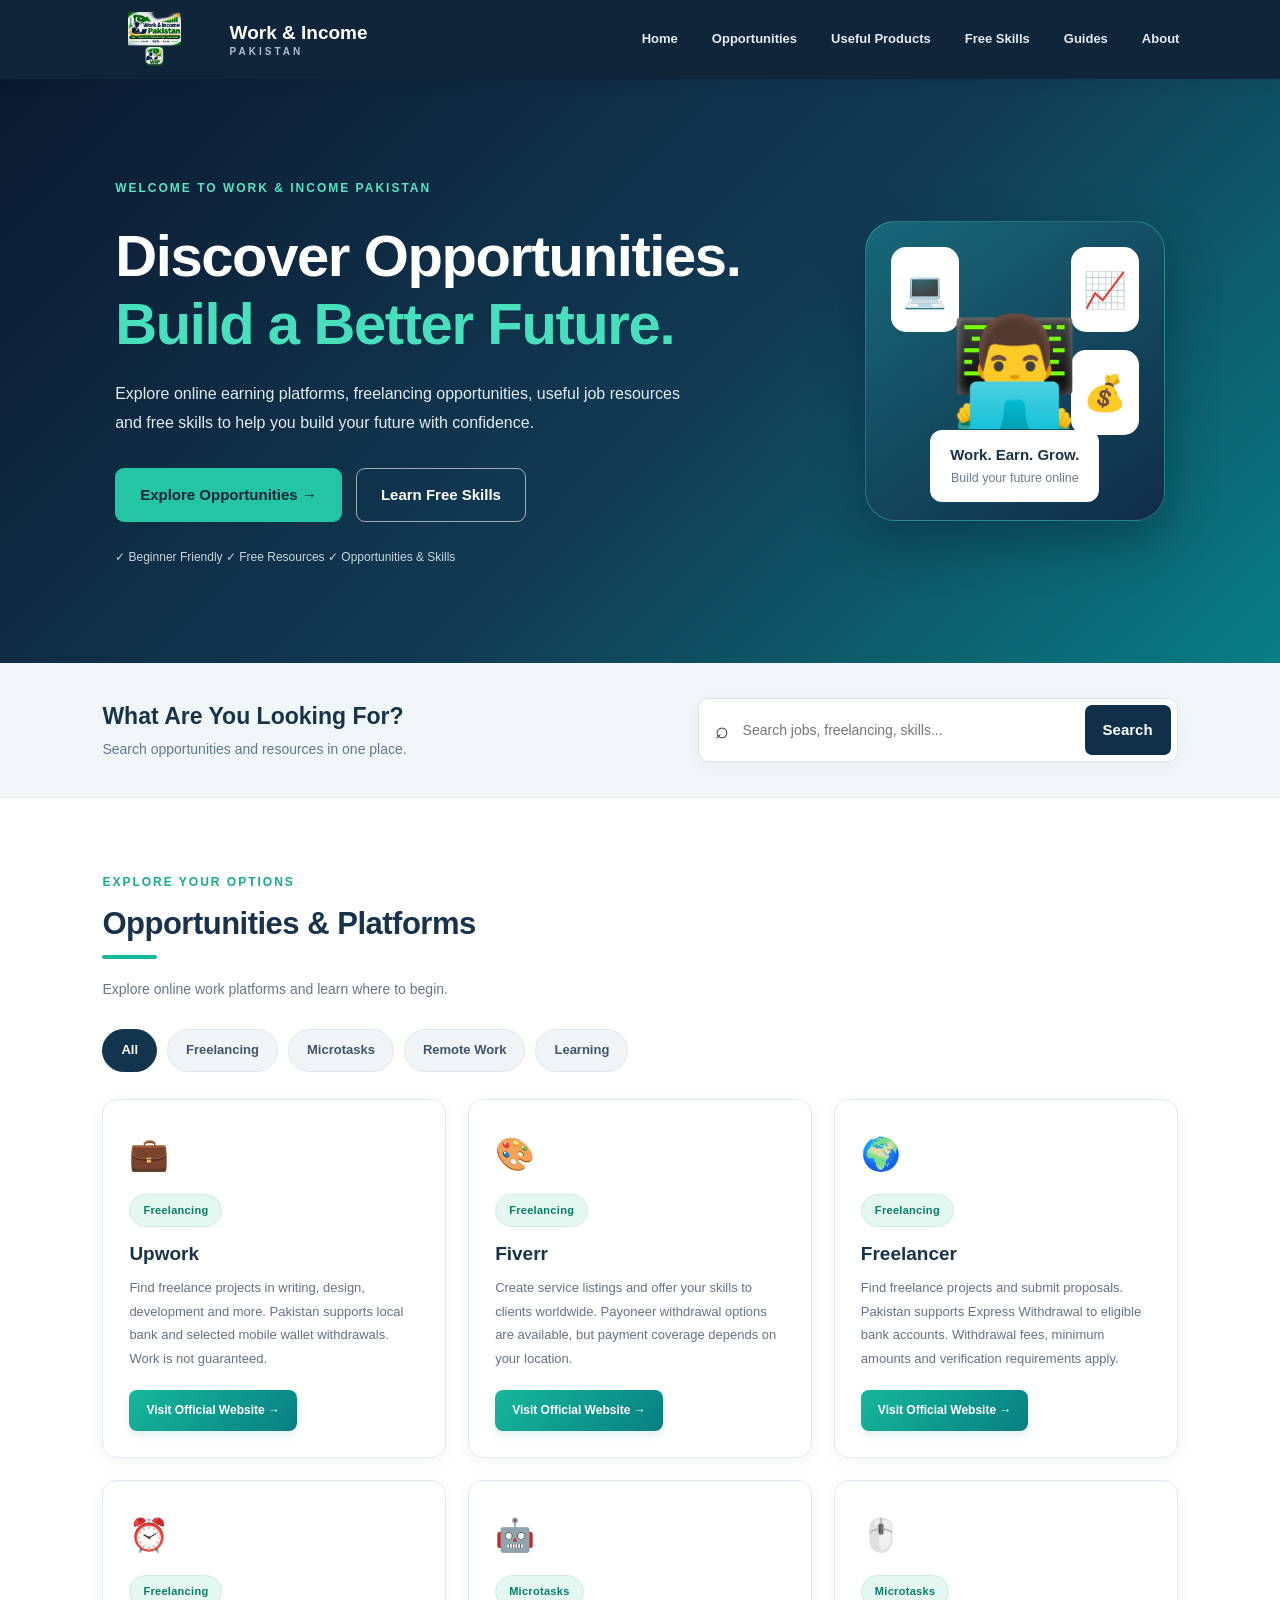
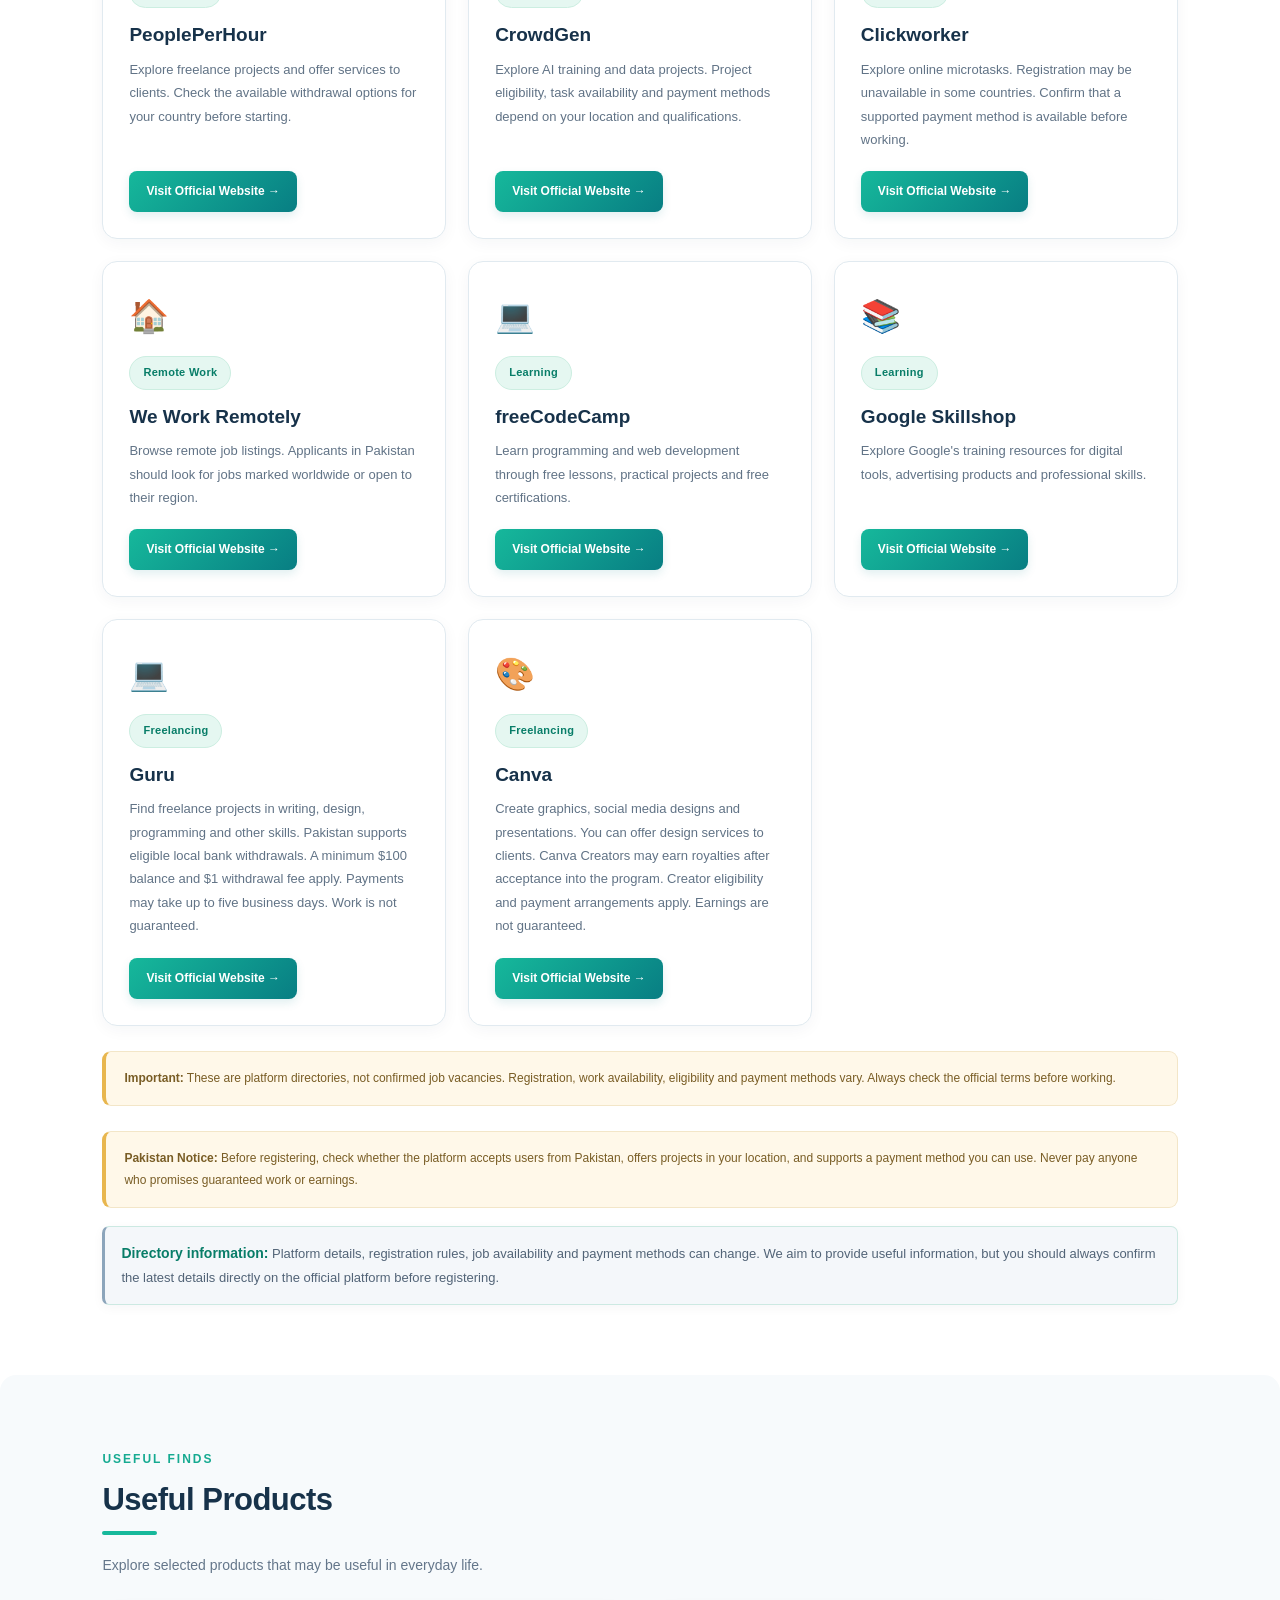
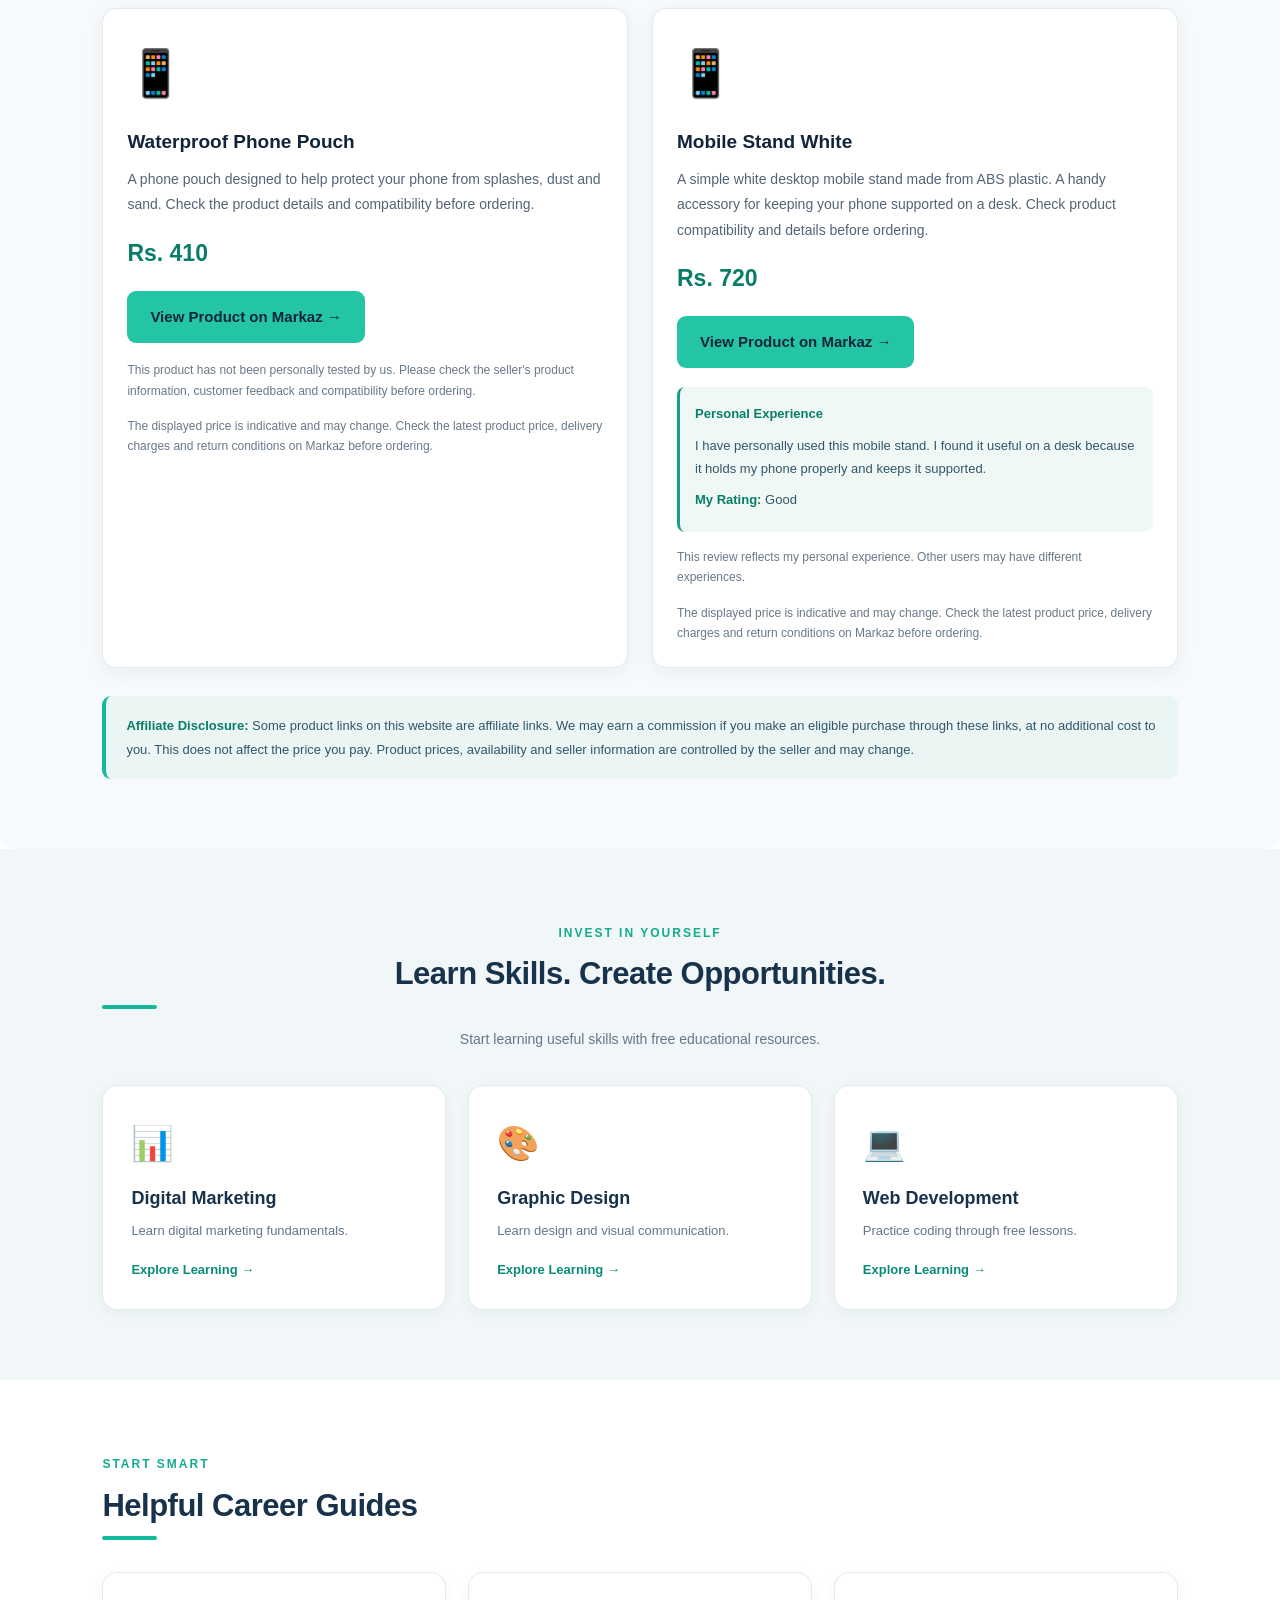
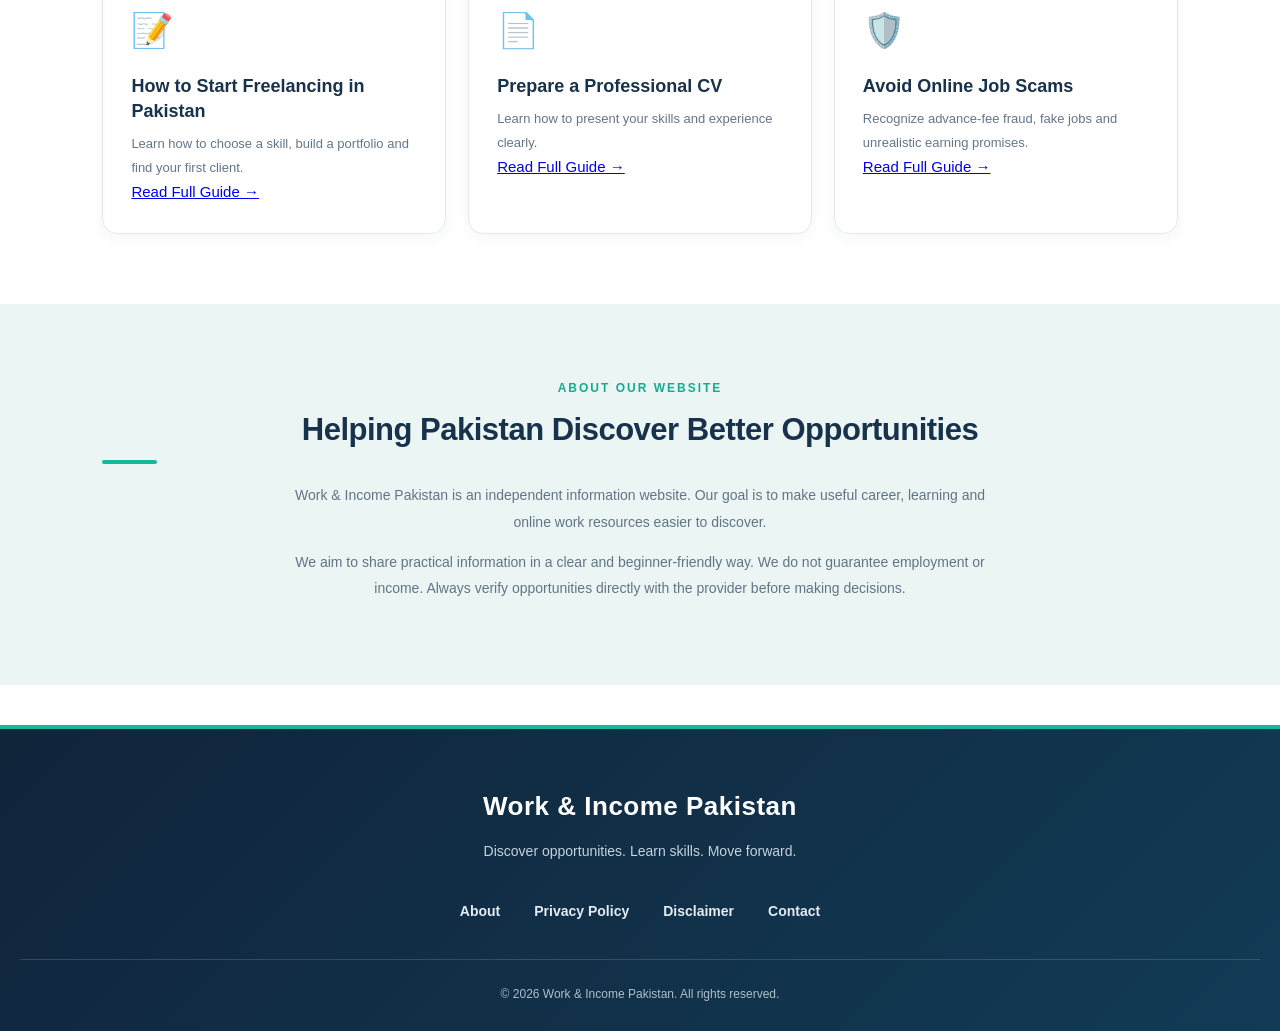
<file: index.html>
<!DOCTYPE html>
<html lang="en">

<head>

  <!-- GOOGLE ANALYTICS -->
  <script async src="https://www.googletagmanager.com/gtag/js?id=G-6JBSCC6KHM"></script>
  <script>
    window.dataLayer = window.dataLayer || [];
    function gtag() {
      dataLayer.push(arguments);
    }
    gtag('js', new Date());
    gtag('config', 'G-6JBSCC6KHM');
  </script>

  <!-- GOOGLE SITE VERIFICATION -->
  <meta name="google-site-verification" content="PrSMRGmrHucgTmlH75nwC4zHEcb9s4qR4PNXS0OtFWM">

  <!-- GOOGLE ADSENSE ACCOUNT -->
  <meta name="google-adsense-account" content="ca-pub-8017852211146660">

  <!-- BASIC META -->
  <meta charset="UTF-8">
  <meta name="viewport" content="width=device-width, initial-scale=1.0">
  <meta name="theme-color" content="#10243a">
  <meta name="robots" content="index, follow">

  <!-- SEO -->
  <title>Online Earning & Freelancing in Pakistan | Work & Income</title>

  <meta
    name="description"
    content="Explore online earning platforms, freelancing resources, free learning opportunities, career guides and online safety advice for people in Pakistan."
  >

  <meta
    name="keywords"
    content="online earning Pakistan, freelancing Pakistan, online jobs Pakistan, work from home Pakistan, remote jobs Pakistan, free skills, career guides, CV writing, online job scams"
  >

  <link
    rel="canonical"
    href="https://tahirkhan00089.github.io/work-income-pakistan/"
  >

  <!-- OPEN GRAPH -->
  <meta property="og:type" content="website">
  <meta property="og:title" content="Online Earning & Freelancing in Pakistan | Work & Income">
  <meta
    property="og:description"
    content="Discover online work resources, freelancing platforms, free skills and practical career guides for Pakistan."
  >
  <meta
    property="og:url"
    content="https://tahirkhan00089.github.io/work-income-pakistan/"
  >
  <meta property="og:site_name" content="Work & Income Pakistan">
  <meta property="og:locale" content="en_PK">

  <!-- TWITTER / X -->
  <meta name="twitter:card" content="summary">
  <meta name="twitter:title" content="Work & Income Pakistan">
  <meta
    name="twitter:description"
    content="Explore online earning resources, freelancing skills and practical career guides in Pakistan."
  >

  <!-- WEBSITE ICON -->
  <link rel="icon" href="work-income-logo.png" type="image/png">

  <!-- STRUCTURED DATA -->
  <script type="application/ld+json">
  {
    "@context": "https://schema.org",
    "@type": "WebSite",
    "name": "Work & Income Pakistan",
    "url": "https://tahirkhan00089.github.io/work-income-pakistan/",
    "description": "An independent information website sharing online earning resources, freelancing information, free learning resources and career guides in Pakistan.",
    "inLanguage": "en"
  }
  </script>

  <!-- MAIN STYLESHEET -->
  <link rel="stylesheet" href="styles.css">

  <!-- PROFESSIONAL PRODUCT SECTION STYLES -->
  <style>

    .products-section {
      background: #f7fafc;
      border-radius: 16px;
    }

    .product-grid {
      display: grid;
      grid-template-columns: repeat(auto-fit, minmax(min(100%, 260px), 1fr));
      gap: 24px;
      margin-top: 30px;
      align-items: stretch;
    }

    .product-card {
      display: flex;
      flex-direction: column;
      background: #ffffff;
      border: 1px solid #e3eaf0;
      border-radius: 14px;
      padding: 24px;
      box-shadow: 0 5px 20px rgba(16, 36, 58, 0.06);
      transition: transform 0.2s ease, box-shadow 0.2s ease;
    }

    .product-card:hover {
      transform: translateY(-4px);
      box-shadow: 0 10px 26px rgba(16, 36, 58, 0.10);
    }

    .product-icon {
      font-size: 46px;
      margin-bottom: 15px;
    }

    .product-card h3 {
      color: #10243a;
      font-size: 19px;
      line-height: 1.4;
      margin-bottom: 12px;
    }

    .product-description {
      color: #526477;
      font-size: 14px;
      line-height: 1.8;
      margin-bottom: 15px;
    }

    .product-price {
      color: #087d68;
      font-size: 23px;
      font-weight: 700;
      margin-bottom: 18px;
    }

    .product-card .primary-btn {
      display: inline-block;
      width: fit-content;
      max-width: 100%;
      text-align: center;
      text-decoration: none;
      margin-bottom: 2px;
    }

    .product-note {
      color: #68798a;
      font-size: 12px;
      line-height: 1.7;
      margin-top: 15px;
    }

    .product-review {
      background: #f0f8f6;
      border-left: 3px solid #16a085;
      padding: 15px;
      border-radius: 8px;
      color: #31566a;
      font-size: 13px;
      line-height: 1.8;
      margin-top: 17px;
    }

    .product-review strong {
      color: #087d68;
    }

    .product-review p {
      margin-top: 8px;
      margin-bottom: 5px;
    }

    .affiliate-disclosure {
      margin-top: 28px;
      padding: 18px 20px;
      background: #eaf5f4;
      border-left: 4px solid #16b89b;
      border-radius: 9px;
      color: #31566a;
      font-size: 13px;
      line-height: 1.8;
    }

    .affiliate-disclosure strong {
      color: #087d68;
    }

    .verification-note {
      background: #f4f7fa;
      border-left: 3px solid #8ca5bb;
      padding: 14px 16px;
      border-radius: 7px;
      color: #526477;
      font-size: 13px;
      line-height: 1.8;
      margin-top: 18px;
    }

    .skip-link {
      position: absolute;
      left: -9999px;
      top: 10px;
      z-index: 9999;
      background: #ffffff;
      color: #10243a;
      padding: 12px 16px;
      border-radius: 6px;
    }

    .skip-link:focus {
      left: 10px;
    }

    a:focus-visible,
    button:focus-visible,
    input:focus-visible {
      outline: 3px solid #16a085;
      outline-offset: 3px;
    }

    @media (max-width: 600px) {

      .product-grid {
        grid-template-columns: 1fr;
      }

      .product-card {
        padding: 20px;
      }

      .affiliate-disclosure {
        padding: 15px;
      }

    }

    @media (prefers-reduced-motion: reduce) {

      .product-card {
        transition: none;
      }

      .product-card:hover {
        transform: none;
      }

    }

  </style>

  <!-- JAVASCRIPT -->
  <script src="script.js" defer></script>

</head>

<body>

<a class="skip-link" href="#main-content">Skip to main content</a>

<!-- HEADER -->
<header class="header">

  <a
    class="brand"
    href="#home"
    aria-label="Work and Income Pakistan Home"
  >

    <img
      src="work-income-logo.png"
      alt="Work & Income Pakistan Logo"
      class="brand-logo"
    >

    <span>
      Work <b>& Income</b>
      <small>PAKISTAN</small>
    </span>

  </a>

  <button
    class="menu-toggle"
    id="menuToggle"
    type="button"
    aria-label="Toggle navigation menu"
    aria-expanded="false"
    aria-controls="nav"
  >
    ☰
  </button>

  <nav id="nav" aria-label="Main navigation">

    <a href="#home">Home</a>
    <a href="#opportunities">Opportunities</a>
    <a href="#useful-products">Useful Products</a>
    <a href="#skills">Free Skills</a>
    <a href="#guides">Guides</a>
    <a href="#about">About</a>

  </nav>

</header>

<main id="main-content">

  <!-- HERO SECTION -->
  <section class="hero" id="home">

    <div class="hero-content">

      <span class="eyebrow">
        WELCOME TO WORK & INCOME PAKISTAN
      </span>

      <h1>
        Discover Opportunities.<br>
        <span>Build a Better Future.</span>
      </h1>

      <p>
        Explore online earning platforms, freelancing
        opportunities, useful job resources and free skills
        to help you build your future with confidence.
      </p>

      <div class="hero-buttons">

        <a href="#opportunities" class="primary-btn">
          Explore Opportunities →
        </a>

        <a href="#skills" class="secondary-btn">
          Learn Free Skills
        </a>

      </div>

      <div class="trust-note">

        <span>✓ Beginner Friendly</span>
        <span>✓ Free Resources</span>
        <span>✓ Opportunities & Skills</span>

      </div>

    </div>

    <div class="hero-art">

      <div class="work-illustration">

        <div class="work-icon">💻</div>
        <div class="growth-chart">📈</div>
        <div class="money-icon">💰</div>
        <div class="work-person">👨‍💻</div>

        <div class="work-caption">
          <strong>Work. Earn. Grow.</strong>
          <small>Build your future online</small>
        </div>

      </div>

    </div>

  </section>

  <!-- SEARCH SECTION -->
  <section class="search-section">

    <div>

      <h2>What Are You Looking For?</h2>

      <p>
        Search opportunities and resources in one place.
      </p>

    </div>

    <div class="search-box">

      <span aria-hidden="true">⌕</span>

      <input
        id="searchInput"
        type="search"
        placeholder="Search jobs, freelancing, skills..."
        aria-label="Search jobs, freelancing and skills"
      >

      <button id="searchBtn" type="button">
        Search
      </button>

    </div>

  </section>

  <!-- OPPORTUNITIES SECTION -->
  <section class="section" id="opportunities">

    <div class="section-heading">

      <div>

        <span class="eyebrow">EXPLORE YOUR OPTIONS</span>

        <h2>Opportunities & Platforms</h2>

        <p>
          Explore online work platforms and learn where to begin.
        </p>

      </div>

    </div>

    <div class="filters" id="filters">

      <button class="filter active" type="button" data-category="All">
        All
      </button>

      <button class="filter" type="button" data-category="Freelancing">
        Freelancing
      </button>

      <button class="filter" type="button" data-category="Microtasks">
        Microtasks
      </button>

      <button class="filter" type="button" data-category="Remote Work">
        Remote Work
      </button>

      <button class="filter" type="button" data-category="Learning">
        Learning
      </button>

    </div>

    <div
      id="opportunityList"
      class="cards"
      aria-live="polite"
    ></div>

    <p id="emptyMessage" class="empty hidden">
      No matching resources found. Try another search.
    </p>

    <p class="disclaimer">

      <strong>Important:</strong>
      These are platform directories, not confirmed job vacancies.
      Registration, work availability, eligibility and payment
      methods vary. Always check the official terms before working.

    </p>

    <p class="disclaimer">

      <strong>Pakistan Notice:</strong>
      Before registering, check whether the platform accepts
      users from Pakistan, offers projects in your location,
      and supports a payment method you can use. Never pay
      anyone who promises guaranteed work or earnings.

    </p>

    <p class="verification-note">

      <strong>Directory information:</strong>
      Platform details, registration rules, job availability
      and payment methods can change. We aim to provide useful
      information, but you should always confirm the latest
      details directly on the official platform before registering.

    </p>

  </section>

  <!-- USEFUL PRODUCTS / AFFILIATE SECTION -->
  <section
    class="section products-section"
    id="useful-products"
  >

    <div class="section-heading">

      <div>

        <span class="eyebrow">USEFUL FINDS</span>

        <h2>Useful Products</h2>

        <p>
          Explore selected products that may be useful
          in everyday life.
        </p>

      </div>

    </div>

    <div class="product-grid">

      <!-- PRODUCT 1: WATERPROOF PHONE POUCH -->
      <article class="product-card">

        <div class="product-icon" aria-hidden="true">
          📱
        </div>

        <h3>Waterproof Phone Pouch</h3>

        <p class="product-description">
          A phone pouch designed to help protect your phone
          from splashes, dust and sand. Check the product
          details and compatibility before ordering.
        </p>

        <p class="product-price">
          Rs. 410
        </p>

        <a
          href="https://www.markaz.app/shop/product/p/728993?afd=11319"
          class="primary-btn"
          target="_blank"
          rel="sponsored nofollow noopener noreferrer"
          aria-label="View Waterproof Phone Pouch on Markaz"
        >
          View Product on Markaz →
        </a>

        <p class="product-note">
          This product has not been personally tested by us.
          Please check the seller's product information,
          customer feedback and compatibility before ordering.
        </p>

        <p class="product-note">
          The displayed price is indicative and may change.
          Check the latest product price, delivery charges
          and return conditions on Markaz before ordering.
        </p>

      </article>

      <!-- PRODUCT 2: MOBILE STAND WHITE -->
      <article class="product-card">

        <div class="product-icon" aria-hidden="true">
          📱
        </div>

        <h3>Mobile Stand White</h3>

        <p class="product-description">
          A simple white desktop mobile stand made from ABS
          plastic. A handy accessory for keeping your phone
          supported on a desk. Check product compatibility
          and details before ordering.
        </p>

        <p class="product-price">
          Rs. 720
        </p>

        <a
          href="https://www.markaz.app/shop/product/p/757722?afd=11319"
          class="primary-btn"
          target="_blank"
          rel="sponsored nofollow noopener noreferrer"
          aria-label="View Mobile Stand White on Markaz"
        >
          View Product on Markaz →
        </a>

        <!-- PERSONAL EXPERIENCE -->
        <div class="product-review">

          <strong>Personal Experience</strong>

          <p>
            I have personally used this mobile stand.
            I found it useful on a desk because it holds
            my phone properly and keeps it supported.
          </p>

          <p>
            <strong>My Rating:</strong> Good
          </p>

        </div>

        <p class="product-note">
          This review reflects my personal experience.
          Other users may have different experiences.
        </p>

        <p class="product-note">
          The displayed price is indicative and may change.
          Check the latest product price, delivery charges
          and return conditions on Markaz before ordering.
        </p>

      </article>

    </div>

    <!-- AFFILIATE DISCLOSURE -->
    <p class="affiliate-disclosure">

      <strong>Affiliate Disclosure:</strong>
      Some product links on this website are affiliate links.
      We may earn a commission if you make an eligible purchase
      through these links, at no additional cost to you.
      This does not affect the price you pay.
      Product prices, availability and seller information
      are controlled by the seller and may change.

    </p>

  </section>

  <!-- FREE SKILLS SECTION -->
  <section class="feature-section" id="skills">

    <span class="eyebrow">INVEST IN YOURSELF</span>

    <h2>Learn Skills. Create Opportunities.</h2>

    <p>
      Start learning useful skills with free educational resources.
    </p>

    <div class="feature-grid">

      <a
        class="feature-card"
        href="https://skillshop.withgoogle.com/"
        target="_blank"
        rel="noopener noreferrer"
      >

        <span aria-hidden="true">📊</span>

        <h3>Digital Marketing</h3>

        <p>
          Learn digital marketing fundamentals.
        </p>

        <b>Explore Learning →</b>

      </a>

      <a
        class="feature-card"
        href="https://www.canva.com/designschool/"
        target="_blank"
        rel="noopener noreferrer"
      >

        <span aria-hidden="true">🎨</span>

        <h3>Graphic Design</h3>

        <p>
          Learn design and visual communication.
        </p>

        <b>Explore Learning →</b>

      </a>

      <a
        class="feature-card"
        href="https://www.freecodecamp.org/"
        target="_blank"
        rel="noopener noreferrer"
      >

        <span aria-hidden="true">💻</span>

        <h3>Web Development</h3>

        <p>
          Practice coding through free lessons.
        </p>

        <b>Explore Learning →</b>

      </a>

    </div>

  </section>

  <!-- CAREER GUIDES SECTION -->
  <section class="section guides" id="guides">

    <span class="eyebrow">START SMART</span>

    <h2>Helpful Career Guides</h2>

    <div class="guide-grid">

      <article>

        <span aria-hidden="true">📝</span>

        <h3>How to Start Freelancing in Pakistan</h3>

        <p>
          Learn how to choose a skill, build a portfolio
          and find your first client.
        </p>

        <a href="freelancing-guide.html">
          Read Full Guide →
        </a>

      </article>

      <article>

        <span aria-hidden="true">📄</span>

        <h3>Prepare a Professional CV</h3>

        <p>
          Learn how to present your skills and experience clearly.
        </p>

        <a href="cv-guide.html">
          Read Full Guide →
        </a>

      </article>

      <article>

        <span aria-hidden="true">🛡️</span>

        <h3>Avoid Online Job Scams</h3>

        <p>
          Recognize advance-fee fraud, fake jobs
          and unrealistic earning promises.
        </p>

        <a href="scam-guide.html">
          Read Full Guide →
        </a>

      </article>

    </div>

  </section>

  <!-- ABOUT SECTION -->
  <section class="about-section" id="about">

    <span class="eyebrow">ABOUT OUR WEBSITE</span>

    <h2>Helping Pakistan Discover Better Opportunities</h2>

    <p>
      Work & Income Pakistan is an independent information website.
      Our goal is to make useful career, learning and online work
      resources easier to discover.
    </p>

    <p>
      We aim to share practical information in a clear and
      beginner-friendly way. We do not guarantee employment
      or income. Always verify opportunities directly with
      the provider before making decisions.
    </p>

  </section>

</main>

<!-- FOOTER -->
<footer class="site-footer">

  <div class="footer-brand">
    Work & Income Pakistan
  </div>

  <p class="footer-tagline">
    Discover opportunities. Learn skills. Move forward.
  </p>

  <div class="footer-links">

    <a href="about.html">About</a>

    <a href="privacy.html">Privacy Policy</a>

    <a href="disclaimer.html">Disclaimer</a>

    <a href="contact.html">Contact</a>

  </div>

  <div class="footer-bottom">

    <small>
      © <span id="year"></span> Work & Income Pakistan.
      All rights reserved.
    </small>

  </div>

</footer>

</body>
</html>
</file>
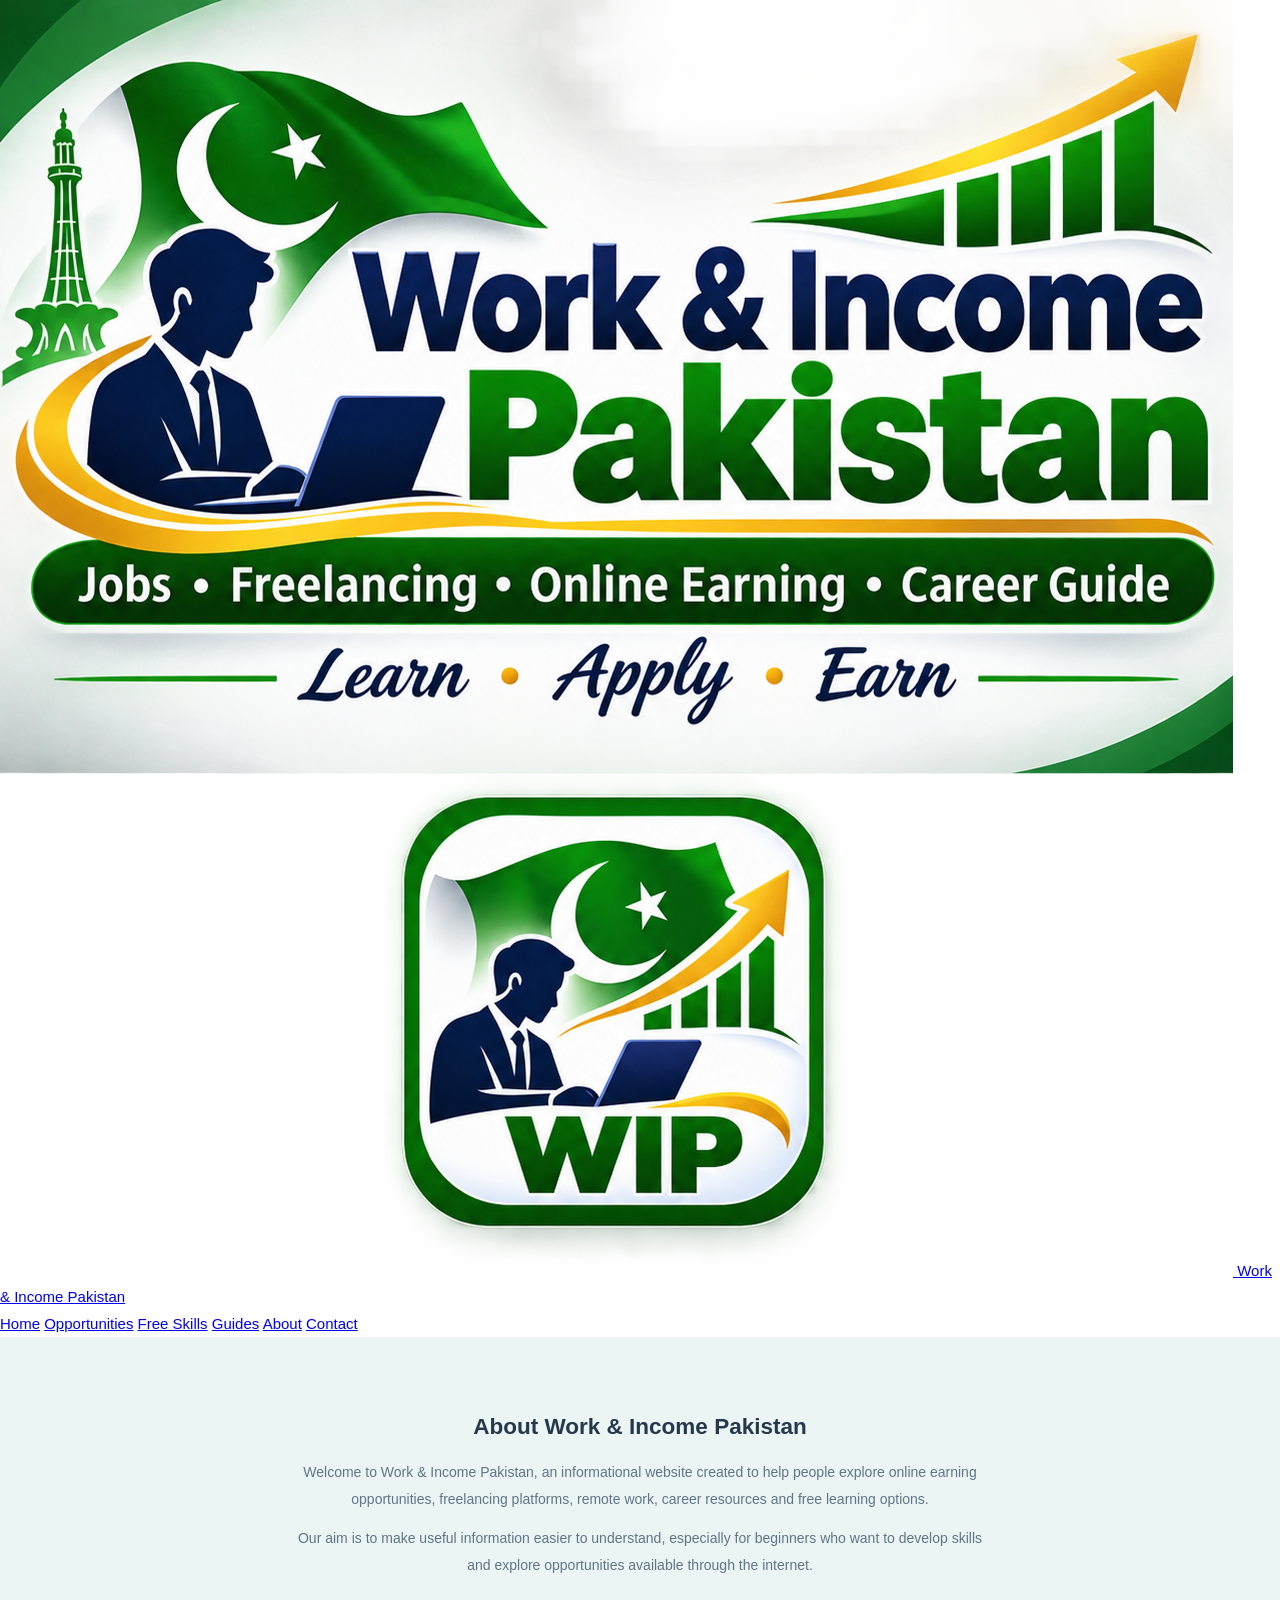
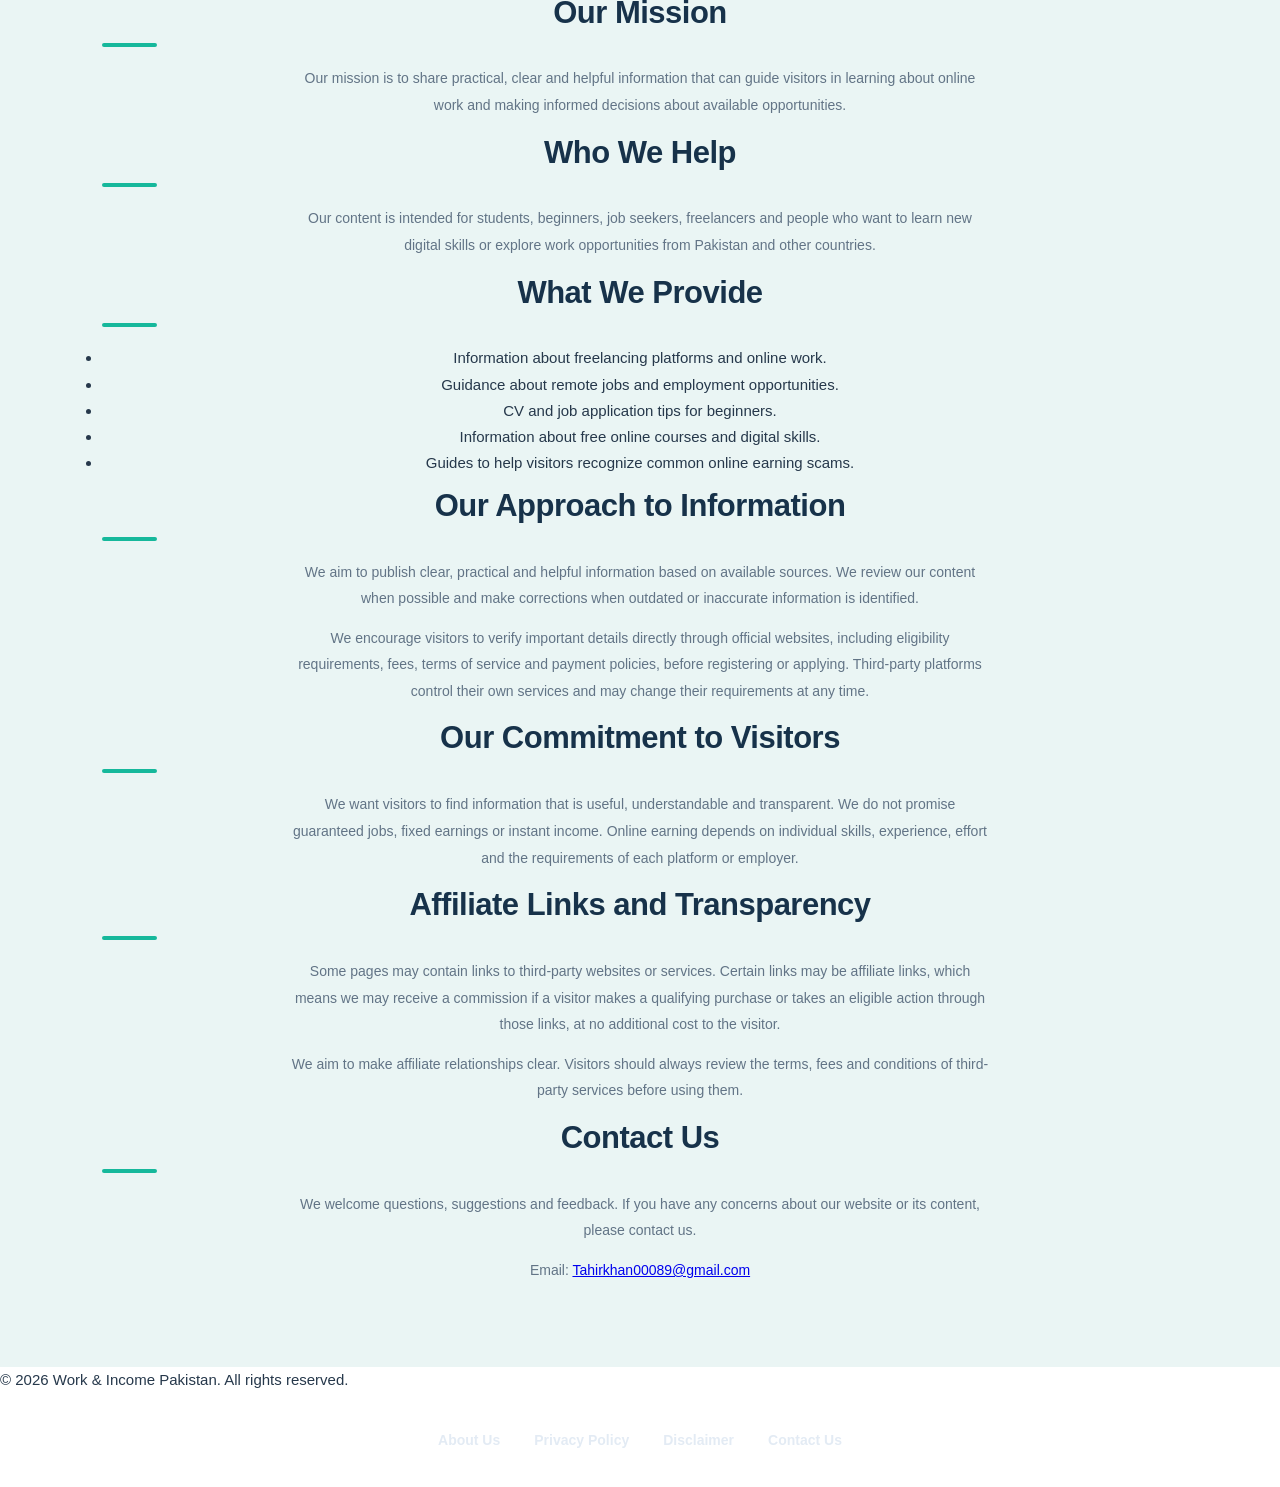
<file: about.html>
<!DOCTYPE html>
<html lang="en">
<head>
    <meta charset="UTF-8">
    <meta name="viewport" content="width=device-width, initial-scale=1.0">

    <title>About Us | Work & Income Pakistan</title>

    <meta name="description" content="Learn about Work & Income Pakistan, our mission, and our commitment to sharing useful information about online earning, freelancing, remote jobs and free learning resources.">

    <meta name="robots" content="index, follow">
    <meta name="theme-color" content="#0b1f3a">

    <link rel="canonical" href="https://tahirkhan00089.github.io/work-income-pakistan/about.html">

    <meta property="og:title" content="About Us | Work & Income Pakistan">
    <meta property="og:description" content="Learn about our mission to help people discover online earning opportunities, freelancing platforms, remote jobs and free learning resources.">
    <meta property="og:type" content="website">
    <meta property="og:url" content="https://tahirkhan00089.github.io/work-income-pakistan/about.html">

    <meta name="twitter:card" content="summary">
    <meta name="twitter:title" content="About Us | Work & Income Pakistan">
    <meta name="twitter:description" content="Learn about Work & Income Pakistan and the information we provide.">

    <link rel="icon" type="image/png" href="work-income-logo.png">
    <link rel="stylesheet" href="styles.css">

    <!-- Google Analytics -->
    <script async src="https://www.googletagmanager.com/gtag/js?id=G-6JBSCC6KHM"></script>
    <script>
        window.dataLayer = window.dataLayer || [];
        function gtag(){dataLayer.push(arguments);}
        gtag('js', new Date());
        gtag('config', 'G-6JBSCC6KHM');
    </script>
</head>

<body>

    <!-- Website Header -->
    <header>
        <div class="container">
            <div class="logo">
                <a href="index.html">
                    <img src="work-income-logo.png" alt="Work & Income Pakistan Logo">
                    <span>Work & Income Pakistan</span>
                </a>
            </div>

            <nav>
                <a href="index.html">Home</a>
                <a href="index.html#opportunities">Opportunities</a>
                <a href="index.html#skills">Free Skills</a>
                <a href="index.html#guides">Guides</a>
                <a href="about.html" aria-current="page">About</a>
                <a href="contact.html">Contact</a>
            </nav>
        </div>
    </header>

    <!-- Main Content -->
    <main class="container">
        <section class="about-section">

            <h1>About Work & Income Pakistan</h1>

            <p>
                Welcome to Work & Income Pakistan, an informational
                website created to help people explore online earning
                opportunities, freelancing platforms, remote work,
                career resources and free learning options.
            </p>

            <p>
                Our aim is to make useful information easier to
                understand, especially for beginners who want to
                develop skills and explore opportunities available
                through the internet.
            </p>

            <h2>Our Mission</h2>

            <p>
                Our mission is to share practical, clear and helpful
                information that can guide visitors in learning about
                online work and making informed decisions about
                available opportunities.
            </p>

            <h2>Who We Help</h2>

            <p>
                Our content is intended for students, beginners,
                job seekers, freelancers and people who want to learn
                new digital skills or explore work opportunities
                from Pakistan and other countries.
            </p>

            <h2>What We Provide</h2>

            <ul>
                <li>Information about freelancing platforms and online work.</li>
                <li>Guidance about remote jobs and employment opportunities.</li>
                <li>CV and job application tips for beginners.</li>
                <li>Information about free online courses and digital skills.</li>
                <li>Guides to help visitors recognize common online earning scams.</li>
            </ul>

            <h2>Our Approach to Information</h2>

            <p>
                We aim to publish clear, practical and helpful
                information based on available sources. We review
                our content when possible and make corrections
                when outdated or inaccurate information is identified.
            </p>

            <p>
                We encourage visitors to verify important details
                directly through official websites, including
                eligibility requirements, fees, terms of service
                and payment policies, before registering or applying.
                Third-party platforms control their own services
                and may change their requirements at any time.
            </p>

            <h2>Our Commitment to Visitors</h2>

            <p>
                We want visitors to find information that is useful,
                understandable and transparent. We do not promise
                guaranteed jobs, fixed earnings or instant income.
                Online earning depends on individual skills,
                experience, effort and the requirements of each
                platform or employer.
            </p>

            <h2>Affiliate Links and Transparency</h2>

            <p>
                Some pages may contain links to third-party websites
                or services. Certain links may be affiliate links,
                which means we may receive a commission if a visitor
                makes a qualifying purchase or takes an eligible
                action through those links, at no additional cost
                to the visitor.
            </p>

            <p>
                We aim to make affiliate relationships clear.
                Visitors should always review the terms, fees and
                conditions of third-party services before using them.
            </p>

            <h2>Contact Us</h2>

            <p>
                We welcome questions, suggestions and feedback.
                If you have any concerns about our website or its
                content, please contact us.
            </p>

            <p>
                Email:
                <a href="mailto:Tahirkhan00089@gmail.com">
                    Tahirkhan00089@gmail.com
                </a>
            </p>

        </section>
    </main>

    <!-- Website Footer -->
    <footer>
        <div class="container">
            <p>
                &copy; <span id="year">2026</span>
                Work & Income Pakistan. All rights reserved.
            </p>

            <div class="footer-links">
                <a href="about.html">About Us</a>
                <a href="privacy.html">Privacy Policy</a>
                <a href="disclaimer.html">Disclaimer</a>
                <a href="contact.html">Contact Us</a>
            </div>
        </div>
    </footer>

    <script>
        document.getElementById("year").textContent =
            new Date().getFullYear();
    </script>

</body>
</html>
</file>
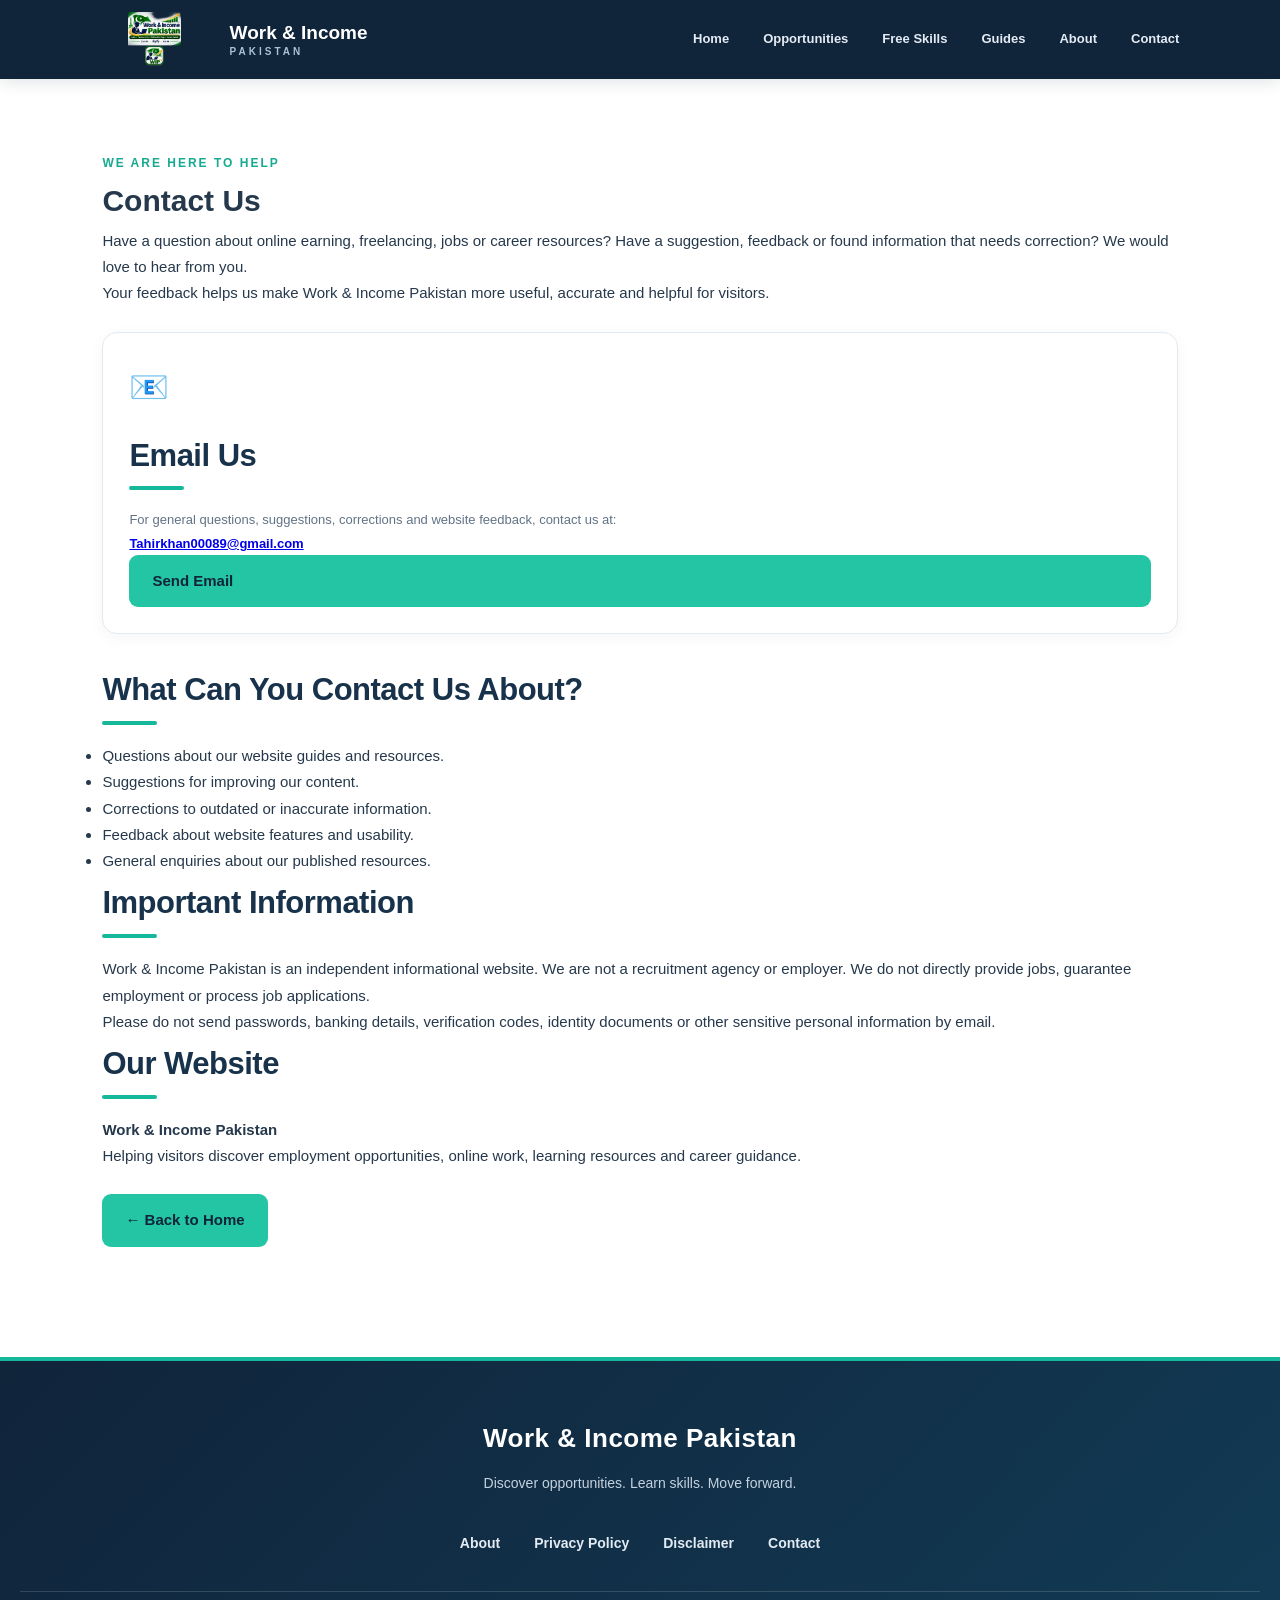
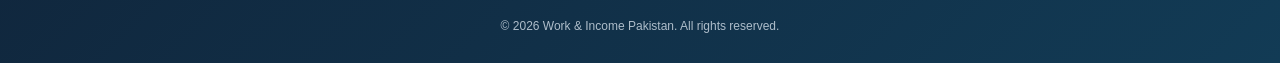
<file: contact.html>
<!DOCTYPE html>
<html lang="en">
<head>

  <!-- Google Analytics -->
  <script async src="https://www.googletagmanager.com/gtag/js?id=G-6JBSCC6KHM"></script>
  <script>
    window.dataLayer = window.dataLayer || [];
    function gtag(){dataLayer.push(arguments);}
    gtag('js', new Date());
    gtag('config', 'G-6JBSCC6KHM');
  </script>

  <meta charset="UTF-8">
  <meta name="viewport" content="width=device-width, initial-scale=1.0">

  <meta name="description" content="Contact Work & Income Pakistan for questions, suggestions, corrections and feedback about online earning, freelancing, jobs and career resources.">

  <meta name="robots" content="index, follow">
  <meta name="theme-color" content="#0b1f3a">

  <title>Contact Us | Work & Income Pakistan</title>

  <link rel="canonical" href="https://tahirkhan00089.github.io/work-income-pakistan/contact.html">

  <meta property="og:type" content="website">
  <meta property="og:title" content="Contact Us | Work & Income Pakistan">
  <meta property="og:description" content="Get in touch with Work & Income Pakistan for questions, suggestions and website enquiries.">
  <meta property="og:url" content="https://tahirkhan00089.github.io/work-income-pakistan/contact.html">
  <meta property="og:site_name" content="Work & Income Pakistan">

  <meta name="twitter:card" content="summary">
  <meta name="twitter:title" content="Contact Us | Work & Income Pakistan">
  <meta name="twitter:description" content="Contact Work & Income Pakistan for questions and feedback.">

  <link rel="icon" type="image/png" href="work-income-logo.png">
  <link rel="stylesheet" href="styles.css">

</head>

<body>

<header class="header">

  <a class="brand" href="index.html">
    <img src="work-income-logo.png"
         alt="Work & Income Pakistan Logo"
         class="brand-logo">
    <span>Work <b>& Income</b><small>PAKISTAN</small></span>
  </a>

  <nav>
    <a href="index.html">Home</a>
    <a href="index.html#opportunities">Opportunities</a>
    <a href="index.html#skills">Free Skills</a>
    <a href="index.html#guides">Guides</a>
    <a href="about.html">About</a>
    <a href="contact.html" aria-current="page">Contact</a>
  </nav>

</header>

<main class="section">

  <span class="eyebrow">WE ARE HERE TO HELP</span>

  <h1>Contact Us</h1>

  <p>
    Have a question about online earning, freelancing, jobs or
    career resources? Have a suggestion, feedback or found
    information that needs correction? We would love to hear
    from you.
  </p>

  <p>
    Your feedback helps us make Work & Income Pakistan
    more useful, accurate and helpful for visitors.
  </p>

  <div class="opportunity-card" style="margin-top:25px;">

    <div class="card-icon">📧</div>

    <h2>Email Us</h2>

    <p>
      For general questions, suggestions, corrections
      and website feedback, contact us at:
    </p>

    <p>
      <strong>
        <a href="mailto:Tahirkhan00089@gmail.com">
          Tahirkhan00089@gmail.com
        </a>
      </strong>
    </p>

    <a class="primary-btn"
       href="mailto:Tahirkhan00089@gmail.com">
      Send Email
    </a>

  </div>

  <h2 style="margin-top:35px;">What Can You Contact Us About?</h2>

  <ul>
    <li>Questions about our website guides and resources.</li>
    <li>Suggestions for improving our content.</li>
    <li>Corrections to outdated or inaccurate information.</li>
    <li>Feedback about website features and usability.</li>
    <li>General enquiries about our published resources.</li>
  </ul>

  <h2>Important Information</h2>

  <p>
    Work & Income Pakistan is an independent informational
    website. We are not a recruitment agency or employer.
    We do not directly provide jobs, guarantee employment
    or process job applications.
  </p>

  <p>
    Please do not send passwords, banking details,
    verification codes, identity documents or other
    sensitive personal information by email.
  </p>

  <h2>Our Website</h2>

  <p><strong>Work & Income Pakistan</strong></p>

  <p>
    Helping visitors discover employment opportunities,
    online work, learning resources and career guidance.
  </p>

  <p style="margin-top:25px;">
    <a href="index.html" class="primary-btn">
      ← Back to Home
    </a>
  </p>

</main>

<footer class="site-footer">

  <div class="footer-brand">Work & Income Pakistan</div>

  <p class="footer-tagline">
    Discover opportunities. Learn skills. Move forward.
  </p>

  <div class="footer-links">
    <a href="about.html">About</a>
    <a href="privacy.html">Privacy Policy</a>
    <a href="disclaimer.html">Disclaimer</a>
    <a href="contact.html">Contact</a>
  </div>

  <div class="footer-bottom">
    <small>
      © <span id="year"></span> Work & Income Pakistan.
      All rights reserved.
    </small>
  </div>

</footer>

<script>
  document.getElementById("year").textContent =
    new Date().getFullYear();
</script>

</body>
</html>
</file>
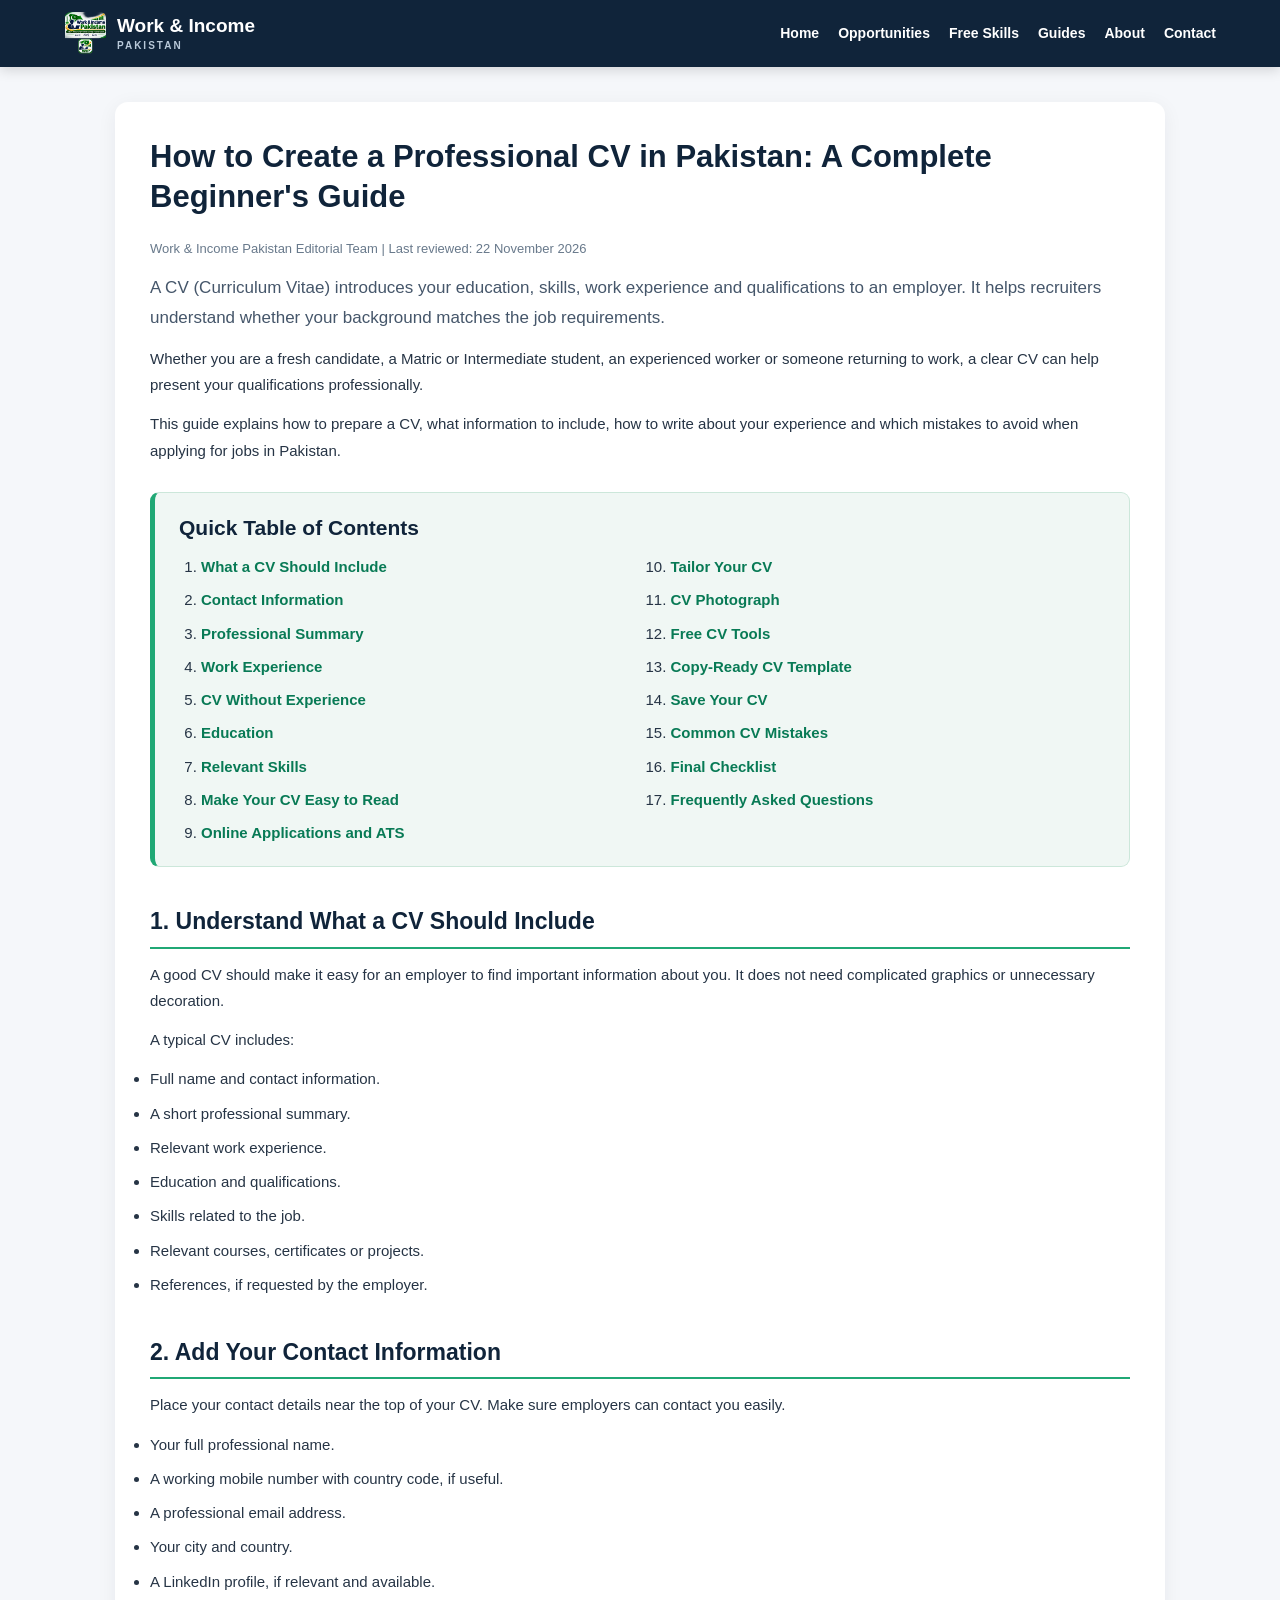
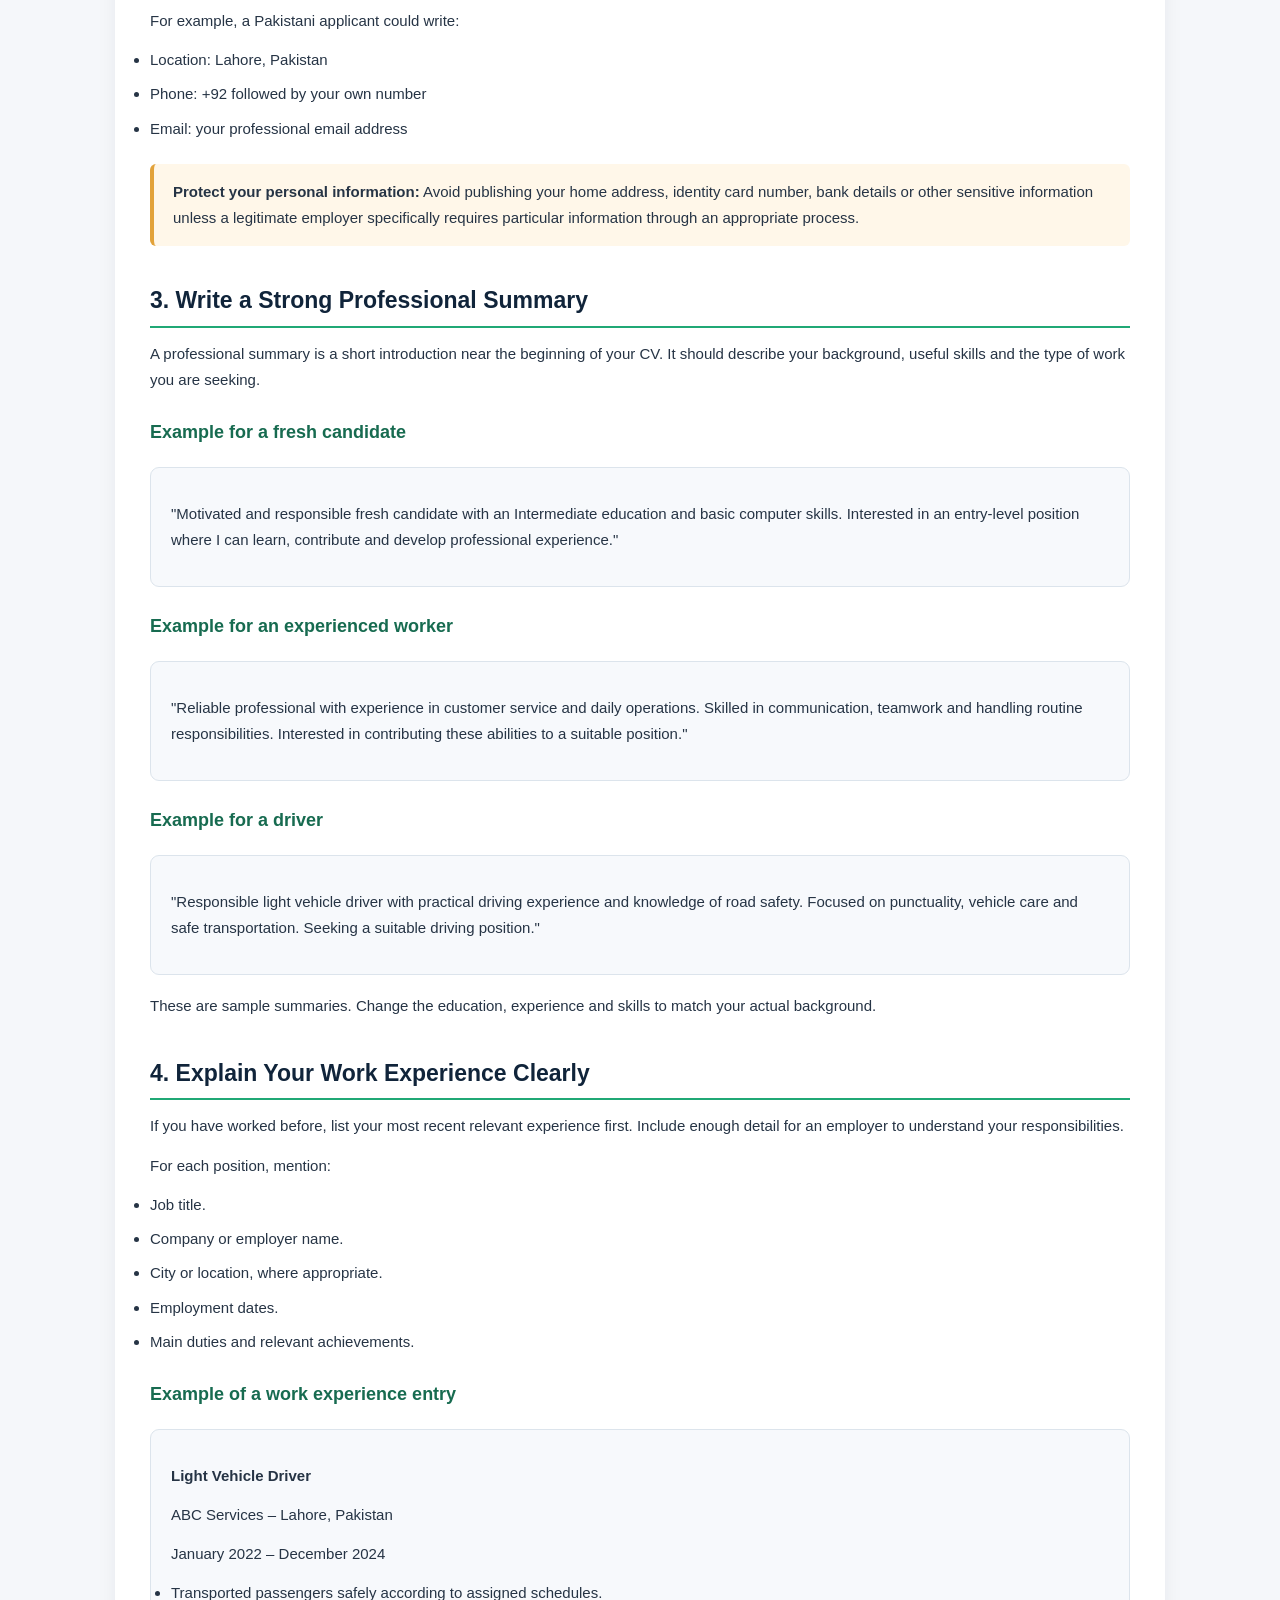
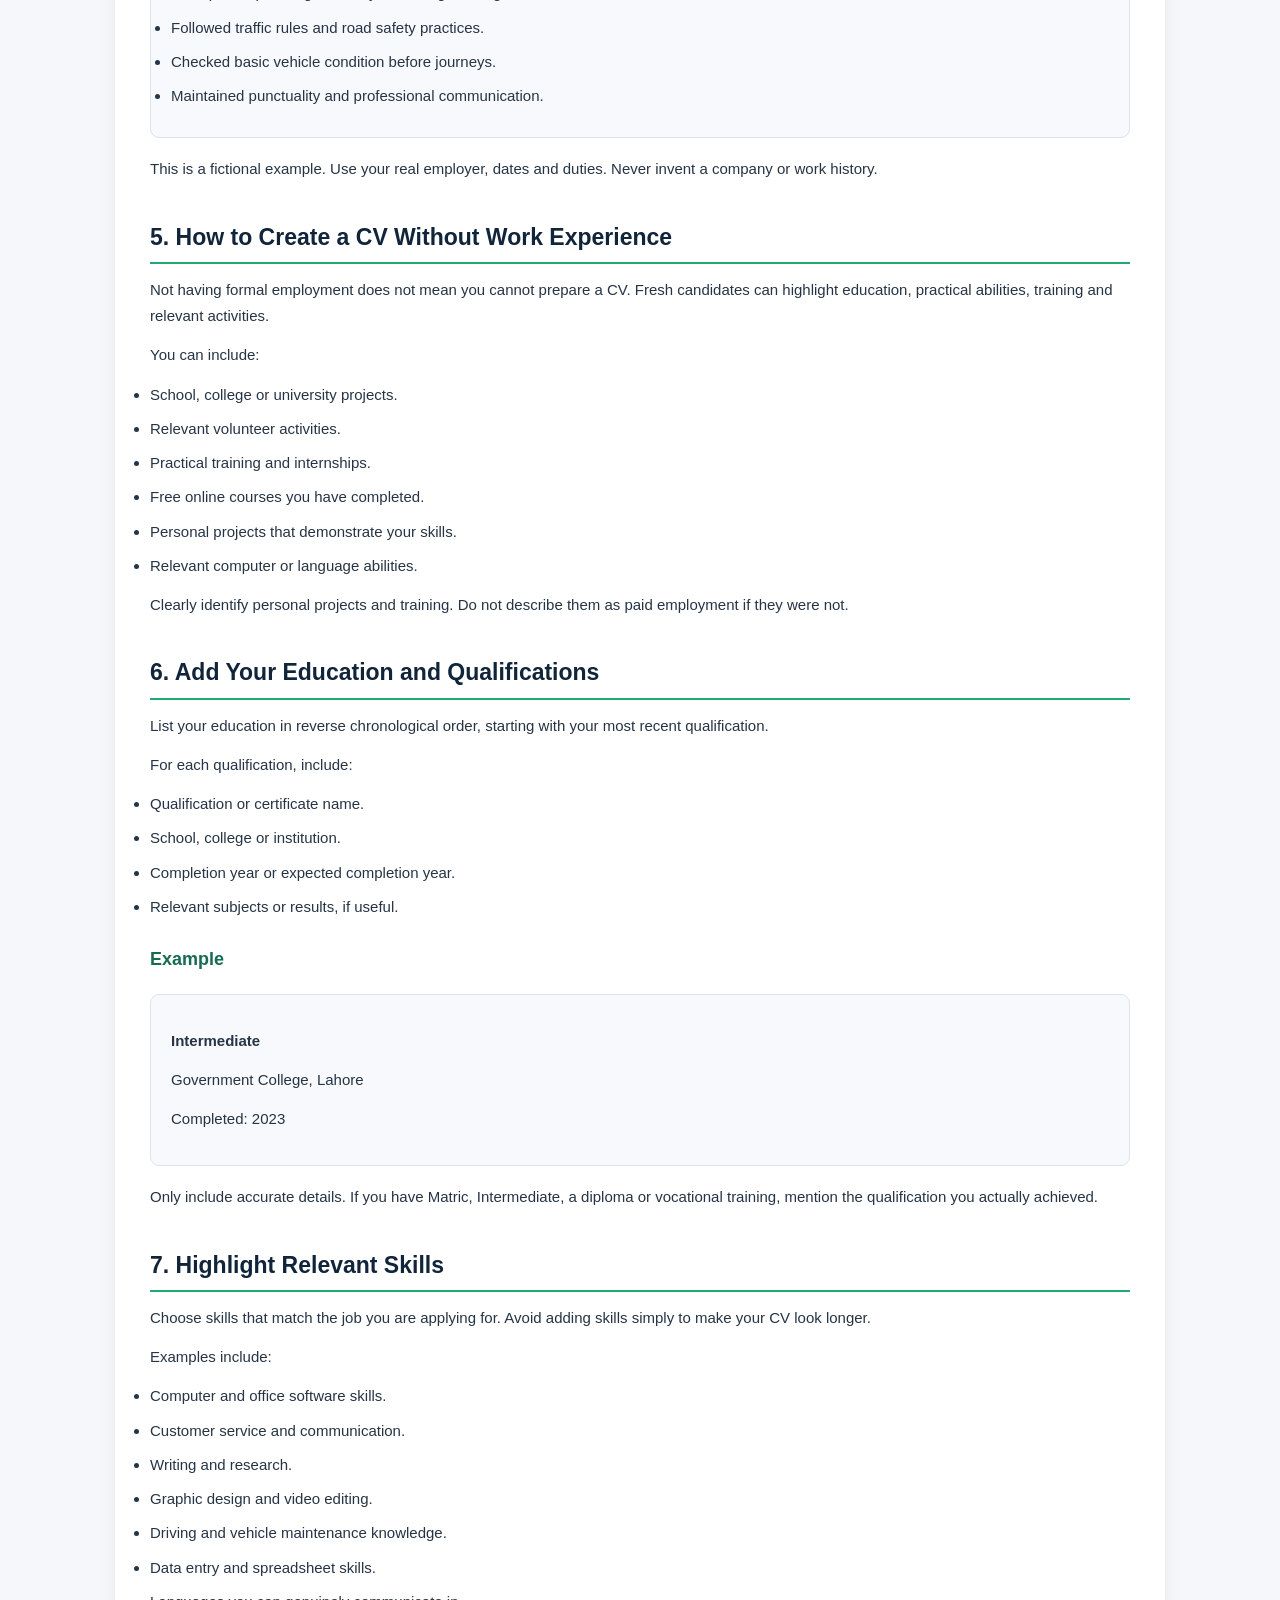
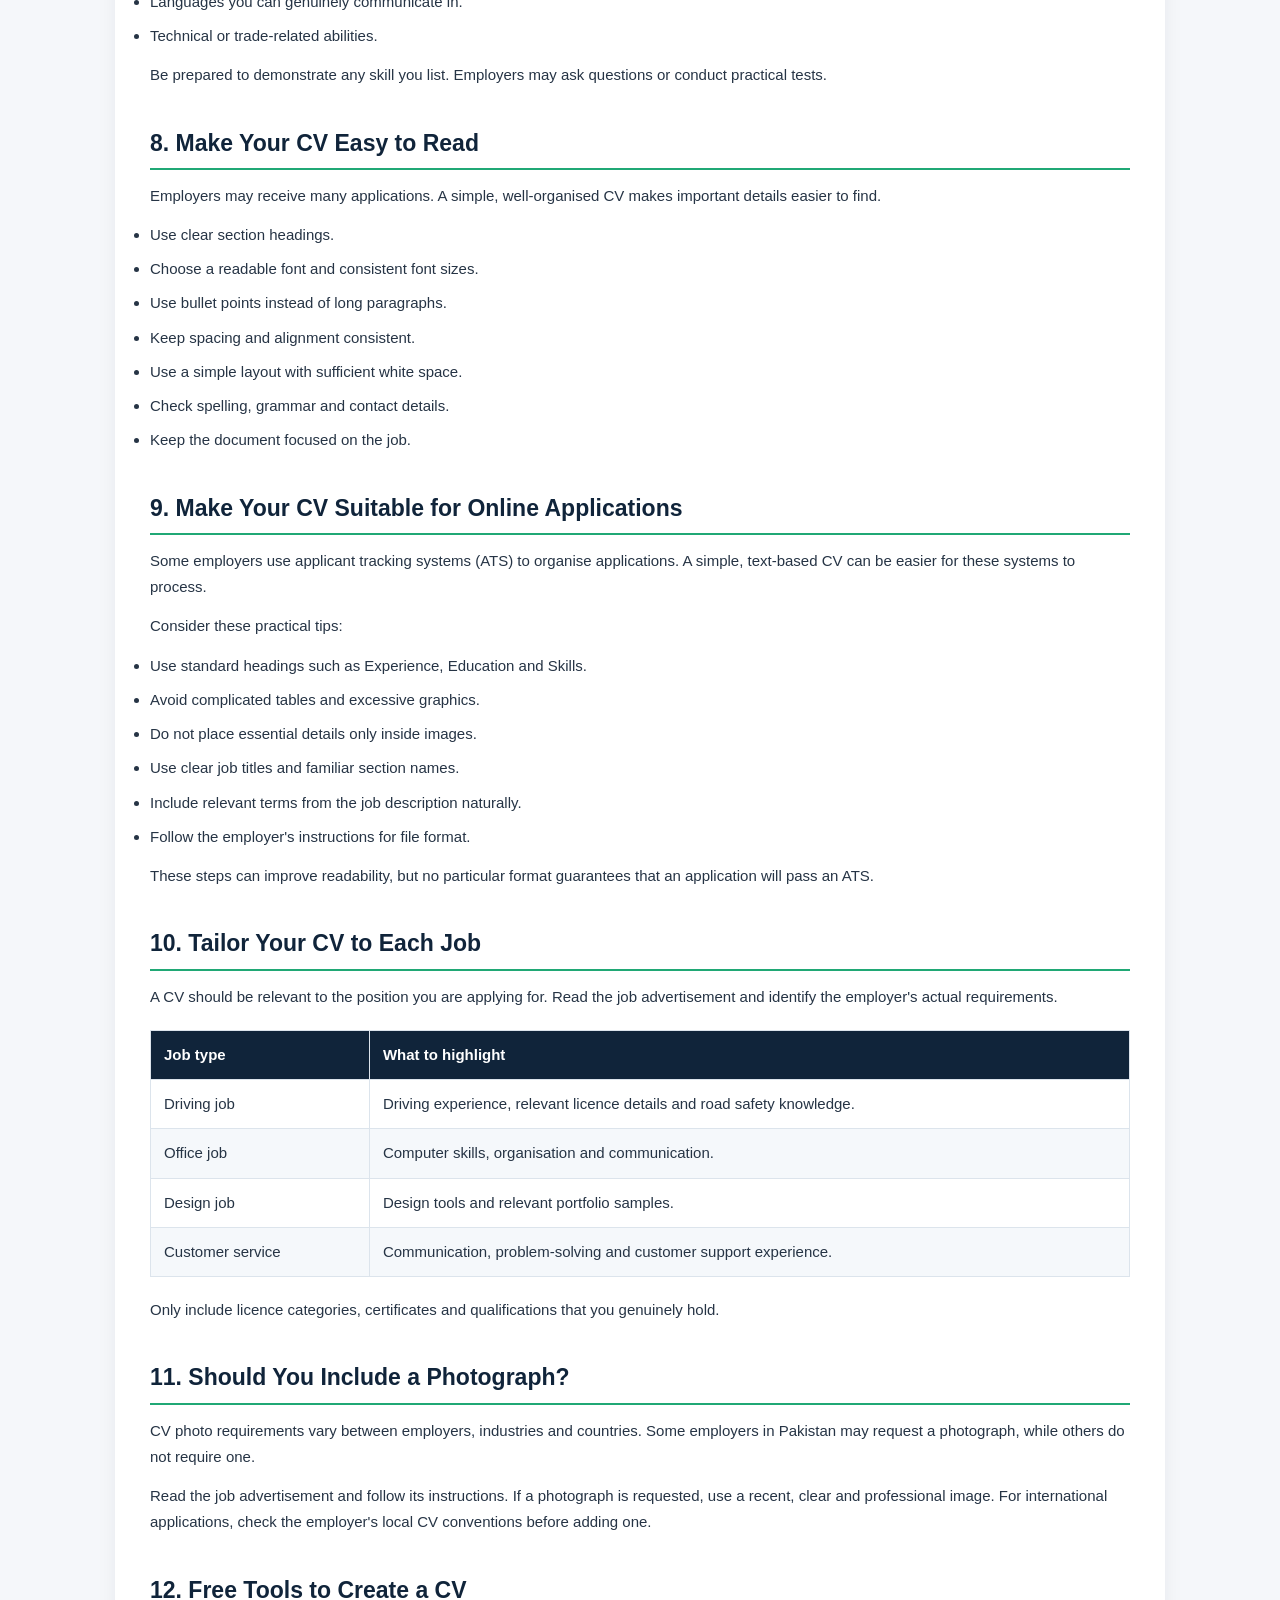
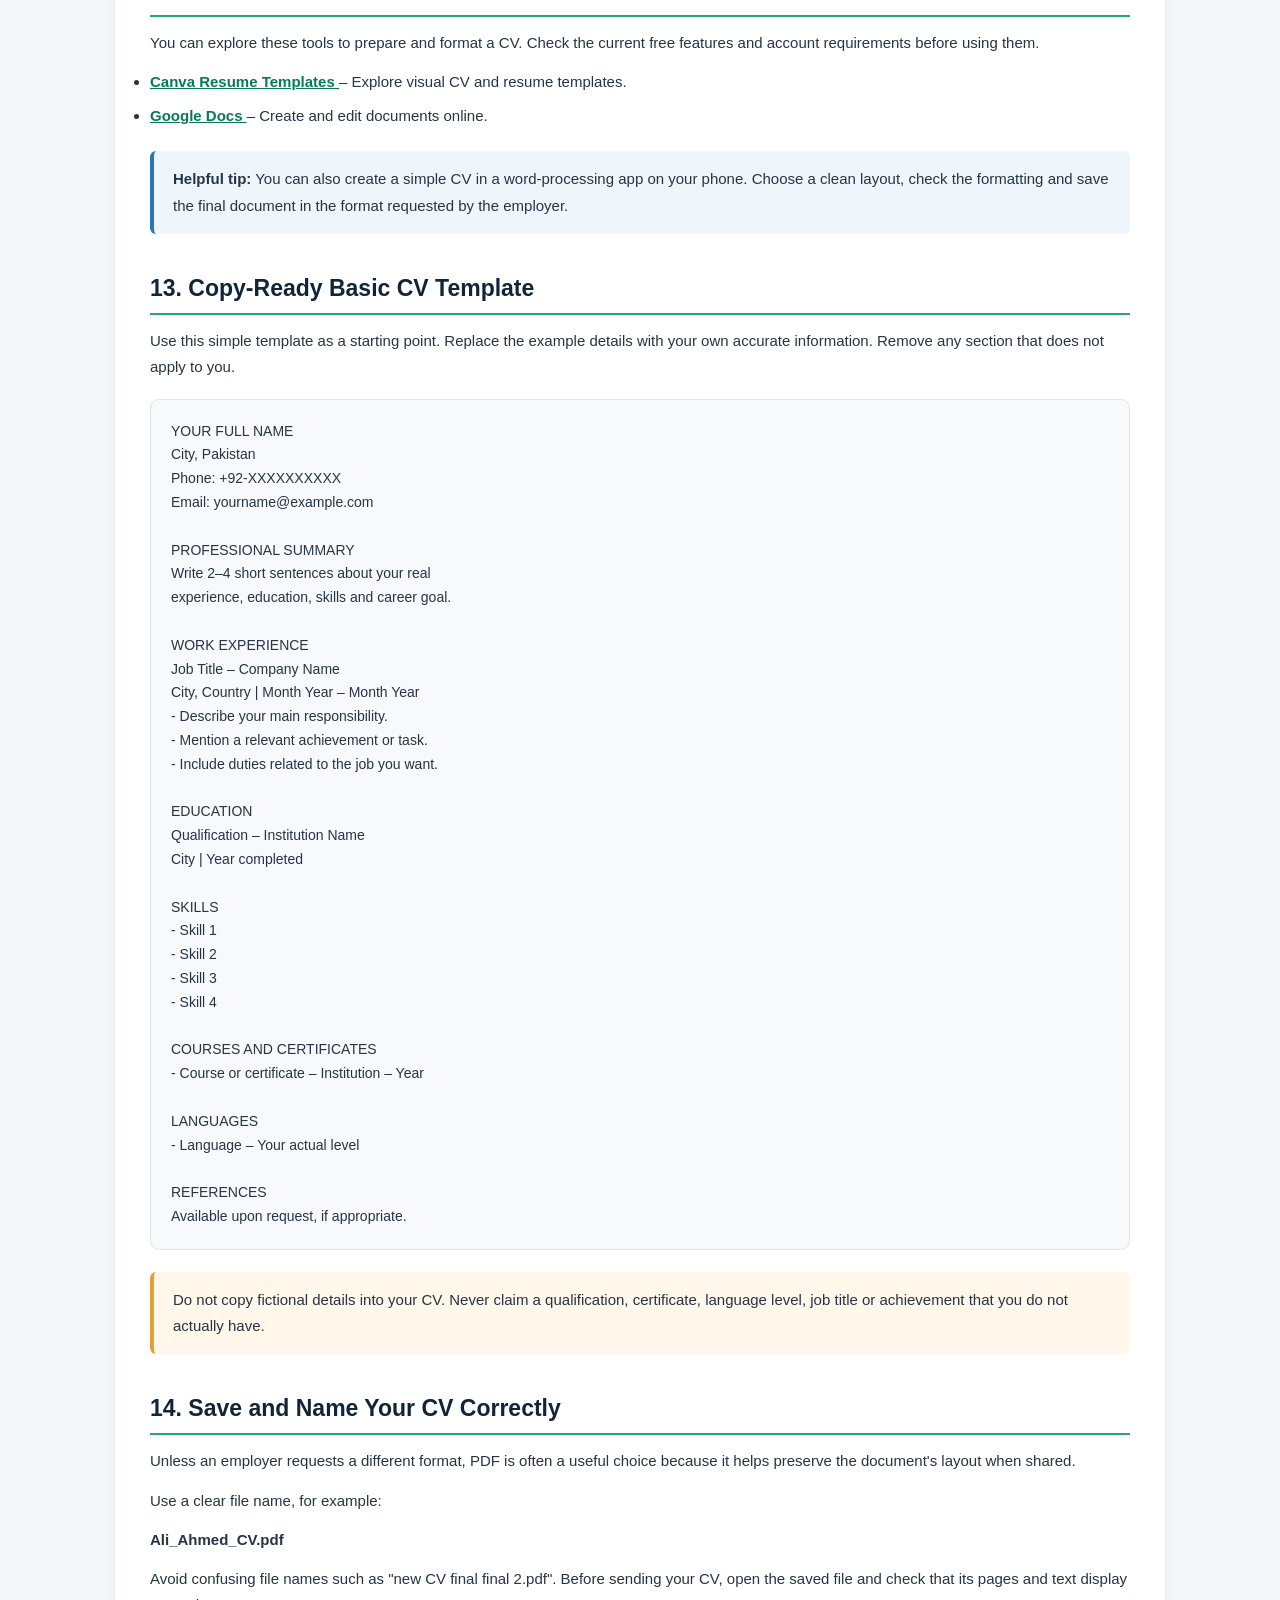
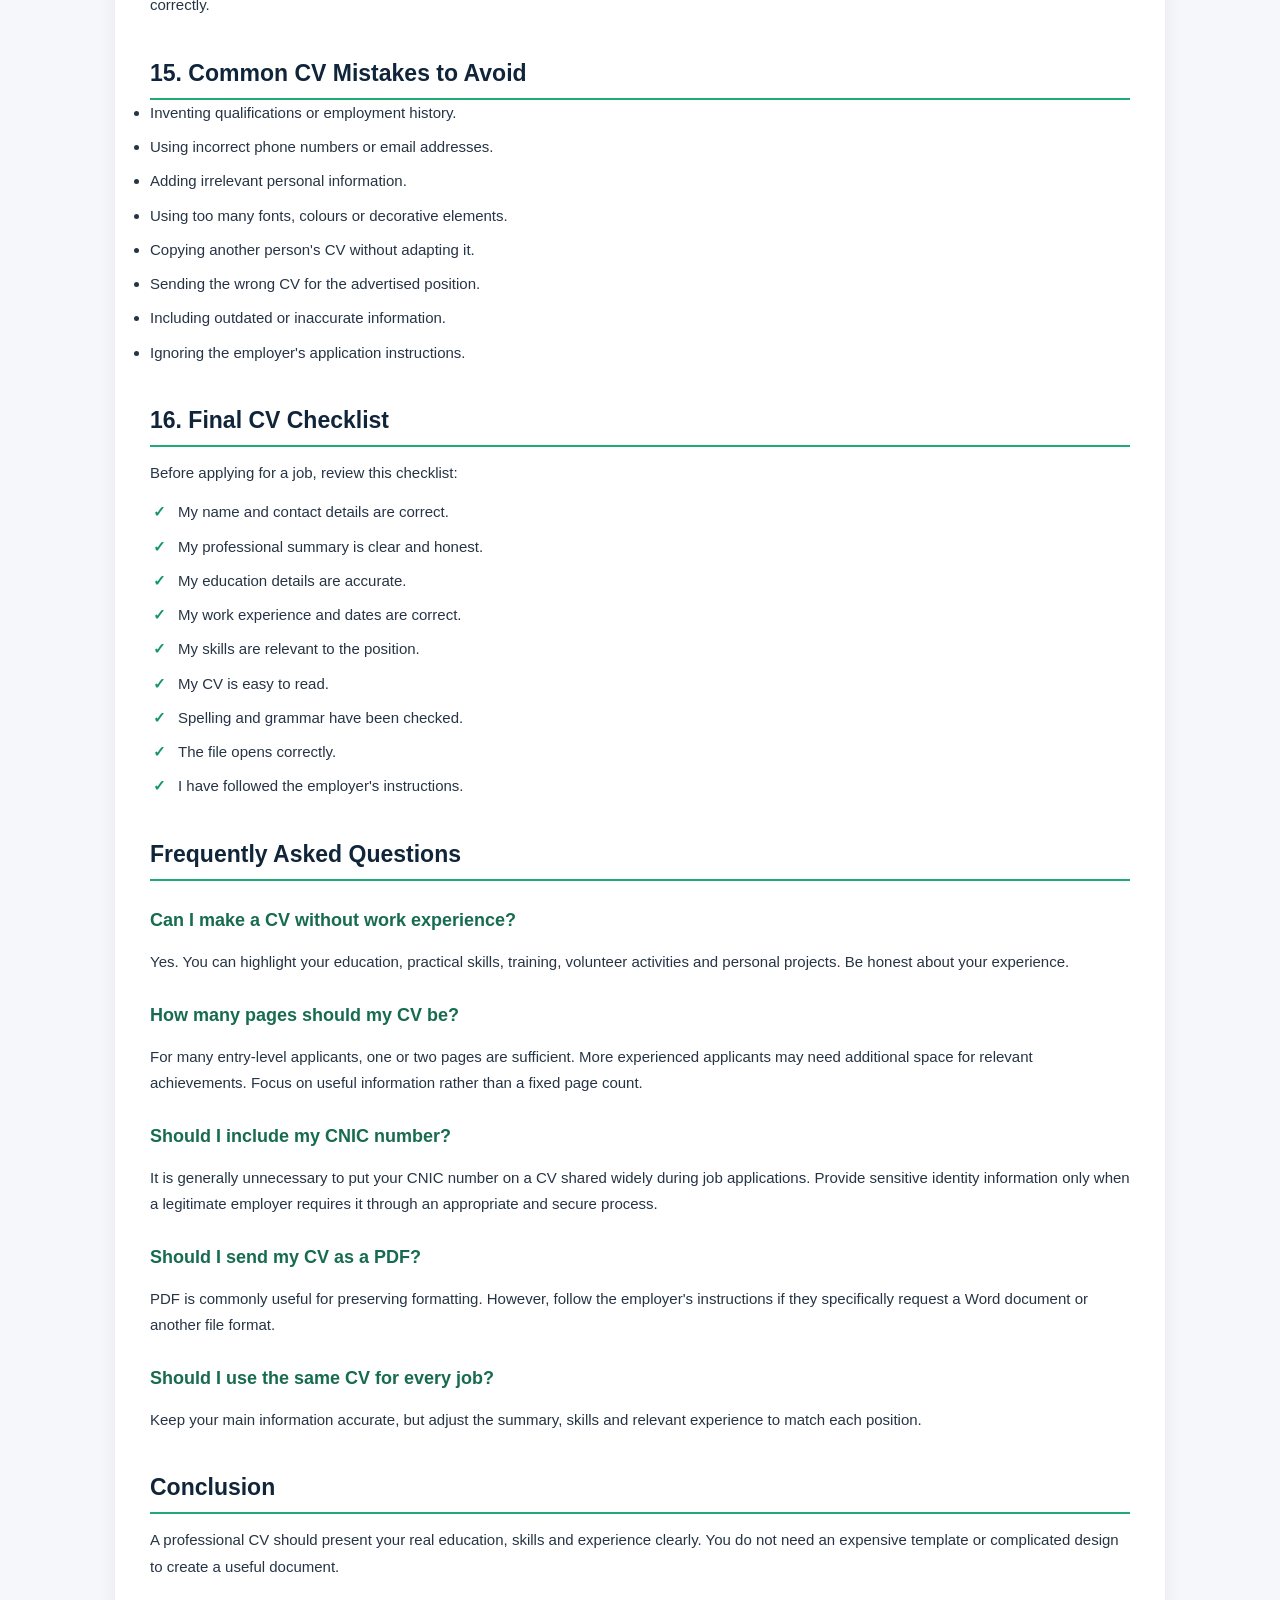
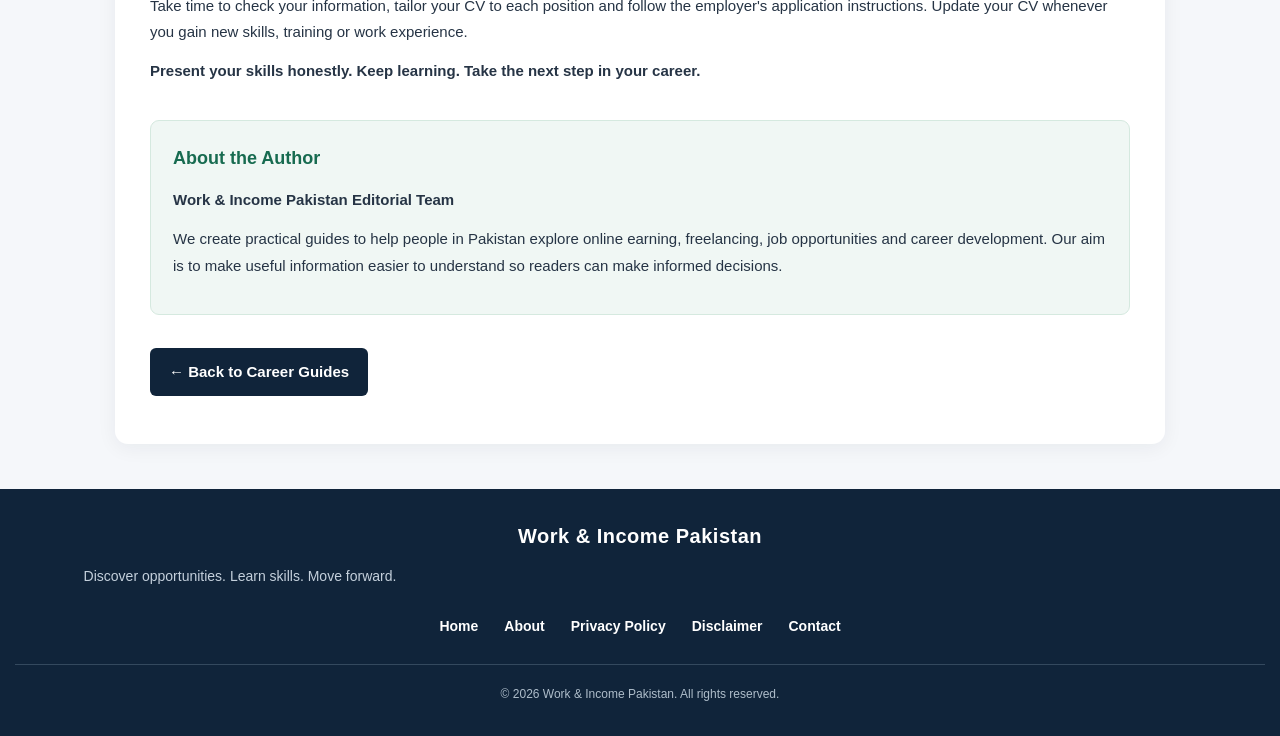
<file: cv-guide.html>
<!DOCTYPE html>
<html lang="en">
<head>
  <!-- Google Analytics -->
  <script async src="https://www.googletagmanager.com/gtag/js?id=G-6JBSCC6KHM"></script>
  <script>
    window.dataLayer = window.dataLayer || [];
    function gtag(){dataLayer.push(arguments);}
    gtag('js', new Date());
    gtag('config', 'G-6JBSCC6KHM');
  </script>

  <meta charset="UTF-8">
  <meta name="viewport" content="width=device-width, initial-scale=1.0">
  <meta name="description" content="Learn how to create a professional CV in Pakistan. Explore CV examples, a copy-ready CV template, fresh graduate tips, skills, free tools and a practical checklist.">
  <meta name="robots" content="index, follow">
  <meta name="theme-color" content="#10243a">

  <title>How to Create a Professional CV in Pakistan | Work & Income</title>

  <link rel="canonical" href="https://tahirkhan00089.github.io/work-income-pakistan/cv-guide.html">

  <!-- Social Sharing -->
  <meta property="og:type" content="article">
  <meta property="og:title" content="How to Prepare a Professional CV in Pakistan">
  <meta property="og:description" content="A practical guide to writing a professional CV, including examples, a copy-ready template and tips for Pakistani job seekers.">
  <meta property="og:url" content="https://tahirkhan00089.github.io/work-income-pakistan/cv-guide.html">
  <meta property="og:site_name" content="Work & Income Pakistan">

  <meta name="twitter:card" content="summary">
  <meta name="twitter:title" content="Professional CV Guide for Pakistan">
  <meta name="twitter:description" content="Learn how to prepare a clear and effective CV for job applications.">

  <link rel="icon" href="work-income-logo.png" type="image/png">
  <link rel="stylesheet" href="styles.css">

  <style>
    * {
      box-sizing: border-box;
    }

    html {
      scroll-behavior: smooth;
      scroll-padding-top: 90px;
    }

    body {
      margin: 0;
      background: #f5f7fa;
      color: #263445;
      font-family: Arial, Helvetica, sans-serif;
      line-height: 1.75;
    }

    .guide-header {
      background: #10243a;
      color: #ffffff;
      padding: 12px 5%;
      display: flex;
      justify-content: space-between;
      align-items: center;
      gap: 20px;
      flex-wrap: wrap;
      position: sticky;
      top: 0;
      z-index: 1000;
      box-shadow: 0 3px 12px rgba(0,0,0,0.15);
    }

    .guide-brand {
      display: flex;
      align-items: center;
      gap: 10px;
      color: #ffffff;
      text-decoration: none;
      font-size: 19px;
      font-weight: bold;
      line-height: 1.2;
    }

    .guide-brand img {
      width: 43px;
      height: 43px;
      object-fit: contain;
      border-radius: 7px;
    }

    .guide-brand small {
      display: block;
      font-size: 10px;
      letter-spacing: 2px;
      color: #b9c9d9;
      margin-top: 3px;
    }

    .guide-nav {
      display: flex;
      align-items: center;
      gap: 19px;
      flex-wrap: wrap;
    }

    .guide-nav a {
      color: #ffffff;
      text-decoration: none;
      font-size: 14px;
      font-weight: 600;
    }

    .guide-nav a:hover {
      color: #57d6a0;
    }

    .guide-container {
      max-width: 1050px;
      width: 92%;
      margin: 35px auto;
    }

    .guide-article {
      background: #ffffff;
      padding: 35px;
      border-radius: 13px;
      box-shadow: 0 4px 20px rgba(16,36,58,0.06);
    }

    .guide-article h1 {
      color: #10243a;
      font-size: 31px;
      line-height: 1.3;
      margin-top: 0;
      margin-bottom: 20px;
    }

    .guide-article h2 {
      color: #10243a;
      font-size: 23px;
      line-height: 1.4;
      margin-top: 38px;
      padding-bottom: 9px;
      border-bottom: 2px solid #20a875;
    }

    .guide-article h3 {
      color: #176b50;
      font-size: 18px;
      margin-top: 24px;
    }

    .guide-article p {
      margin: 13px 0;
    }

    .guide-article li {
      margin-bottom: 8px;
    }

    .guide-article a {
      color: #087a55;
      font-weight: 600;
    }

    .guide-article a:hover {
      color: #10243a;
    }

    .guide-intro {
      font-size: 17px;
      color: #45566a;
    }

    .guide-meta {
      color: #68798b;
      font-size: 13px;
      margin-bottom: 22px;
    }

    .toc-box {
      background: #f0f7f4;
      border: 1px solid #cce7da;
      border-left: 5px solid #20a875;
      border-radius: 9px;
      padding: 20px 24px;
      margin: 28px 0;
    }

    .toc-box h2 {
      border: none;
      margin: 0 0 12px;
      padding: 0;
      font-size: 21px;
    }

    .toc-box ol {
      margin-bottom: 0;
      padding-left: 22px;
      columns: 2;
      column-gap: 35px;
    }

    .toc-box li {
      break-inside: avoid;
      margin-bottom: 7px;
    }

    .toc-box a {
      text-decoration: none;
    }

    .info-box {
      background: #eef5fb;
      border-left: 4px solid #2877b9;
      padding: 15px 19px;
      border-radius: 6px;
      margin: 22px 0;
    }

    .warning-box {
      background: #fff7e9;
      border-left: 4px solid #e2a23a;
      padding: 15px 19px;
      border-radius: 6px;
      margin: 22px 0;
    }

    .template-box {
      background: #f7f9fc;
      border: 1px solid #dce4ec;
      border-radius: 9px;
      padding: 20px;
      margin: 18px 0;
      overflow-wrap: anywhere;
    }

    .template-box pre {
      white-space: pre-wrap;
      overflow-wrap: anywhere;
      font-family: Arial, Helvetica, sans-serif;
      font-size: 14px;
      line-height: 1.7;
      color: #263445;
      margin: 0;
    }

    .guide-table-wrap {
      overflow-x: auto;
      margin: 20px 0;
    }

    .guide-table {
      width: 100%;
      border-collapse: collapse;
      min-width: 480px;
    }

    .guide-table th,
    .guide-table td {
      border: 1px solid #dce4ec;
      padding: 11px 13px;
      text-align: left;
      vertical-align: top;
    }

    .guide-table th {
      background: #10243a;
      color: #ffffff;
    }

    .guide-table tr:nth-child(even) {
      background: #f5f8fb;
    }

    .checklist {
      list-style: none;
      padding-left: 0;
    }

    .checklist li {
      padding-left: 28px;
      position: relative;
    }

    .checklist li::before {
      content: "✓";
      position: absolute;
      left: 3px;
      color: #159765;
      font-weight: bold;
    }

    .author-box {
      background: #f0f7f4;
      border: 1px solid #d5e9df;
      padding: 22px;
      border-radius: 9px;
      margin-top: 35px;
    }

    .author-box h3 {
      margin-top: 0;
    }

    .back-link {
      display: inline-block;
      background: #10243a;
      color: #ffffff !important;
      padding: 11px 19px;
      border-radius: 6px;
      text-decoration: none;
      margin-top: 20px;
    }

    .back-link:hover {
      background: #176b50;
      color: #ffffff !important;
    }

    .guide-footer {
      background: #10243a;
      color: #ffffff;
      text-align: center;
      padding: 30px 15px;
      margin-top: 45px;
    }

    .guide-footer .footer-brand {
      font-size: 20px;
      font-weight: bold;
    }

    .guide-footer .footer-tagline {
      color: #c4d0dc;
      margin: 8px 0 18px;
    }

    .guide-footer .footer-links {
      display: flex;
      justify-content: center;
      gap: 20px;
      flex-wrap: wrap;
      margin: 18px 0;
    }

    .guide-footer .footer-links a {
      color: #ffffff;
      text-decoration: none;
      font-size: 14px;
    }

    .guide-footer .footer-links a:hover {
      color: #57d6a0;
    }

    .footer-bottom {
      border-top: 1px solid #34495e;
      padding-top: 15px;
      margin-top: 18px;
      color: #c4d0dc;
    }

    @media (max-width: 700px) {
      .guide-header {
        padding: 12px 4%;
      }

      .guide-nav {
        width: 100%;
        gap: 12px 16px;
      }

      .guide-nav a {
        font-size: 13px;
      }

      .guide-container {
        width: 94%;
        margin: 18px auto;
      }

      .guide-article {
        padding: 21px 17px;
      }

      .guide-article h1 {
        font-size: 25px;
      }

      .guide-article h2 {
        font-size: 21px;
      }

      .toc-box ol {
        columns: 1;
      }
    }
  </style>
</head>

<body>

<header class="guide-header">
  <a class="guide-brand" href="index.html">
    <img src="work-income-logo.png" alt="Work & Income Pakistan Logo">
    <span>Work <b>& Income</b><small>PAKISTAN</small></span>
  </a>

  <nav class="guide-nav" aria-label="Main navigation">
    <a href="index.html">Home</a>
    <a href="index.html#opportunities">Opportunities</a>
    <a href="index.html#skills">Free Skills</a>
    <a href="index.html#guides">Guides</a>
    <a href="about.html">About</a>
    <a href="contact.html">Contact</a>
  </nav>
</header>

<main class="guide-container">

<article class="guide-article">

  <h1>How to Create a Professional CV in Pakistan: A Complete Beginner's Guide</h1>

  <p class="guide-meta">Work & Income Pakistan Editorial Team | Last reviewed: 22 November 2026</p>

  <p class="guide-intro">
    A CV (Curriculum Vitae) introduces your education,
    skills, work experience and qualifications to an employer.
    It helps recruiters understand whether your background
    matches the job requirements.
  </p>

  <p>
    Whether you are a fresh candidate, a Matric or Intermediate
    student, an experienced worker or someone returning to work,
    a clear CV can help present your qualifications professionally.
  </p>

  <p>
    This guide explains how to prepare a CV, what information
    to include, how to write about your experience and which
    mistakes to avoid when applying for jobs in Pakistan.
  </p>

  <div class="toc-box">
    <h2>Quick Table of Contents</h2>
    <ol>
      <li><a href="#cv-basics">What a CV Should Include</a></li>
      <li><a href="#contact">Contact Information</a></li>
      <li><a href="#summary">Professional Summary</a></li>
      <li><a href="#experience">Work Experience</a></li>
      <li><a href="#no-experience">CV Without Experience</a></li>
      <li><a href="#education">Education</a></li>
      <li><a href="#skills">Relevant Skills</a></li>
      <li><a href="#readability">Make Your CV Easy to Read</a></li>
      <li><a href="#ats">Online Applications and ATS</a></li>
      <li><a href="#tailor">Tailor Your CV</a></li>
      <li><a href="#photograph">CV Photograph</a></li>
      <li><a href="#tools">Free CV Tools</a></li>
      <li><a href="#template">Copy-Ready CV Template</a></li>
      <li><a href="#saving">Save Your CV</a></li>
      <li><a href="#mistakes">Common CV Mistakes</a></li>
      <li><a href="#checklist">Final Checklist</a></li>
      <li><a href="#faq">Frequently Asked Questions</a></li>
    </ol>
  </div>

  <h2 id="cv-basics">1. Understand What a CV Should Include</h2>

  <p>
    A good CV should make it easy for an employer to find
    important information about you. It does not need
    complicated graphics or unnecessary decoration.
  </p>

  <p>A typical CV includes:</p>

  <ul>
    <li>Full name and contact information.</li>
    <li>A short professional summary.</li>
    <li>Relevant work experience.</li>
    <li>Education and qualifications.</li>
    <li>Skills related to the job.</li>
    <li>Relevant courses, certificates or projects.</li>
    <li>References, if requested by the employer.</li>
  </ul>

  <h2 id="contact">2. Add Your Contact Information</h2>

  <p>
    Place your contact details near the top of your CV.
    Make sure employers can contact you easily.
  </p>

  <ul>
    <li>Your full professional name.</li>
    <li>A working mobile number with country code, if useful.</li>
    <li>A professional email address.</li>
    <li>Your city and country.</li>
    <li>A LinkedIn profile, if relevant and available.</li>
  </ul>

  <p>For example, a Pakistani applicant could write:</p>

  <ul>
    <li>Location: Lahore, Pakistan</li>
    <li>Phone: +92 followed by your own number</li>
    <li>Email: your professional email address</li>
  </ul>

  <div class="warning-box">
    <strong>Protect your personal information:</strong>
    Avoid publishing your home address, identity card number,
    bank details or other sensitive information unless a
    legitimate employer specifically requires particular
    information through an appropriate process.
  </div>

  <h2 id="summary">3. Write a Strong Professional Summary</h2>

  <p>
    A professional summary is a short introduction near the
    beginning of your CV. It should describe your background,
    useful skills and the type of work you are seeking.
  </p>

  <h3>Example for a fresh candidate</h3>

  <div class="template-box">
    <p>
      "Motivated and responsible fresh candidate with an
      Intermediate education and basic computer skills.
      Interested in an entry-level position where I can
      learn, contribute and develop professional experience."
    </p>
  </div>

  <h3>Example for an experienced worker</h3>

  <div class="template-box">
    <p>
      "Reliable professional with experience in customer
      service and daily operations. Skilled in communication,
      teamwork and handling routine responsibilities.
      Interested in contributing these abilities to a
      suitable position."
    </p>
  </div>

  <h3>Example for a driver</h3>

  <div class="template-box">
    <p>
      "Responsible light vehicle driver with practical driving
      experience and knowledge of road safety. Focused on
      punctuality, vehicle care and safe transportation.
      Seeking a suitable driving position."
    </p>
  </div>

  <p>
    These are sample summaries. Change the education,
    experience and skills to match your actual background.
  </p>

  <h2 id="experience">4. Explain Your Work Experience Clearly</h2>

  <p>
    If you have worked before, list your most recent relevant
    experience first. Include enough detail for an employer
    to understand your responsibilities.
  </p>

  <p>For each position, mention:</p>

  <ul>
    <li>Job title.</li>
    <li>Company or employer name.</li>
    <li>City or location, where appropriate.</li>
    <li>Employment dates.</li>
    <li>Main duties and relevant achievements.</li>
  </ul>

  <h3>Example of a work experience entry</h3>

  <div class="template-box">
    <p><strong>Light Vehicle Driver</strong></p>
    <p>ABC Services – Lahore, Pakistan</p>
    <p>January 2022 – December 2024</p>
    <ul>
      <li>Transported passengers safely according to assigned schedules.</li>
      <li>Followed traffic rules and road safety practices.</li>
      <li>Checked basic vehicle condition before journeys.</li>
      <li>Maintained punctuality and professional communication.</li>
    </ul>
  </div>

  <p>
    This is a fictional example. Use your real employer,
    dates and duties. Never invent a company or work history.
  </p>

  <h2 id="no-experience">5. How to Create a CV Without Work Experience</h2>

  <p>
    Not having formal employment does not mean you cannot
    prepare a CV. Fresh candidates can highlight education,
    practical abilities, training and relevant activities.
  </p>

  <p>You can include:</p>

  <ul>
    <li>School, college or university projects.</li>
    <li>Relevant volunteer activities.</li>
    <li>Practical training and internships.</li>
    <li>Free online courses you have completed.</li>
    <li>Personal projects that demonstrate your skills.</li>
    <li>Relevant computer or language abilities.</li>
  </ul>

  <p>
    Clearly identify personal projects and training.
    Do not describe them as paid employment if they were not.
  </p>

  <h2 id="education">6. Add Your Education and Qualifications</h2>

  <p>
    List your education in reverse chronological order,
    starting with your most recent qualification.
  </p>

  <p>For each qualification, include:</p>

  <ul>
    <li>Qualification or certificate name.</li>
    <li>School, college or institution.</li>
    <li>Completion year or expected completion year.</li>
    <li>Relevant subjects or results, if useful.</li>
  </ul>

  <h3>Example</h3>

  <div class="template-box">
    <p><strong>Intermediate</strong></p>
    <p>Government College, Lahore</p>
    <p>Completed: 2023</p>
  </div>

  <p>
    Only include accurate details. If you have Matric,
    Intermediate, a diploma or vocational training,
    mention the qualification you actually achieved.
  </p>

  <h2 id="skills">7. Highlight Relevant Skills</h2>

  <p>
    Choose skills that match the job you are applying for.
    Avoid adding skills simply to make your CV look longer.
  </p>

  <p>Examples include:</p>

  <ul>
    <li>Computer and office software skills.</li>
    <li>Customer service and communication.</li>
    <li>Writing and research.</li>
    <li>Graphic design and video editing.</li>
    <li>Driving and vehicle maintenance knowledge.</li>
    <li>Data entry and spreadsheet skills.</li>
    <li>Languages you can genuinely communicate in.</li>
    <li>Technical or trade-related abilities.</li>
  </ul>

  <p>
    Be prepared to demonstrate any skill you list.
    Employers may ask questions or conduct practical tests.
  </p>

  <h2 id="readability">8. Make Your CV Easy to Read</h2>

  <p>
    Employers may receive many applications. A simple,
    well-organised CV makes important details easier to find.
  </p>

  <ul>
    <li>Use clear section headings.</li>
    <li>Choose a readable font and consistent font sizes.</li>
    <li>Use bullet points instead of long paragraphs.</li>
    <li>Keep spacing and alignment consistent.</li>
    <li>Use a simple layout with sufficient white space.</li>
    <li>Check spelling, grammar and contact details.</li>
    <li>Keep the document focused on the job.</li>
  </ul>

  <h2 id="ats">9. Make Your CV Suitable for Online Applications</h2>

  <p>
    Some employers use applicant tracking systems (ATS)
    to organise applications. A simple, text-based CV
    can be easier for these systems to process.
  </p>

  <p>Consider these practical tips:</p>

  <ul>
    <li>Use standard headings such as Experience, Education and Skills.</li>
    <li>Avoid complicated tables and excessive graphics.</li>
    <li>Do not place essential details only inside images.</li>
    <li>Use clear job titles and familiar section names.</li>
    <li>Include relevant terms from the job description naturally.</li>
    <li>Follow the employer's instructions for file format.</li>
  </ul>

  <p>
    These steps can improve readability, but no particular
    format guarantees that an application will pass an ATS.
  </p>

  <h2 id="tailor">10. Tailor Your CV to Each Job</h2>

  <p>
    A CV should be relevant to the position you are applying for.
    Read the job advertisement and identify the employer's
    actual requirements.
  </p>

  <div class="guide-table-wrap">
    <table class="guide-table">
      <thead>
        <tr>
          <th>Job type</th>
          <th>What to highlight</th>
        </tr>
      </thead>
      <tbody>
        <tr>
          <td>Driving job</td>
          <td>Driving experience, relevant licence details and road safety knowledge.</td>
        </tr>
        <tr>
          <td>Office job</td>
          <td>Computer skills, organisation and communication.</td>
        </tr>
        <tr>
          <td>Design job</td>
          <td>Design tools and relevant portfolio samples.</td>
        </tr>
        <tr>
          <td>Customer service</td>
          <td>Communication, problem-solving and customer support experience.</td>
        </tr>
      </tbody>
    </table>
  </div>

  <p>
    Only include licence categories, certificates and
    qualifications that you genuinely hold.
  </p>

  <h2 id="photograph">11. Should You Include a Photograph?</h2>

  <p>
    CV photo requirements vary between employers, industries
    and countries. Some employers in Pakistan may request
    a photograph, while others do not require one.
  </p>

  <p>
    Read the job advertisement and follow its instructions.
    If a photograph is requested, use a recent, clear and
    professional image. For international applications,
    check the employer's local CV conventions before adding one.
  </p>

  <h2 id="tools">12. Free Tools to Create a CV</h2>

  <p>
    You can explore these tools to prepare and format
    a CV. Check the current free features and account
    requirements before using them.
  </p>

  <ul>
    <li>
      <a href="https://www.canva.com/resumes/"
         target="_blank" rel="noopener noreferrer">
        Canva Resume Templates
      </a>
      – Explore visual CV and resume templates.
    </li>
    <li>
      <a href="https://www.google.com/docs/about/"
         target="_blank" rel="noopener noreferrer">
        Google Docs
      </a>
      – Create and edit documents online.
    </li>
  </ul>

  <div class="info-box">
    <strong>Helpful tip:</strong> You can also create a simple CV
    in a word-processing app on your phone. Choose a clean layout,
    check the formatting and save the final document in the
    format requested by the employer.
  </div>

  <h2 id="template">13. Copy-Ready Basic CV Template</h2>

  <p>
    Use this simple template as a starting point. Replace
    the example details with your own accurate information.
    Remove any section that does not apply to you.
  </p>

  <div class="template-box">
<pre>YOUR FULL NAME
City, Pakistan
Phone: +92-XXXXXXXXXX
Email: yourname@example.com

PROFESSIONAL SUMMARY
Write 2–4 short sentences about your real
experience, education, skills and career goal.

WORK EXPERIENCE
Job Title – Company Name
City, Country | Month Year – Month Year
- Describe your main responsibility.
- Mention a relevant achievement or task.
- Include duties related to the job you want.

EDUCATION
Qualification – Institution Name
City | Year completed

SKILLS
- Skill 1
- Skill 2
- Skill 3
- Skill 4

COURSES AND CERTIFICATES
- Course or certificate – Institution – Year

LANGUAGES
- Language – Your actual level

REFERENCES
Available upon request, if appropriate.</pre>
  </div>

  <div class="warning-box">
    Do not copy fictional details into your CV. Never claim
    a qualification, certificate, language level, job title
    or achievement that you do not actually have.
  </div>

  <h2 id="saving">14. Save and Name Your CV Correctly</h2>

  <p>
    Unless an employer requests a different format, PDF
    is often a useful choice because it helps preserve
    the document's layout when shared.
  </p>

  <p>Use a clear file name, for example:</p>

  <p><strong>Ali_Ahmed_CV.pdf</strong></p>

  <p>
    Avoid confusing file names such as "new CV final
    final 2.pdf". Before sending your CV, open the saved
    file and check that its pages and text display correctly.
  </p>

  <h2 id="mistakes">15. Common CV Mistakes to Avoid</h2>

  <ul>
    <li>Inventing qualifications or employment history.</li>
    <li>Using incorrect phone numbers or email addresses.</li>
    <li>Adding irrelevant personal information.</li>
    <li>Using too many fonts, colours or decorative elements.</li>
    <li>Copying another person's CV without adapting it.</li>
    <li>Sending the wrong CV for the advertised position.</li>
    <li>Including outdated or inaccurate information.</li>
    <li>Ignoring the employer's application instructions.</li>
  </ul>

  <h2 id="checklist">16. Final CV Checklist</h2>

  <p>Before applying for a job, review this checklist:</p>

  <ul class="checklist">
    <li>My name and contact details are correct.</li>
    <li>My professional summary is clear and honest.</li>
    <li>My education details are accurate.</li>
    <li>My work experience and dates are correct.</li>
    <li>My skills are relevant to the position.</li>
    <li>My CV is easy to read.</li>
    <li>Spelling and grammar have been checked.</li>
    <li>The file opens correctly.</li>
    <li>I have followed the employer's instructions.</li>
  </ul>

  <h2 id="faq">Frequently Asked Questions</h2>

  <h3>Can I make a CV without work experience?</h3>
  <p>
    Yes. You can highlight your education, practical
    skills, training, volunteer activities and personal
    projects. Be honest about your experience.
  </p>

  <h3>How many pages should my CV be?</h3>
  <p>
    For many entry-level applicants, one or two pages
    are sufficient. More experienced applicants may need
    additional space for relevant achievements. Focus
    on useful information rather than a fixed page count.
  </p>

  <h3>Should I include my CNIC number?</h3>
  <p>
    It is generally unnecessary to put your CNIC number
    on a CV shared widely during job applications.
    Provide sensitive identity information only when
    a legitimate employer requires it through an
    appropriate and secure process.
  </p>

  <h3>Should I send my CV as a PDF?</h3>
  <p>
    PDF is commonly useful for preserving formatting.
    However, follow the employer's instructions if
    they specifically request a Word document or
    another file format.
  </p>

  <h3>Should I use the same CV for every job?</h3>
  <p>
    Keep your main information accurate, but adjust
    the summary, skills and relevant experience to
    match each position.
  </p>

  <h2>Conclusion</h2>

  <p>
    A professional CV should present your real education,
    skills and experience clearly. You do not need an
    expensive template or complicated design to create
    a useful document.
  </p>

  <p>
    Take time to check your information, tailor your CV
    to each position and follow the employer's application
    instructions. Update your CV whenever you gain new
    skills, training or work experience.
  </p>

  <p>
    <strong>Present your skills honestly. Keep learning.
    Take the next step in your career.</strong>
  </p>

  <div class="author-box">
    <h3>About the Author</h3>
    <p><strong>Work & Income Pakistan Editorial Team</strong></p>
    <p>
      We create practical guides to help people in Pakistan
      explore online earning, freelancing, job opportunities
      and career development. Our aim is to make useful
      information easier to understand so readers can
      make informed decisions.
    </p>
  </div>

  <p>
    <a href="index.html#guides" class="back-link">
      ← Back to Career Guides
    </a>
  </p>

</article>
</main>

<footer class="guide-footer">
  <div class="footer-brand">Work & Income Pakistan</div>

  <p class="footer-tagline">
    Discover opportunities. Learn skills. Move forward.
  </p>

  <div class="footer-links">
    <a href="index.html">Home</a>
    <a href="about.html">About</a>
    <a href="privacy.html">Privacy Policy</a>
    <a href="disclaimer.html">Disclaimer</a>
    <a href="contact.html">Contact</a>
  </div>

  <div class="footer-bottom">
    <small>
      © <span id="year"></span> Work & Income Pakistan.
      All rights reserved.
    </small>
  </div>
</footer>

<script>
  document.getElementById("year").textContent =
    new Date().getFullYear();
</script>

</body>
</html>
</file>
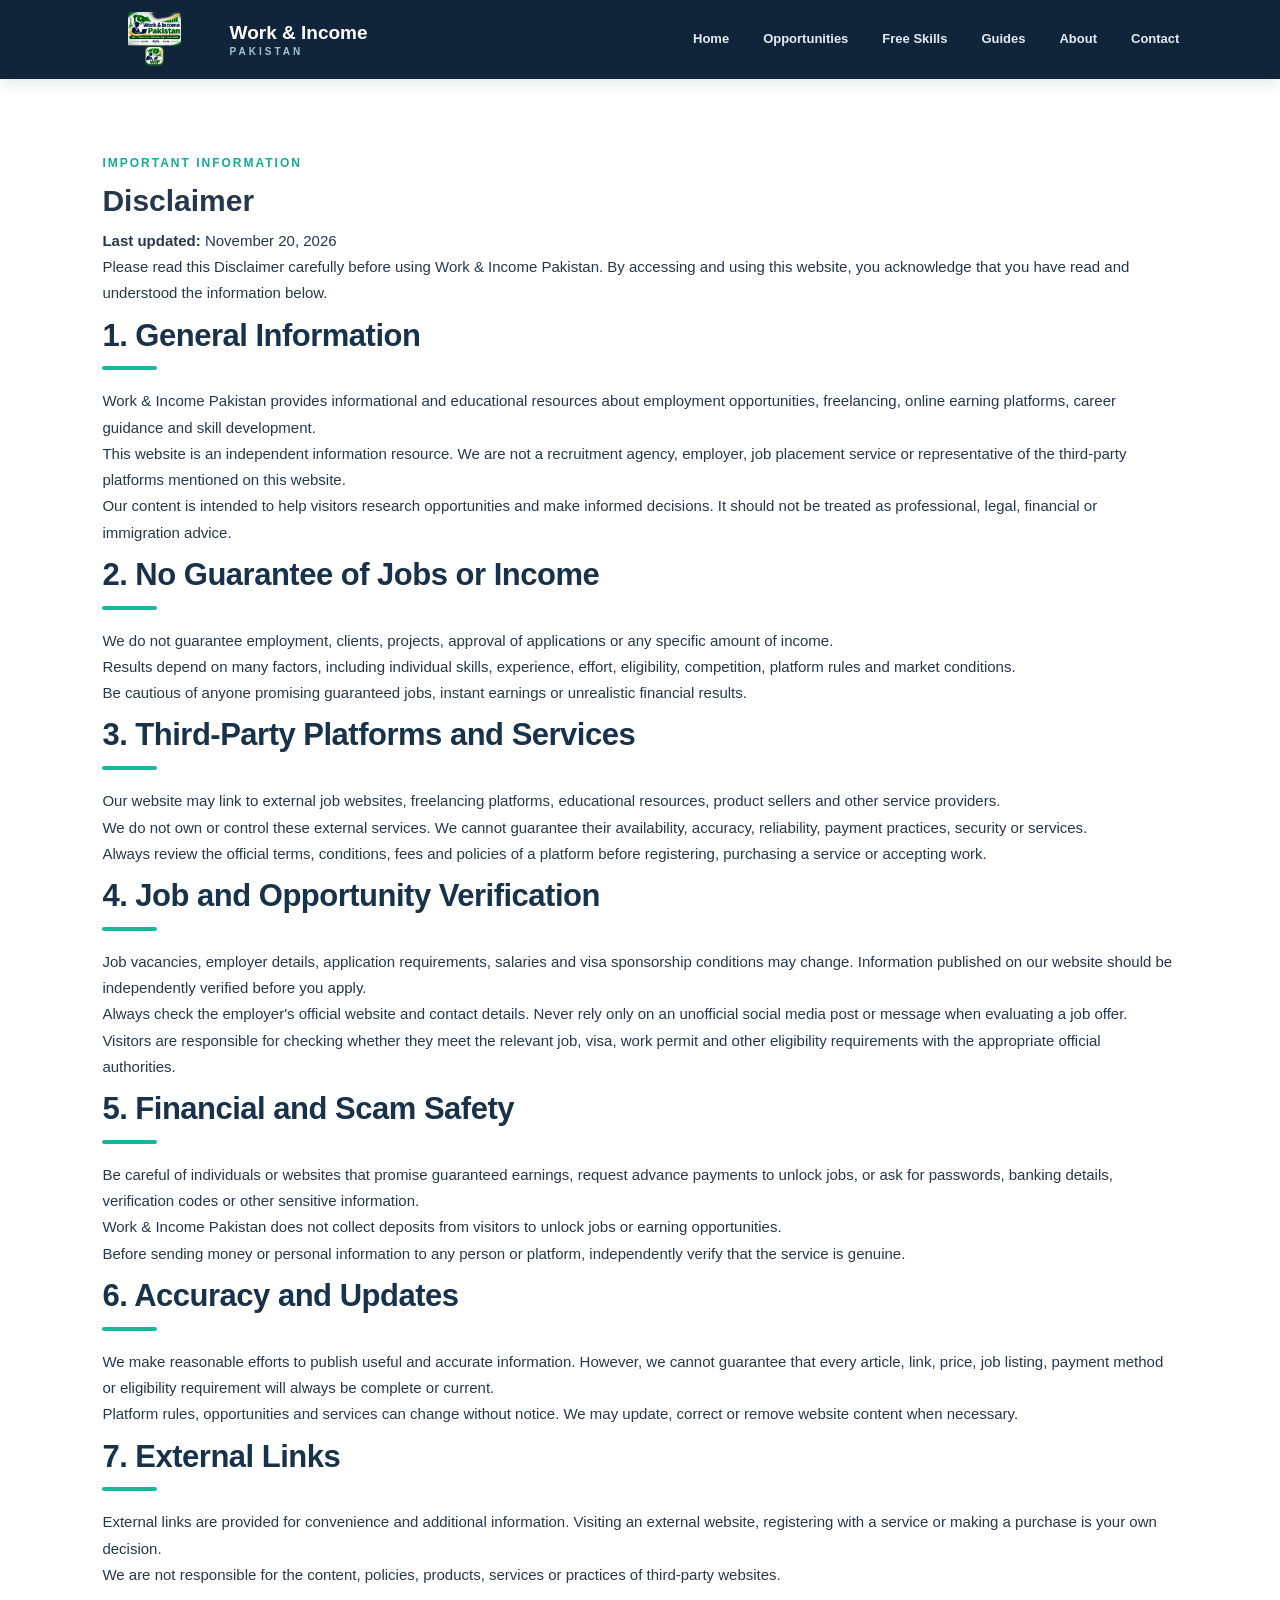
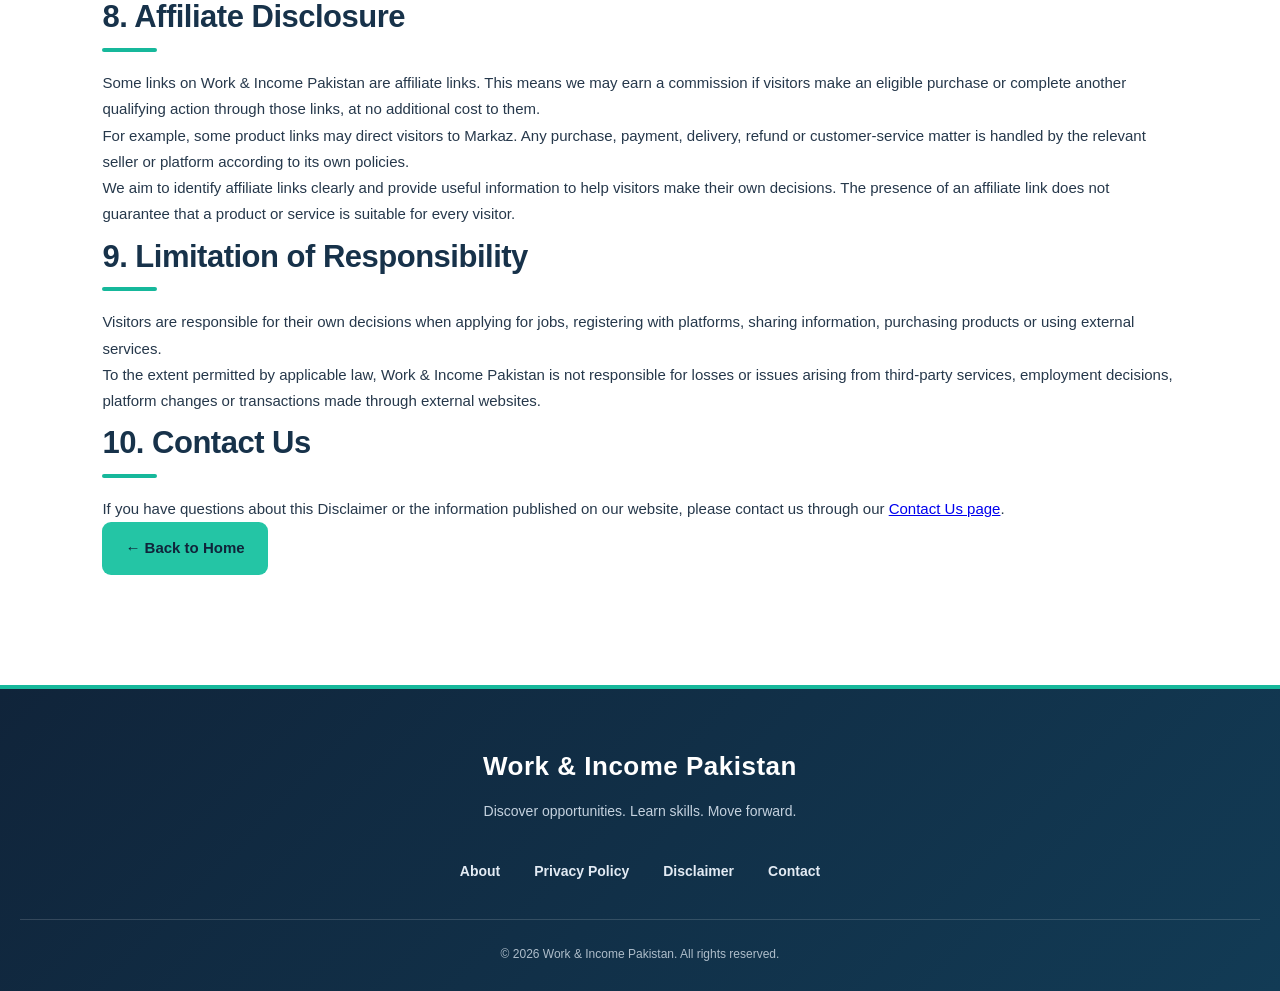
<file: disclaimer.html>
<!DOCTYPE html>
<html lang="en">
<head>

  <!-- Google Analytics -->
  <script async src="https://www.googletagmanager.com/gtag/js?id=G-6JBSCC6KHM"></script>
  <script>
    window.dataLayer = window.dataLayer || [];
    function gtag(){dataLayer.push(arguments);}
    gtag('js', new Date());
    gtag('config', 'G-6JBSCC6KHM');
  </script>

  <meta charset="UTF-8">
  <meta name="viewport" content="width=device-width, initial-scale=1.0">

  <meta name="description" content="Read the Work & Income Pakistan disclaimer about jobs, freelancing, online earning opportunities, affiliate links, third-party platforms and income expectations.">

  <meta name="robots" content="index, follow">
  <meta name="theme-color" content="#0b1f3a">

  <title>Disclaimer | Work & Income Pakistan</title>

  <link rel="canonical" href="https://tahirkhan00089.github.io/work-income-pakistan/disclaimer.html">

  <meta property="og:type" content="website">
  <meta property="og:title" content="Disclaimer | Work & Income Pakistan">
  <meta property="og:description" content="Important information about jobs, online earning opportunities, affiliate links and third-party services.">
  <meta property="og:url" content="https://tahirkhan00089.github.io/work-income-pakistan/disclaimer.html">
  <meta property="og:site_name" content="Work & Income Pakistan">

  <meta name="twitter:card" content="summary">
  <meta name="twitter:title" content="Disclaimer | Work & Income Pakistan">
  <meta name="twitter:description" content="Read important information about jobs and online earning opportunities.">

  <link rel="icon" type="image/png" href="work-income-logo.png">
  <link rel="stylesheet" href="styles.css">

</head>

<body>

<header class="header">
  <a class="brand" href="index.html">
    <img src="work-income-logo.png"
         alt="Work & Income Pakistan Logo"
         class="brand-logo">
    <span>Work <b>& Income</b><small>PAKISTAN</small></span>
  </a>

  <nav>
    <a href="index.html">Home</a>
    <a href="index.html#opportunities">Opportunities</a>
    <a href="index.html#skills">Free Skills</a>
    <a href="index.html#guides">Guides</a>
    <a href="about.html">About</a>
    <a href="contact.html">Contact</a>
  </nav>
</header>

<main class="section">

  <span class="eyebrow">IMPORTANT INFORMATION</span>

  <h1>Disclaimer</h1>

  <p><strong>Last updated:</strong> November 20, 2026</p>

  <p>
    Please read this Disclaimer carefully before using Work & Income
    Pakistan. By accessing and using this website, you acknowledge
    that you have read and understood the information below.
  </p>

  <h2>1. General Information</h2>

  <p>
    Work & Income Pakistan provides informational and educational
    resources about employment opportunities, freelancing, online
    earning platforms, career guidance and skill development.
  </p>

  <p>
    This website is an independent information resource. We are
    not a recruitment agency, employer, job placement service
    or representative of the third-party platforms mentioned
    on this website.
  </p>

  <p>
    Our content is intended to help visitors research opportunities
    and make informed decisions. It should not be treated as
    professional, legal, financial or immigration advice.
  </p>

  <h2>2. No Guarantee of Jobs or Income</h2>

  <p>
    We do not guarantee employment, clients, projects, approval
    of applications or any specific amount of income.
  </p>

  <p>
    Results depend on many factors, including individual skills,
    experience, effort, eligibility, competition, platform rules
    and market conditions.
  </p>

  <p>
    Be cautious of anyone promising guaranteed jobs, instant
    earnings or unrealistic financial results.
  </p>

  <h2>3. Third-Party Platforms and Services</h2>

  <p>
    Our website may link to external job websites, freelancing
    platforms, educational resources, product sellers and
    other service providers.
  </p>

  <p>
    We do not own or control these external services. We cannot
    guarantee their availability, accuracy, reliability,
    payment practices, security or services.
  </p>

  <p>
    Always review the official terms, conditions, fees and
    policies of a platform before registering, purchasing
    a service or accepting work.
  </p>

  <h2>4. Job and Opportunity Verification</h2>

  <p>
    Job vacancies, employer details, application requirements,
    salaries and visa sponsorship conditions may change.
    Information published on our website should be independently
    verified before you apply.
  </p>

  <p>
    Always check the employer's official website and contact
    details. Never rely only on an unofficial social media
    post or message when evaluating a job offer.
  </p>

  <p>
    Visitors are responsible for checking whether they meet
    the relevant job, visa, work permit and other eligibility
    requirements with the appropriate official authorities.
  </p>

  <h2>5. Financial and Scam Safety</h2>

  <p>
    Be careful of individuals or websites that promise guaranteed
    earnings, request advance payments to unlock jobs, or ask
    for passwords, banking details, verification codes or
    other sensitive information.
  </p>

  <p>
    Work & Income Pakistan does not collect deposits from visitors
    to unlock jobs or earning opportunities.
  </p>

  <p>
    Before sending money or personal information to any person
    or platform, independently verify that the service is genuine.
  </p>

  <h2>6. Accuracy and Updates</h2>

  <p>
    We make reasonable efforts to publish useful and accurate
    information. However, we cannot guarantee that every
    article, link, price, job listing, payment method or
    eligibility requirement will always be complete or current.
  </p>

  <p>
    Platform rules, opportunities and services can change
    without notice. We may update, correct or remove website
    content when necessary.
  </p>

  <h2>7. External Links</h2>

  <p>
    External links are provided for convenience and additional
    information. Visiting an external website, registering
    with a service or making a purchase is your own decision.
  </p>

  <p>
    We are not responsible for the content, policies, products,
    services or practices of third-party websites.
  </p>

  <h2>8. Affiliate Disclosure</h2>

  <p>
    Some links on Work & Income Pakistan are affiliate links.
    This means we may earn a commission if visitors make an
    eligible purchase or complete another qualifying action
    through those links, at no additional cost to them.
  </p>

  <p>
    For example, some product links may direct visitors to
    Markaz. Any purchase, payment, delivery, refund or
    customer-service matter is handled by the relevant seller
    or platform according to its own policies.
  </p>

  <p>
    We aim to identify affiliate links clearly and provide
    useful information to help visitors make their own decisions.
    The presence of an affiliate link does not guarantee that
    a product or service is suitable for every visitor.
  </p>

  <h2>9. Limitation of Responsibility</h2>

  <p>
    Visitors are responsible for their own decisions when
    applying for jobs, registering with platforms, sharing
    information, purchasing products or using external services.
  </p>

  <p>
    To the extent permitted by applicable law, Work & Income
    Pakistan is not responsible for losses or issues arising
    from third-party services, employment decisions, platform
    changes or transactions made through external websites.
  </p>

  <h2>10. Contact Us</h2>

  <p>
    If you have questions about this Disclaimer or the
    information published on our website, please contact us
    through our
    <a href="contact.html">Contact Us page</a>.
  </p>

  <p>
    <a href="index.html" class="primary-btn">← Back to Home</a>
  </p>

</main>

<footer class="site-footer">

  <div class="footer-brand">Work & Income Pakistan</div>

  <p class="footer-tagline">
    Discover opportunities. Learn skills. Move forward.
  </p>

  <div class="footer-links">
    <a href="about.html">About</a>
    <a href="privacy.html">Privacy Policy</a>
    <a href="disclaimer.html">Disclaimer</a>
    <a href="contact.html">Contact</a>
  </div>

  <div class="footer-bottom">
    <small>
      © <span id="year"></span> Work & Income Pakistan.
      All rights reserved.
    </small>
  </div>

</footer>

<script>
  document.getElementById("year").textContent =
    new Date().getFullYear();
</script>

</body>
</html>
</file>
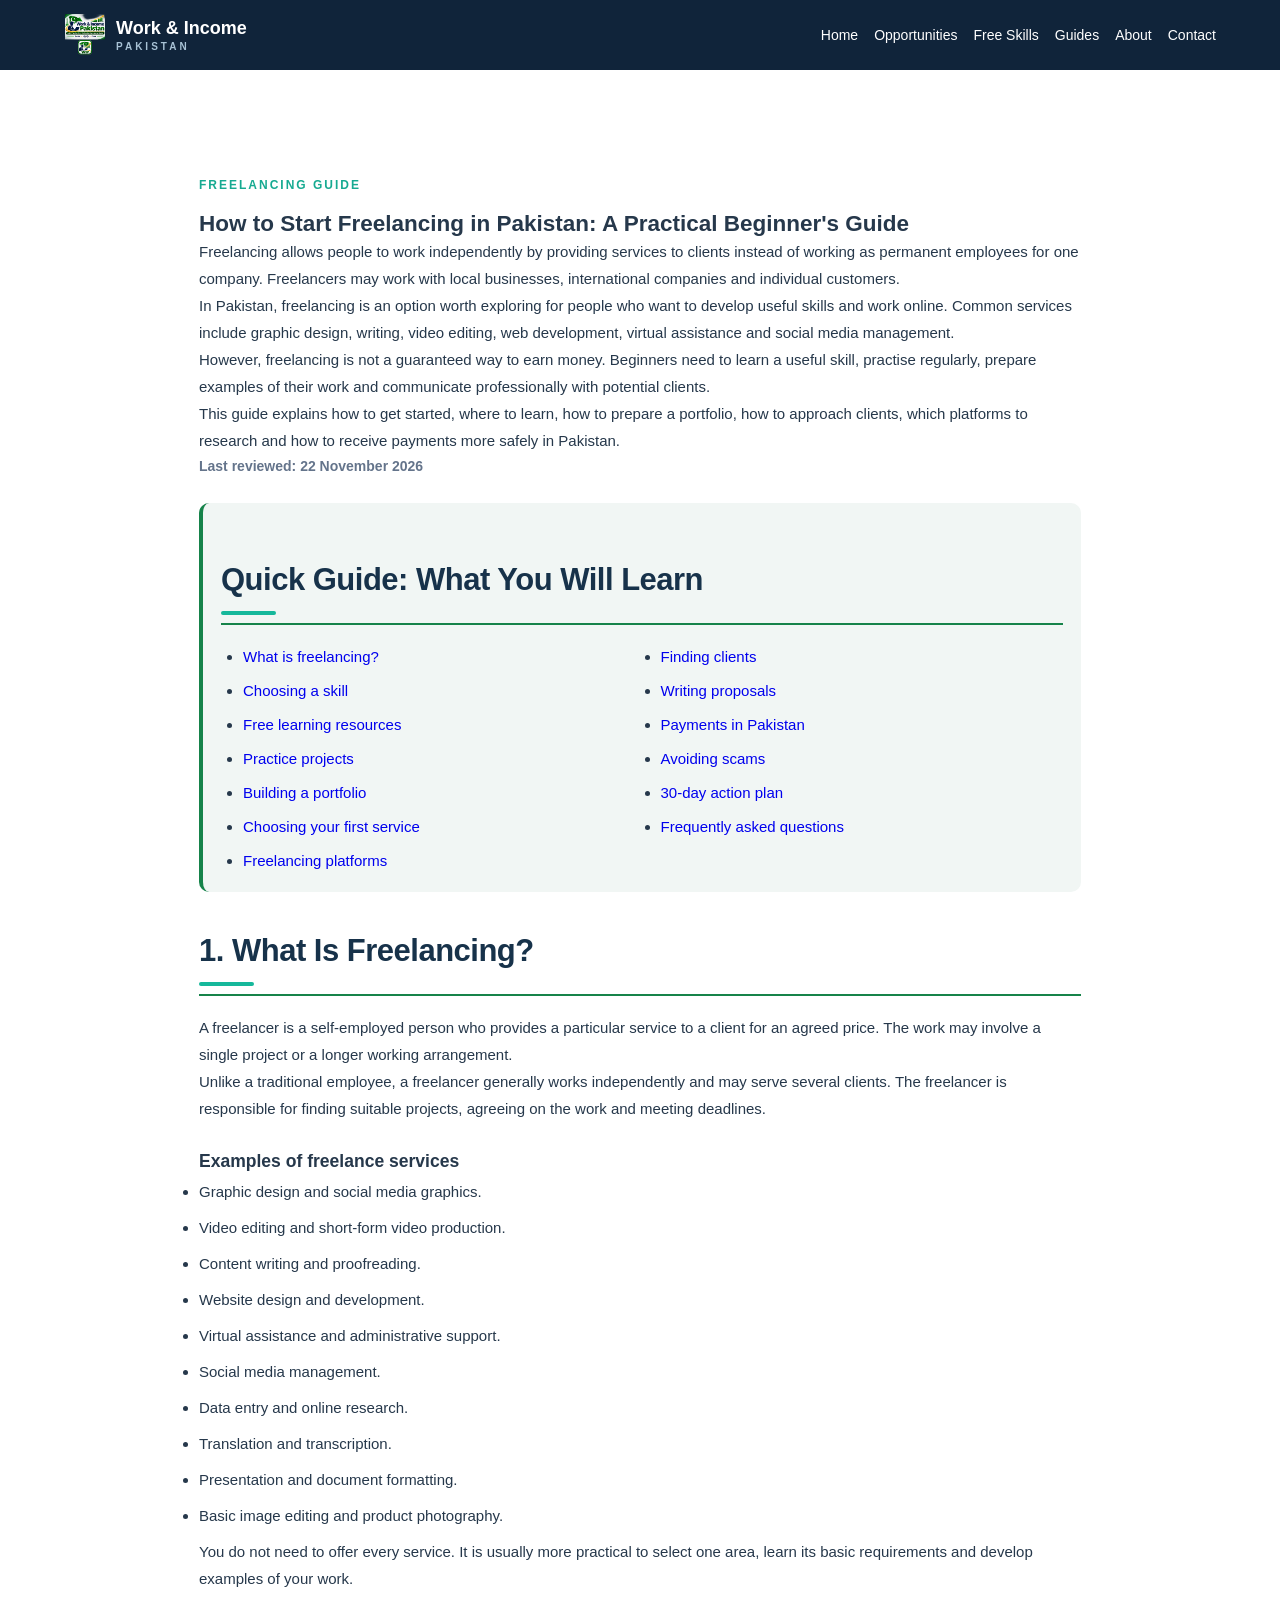
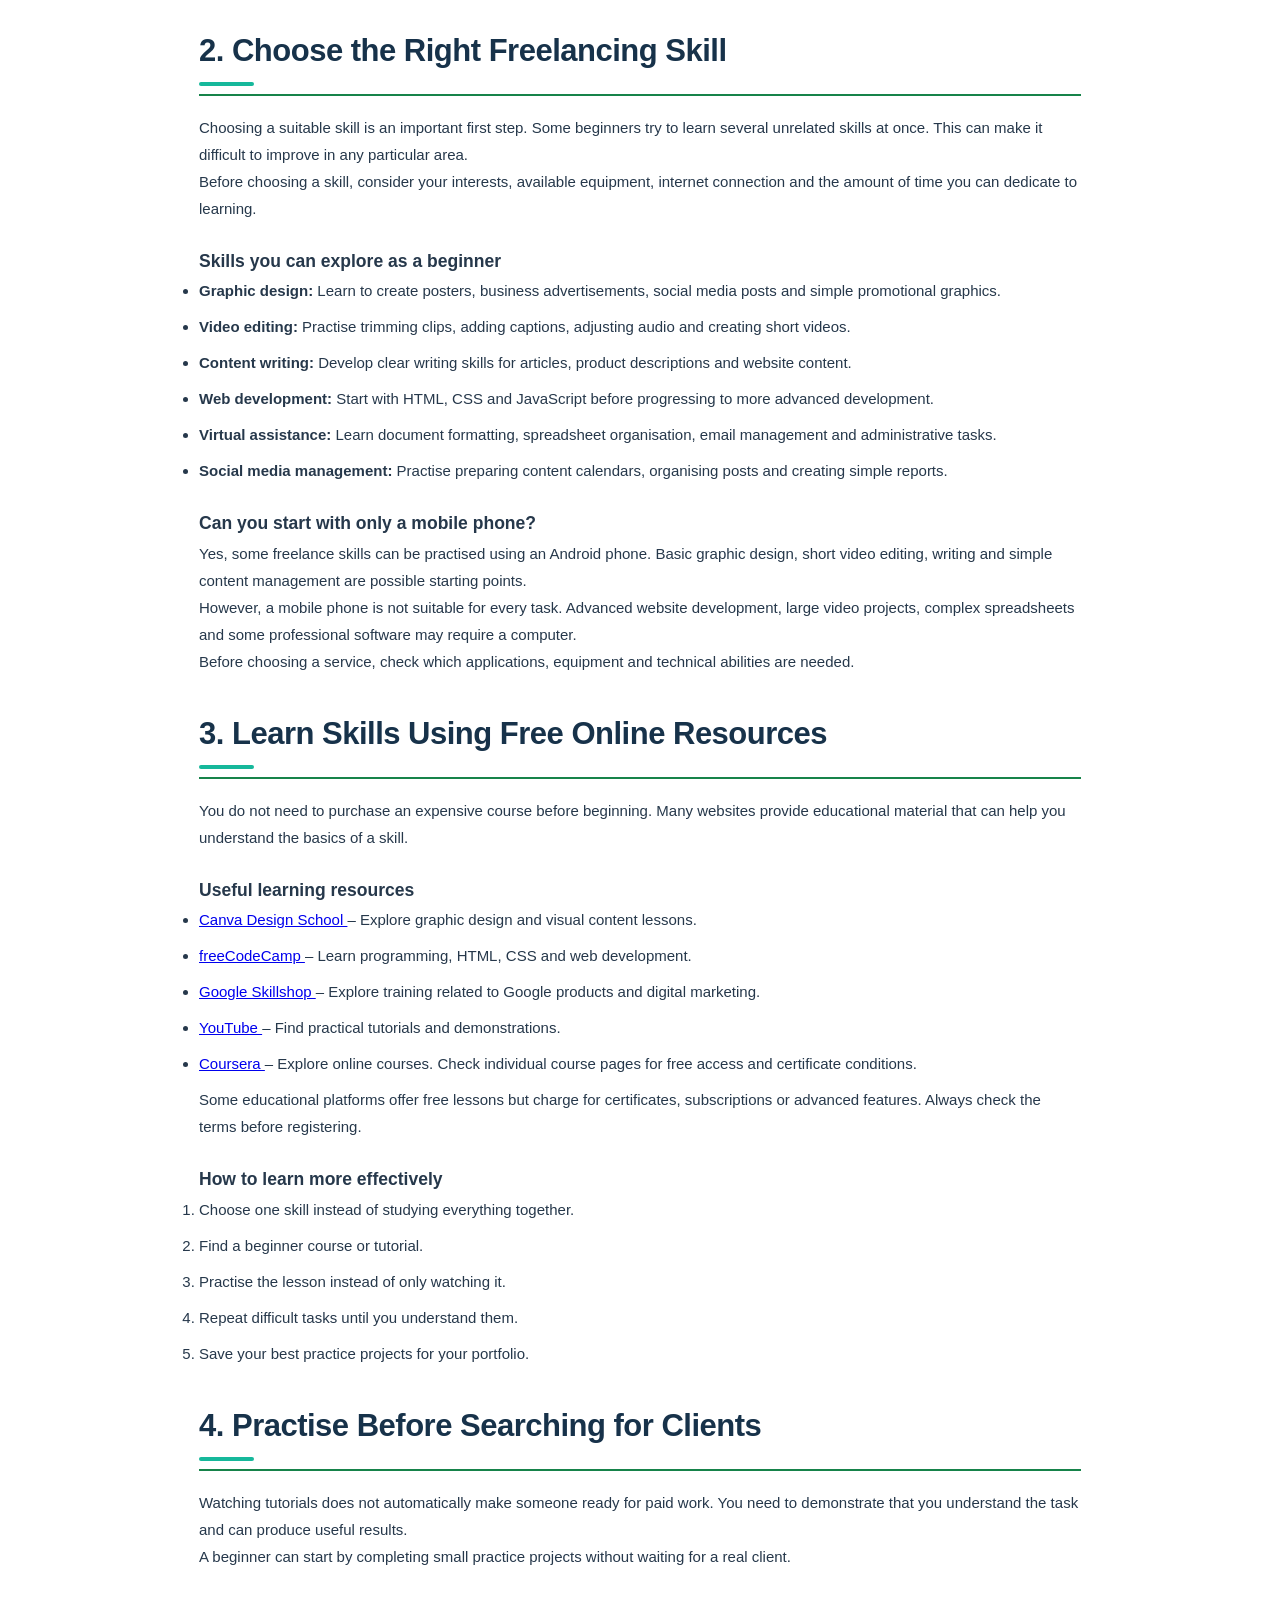
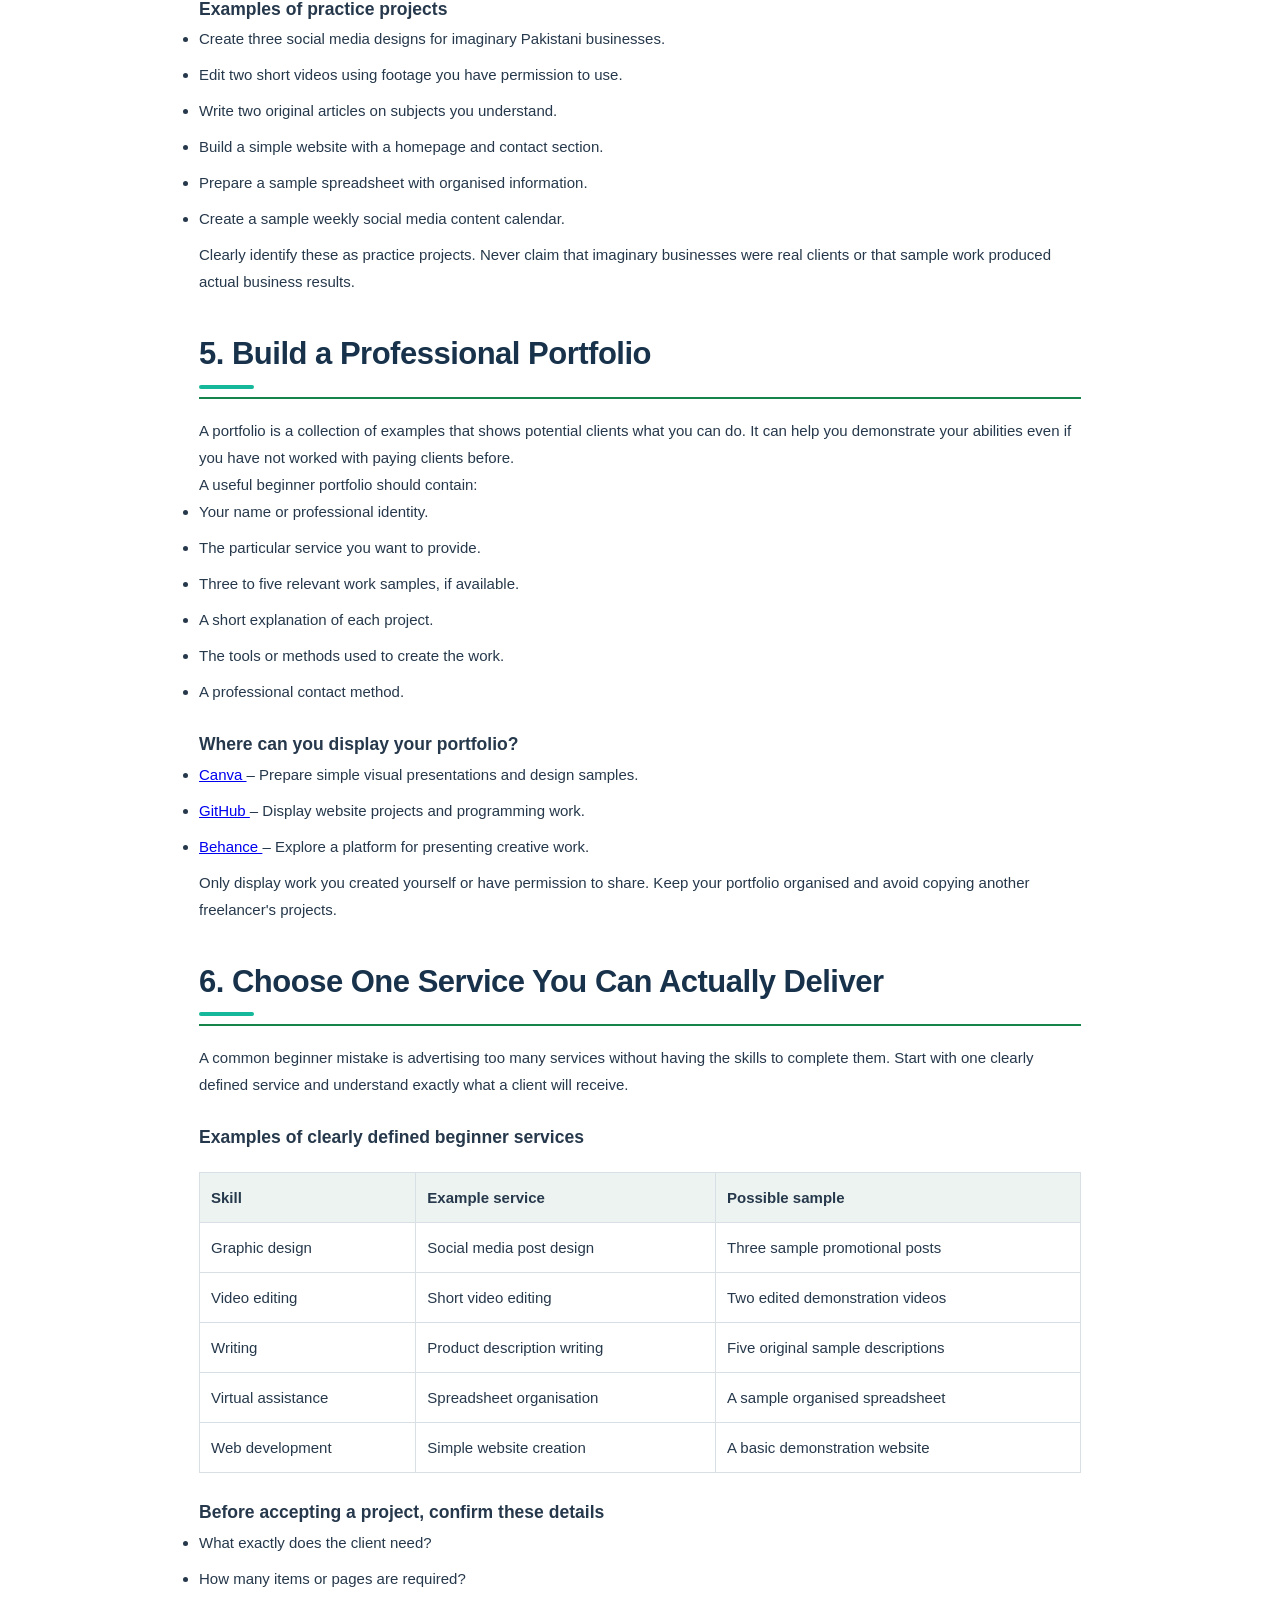
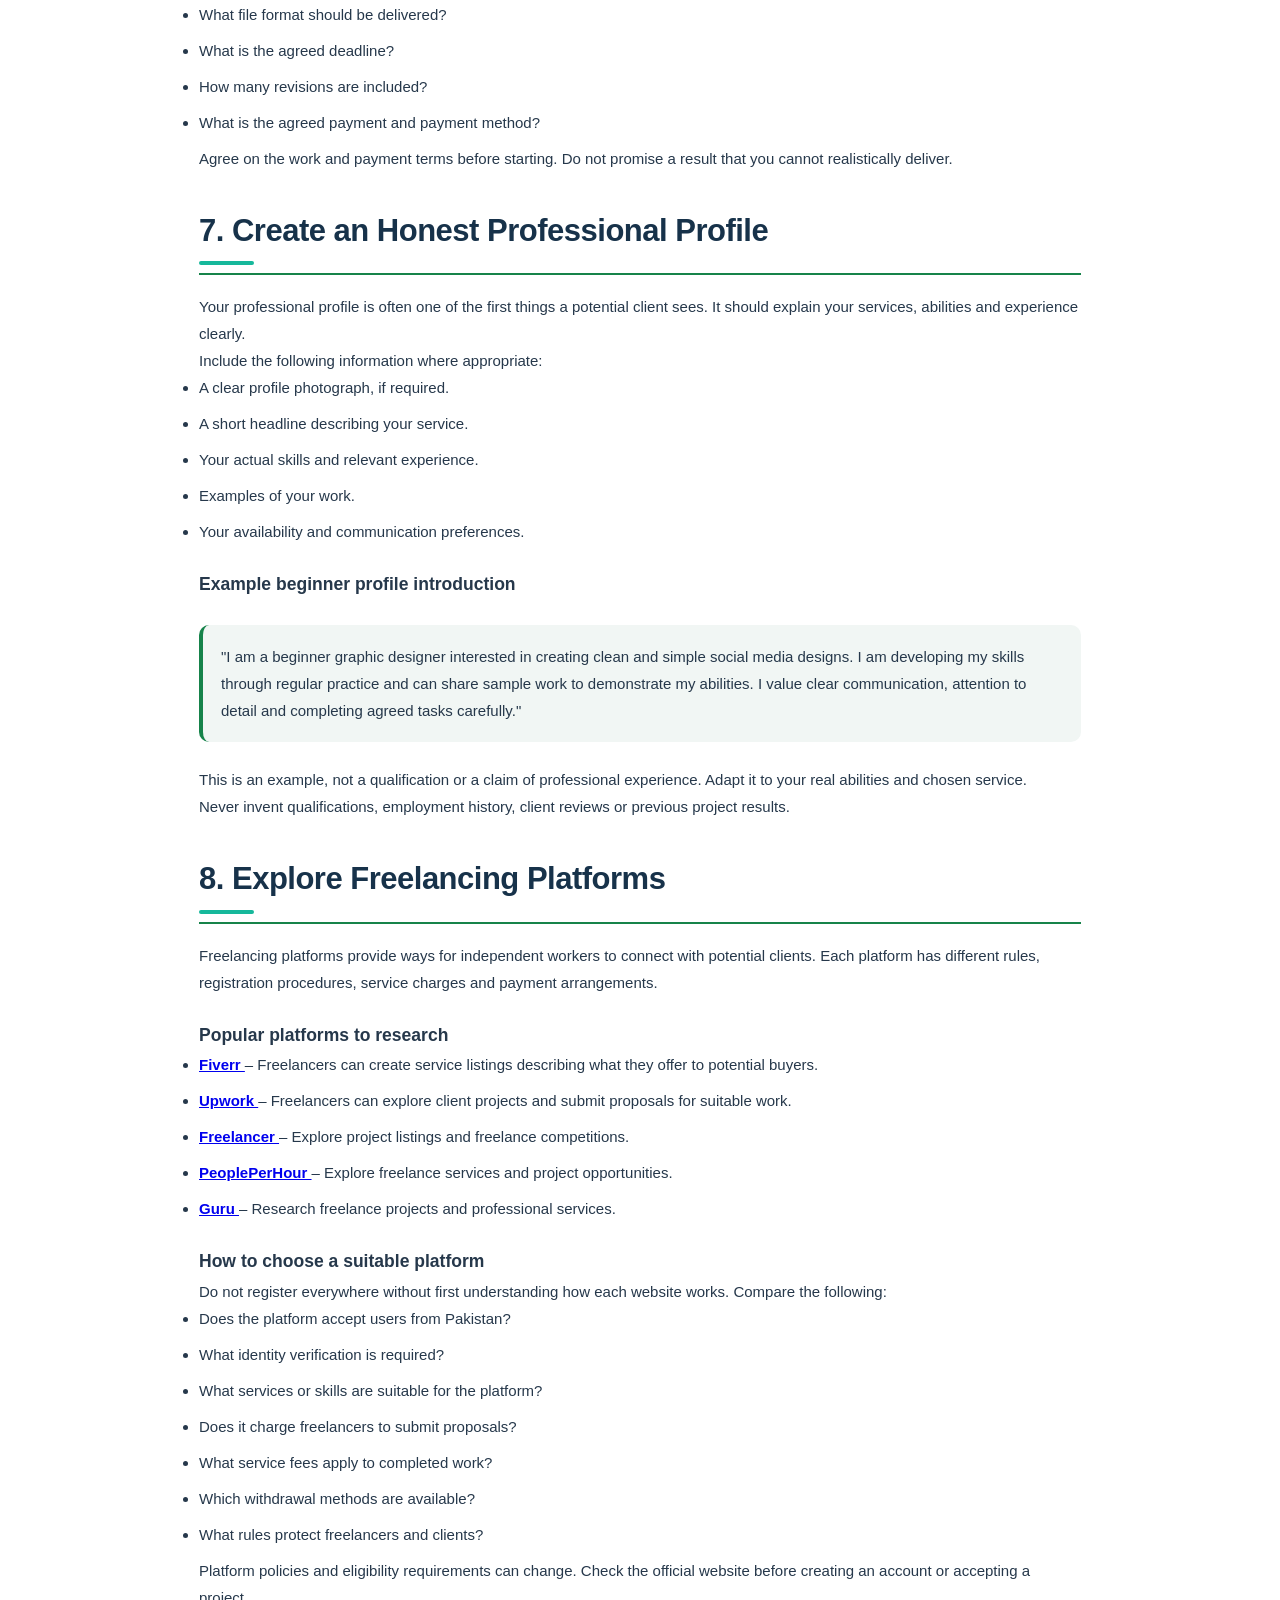
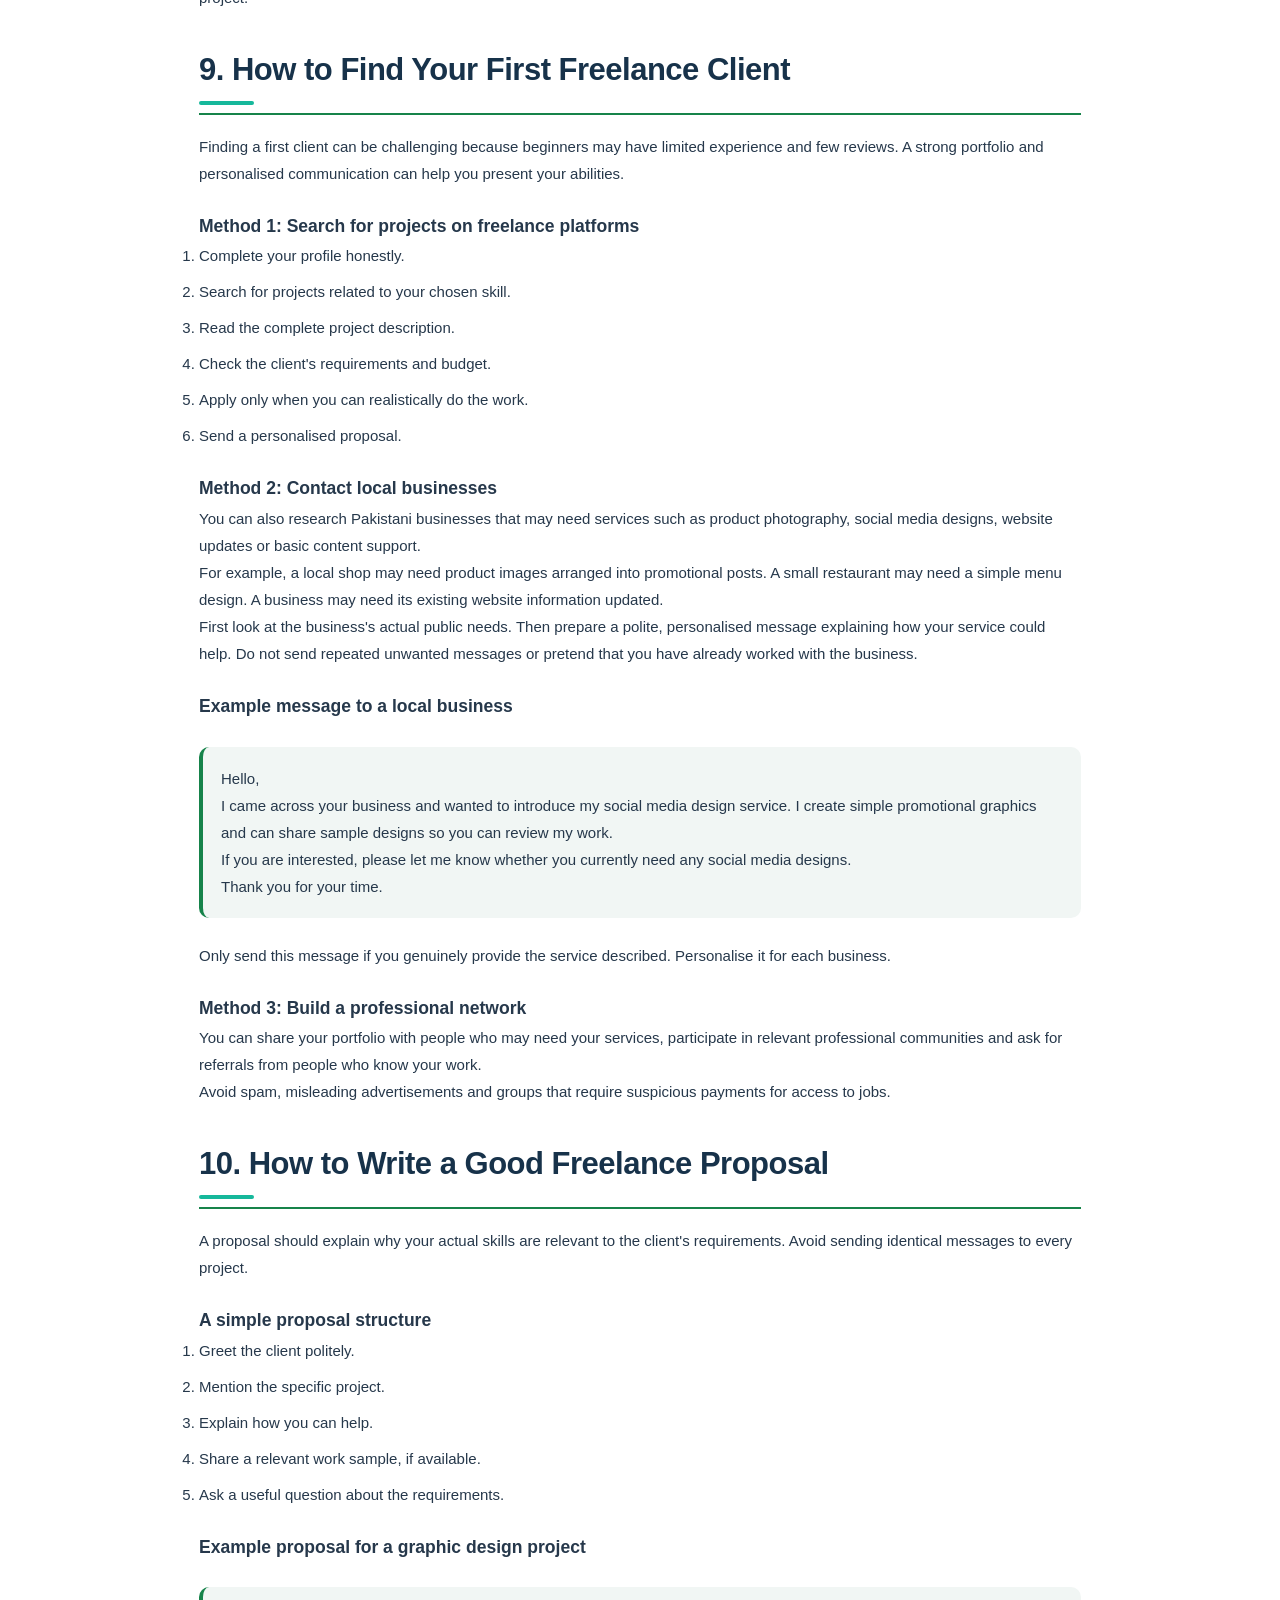
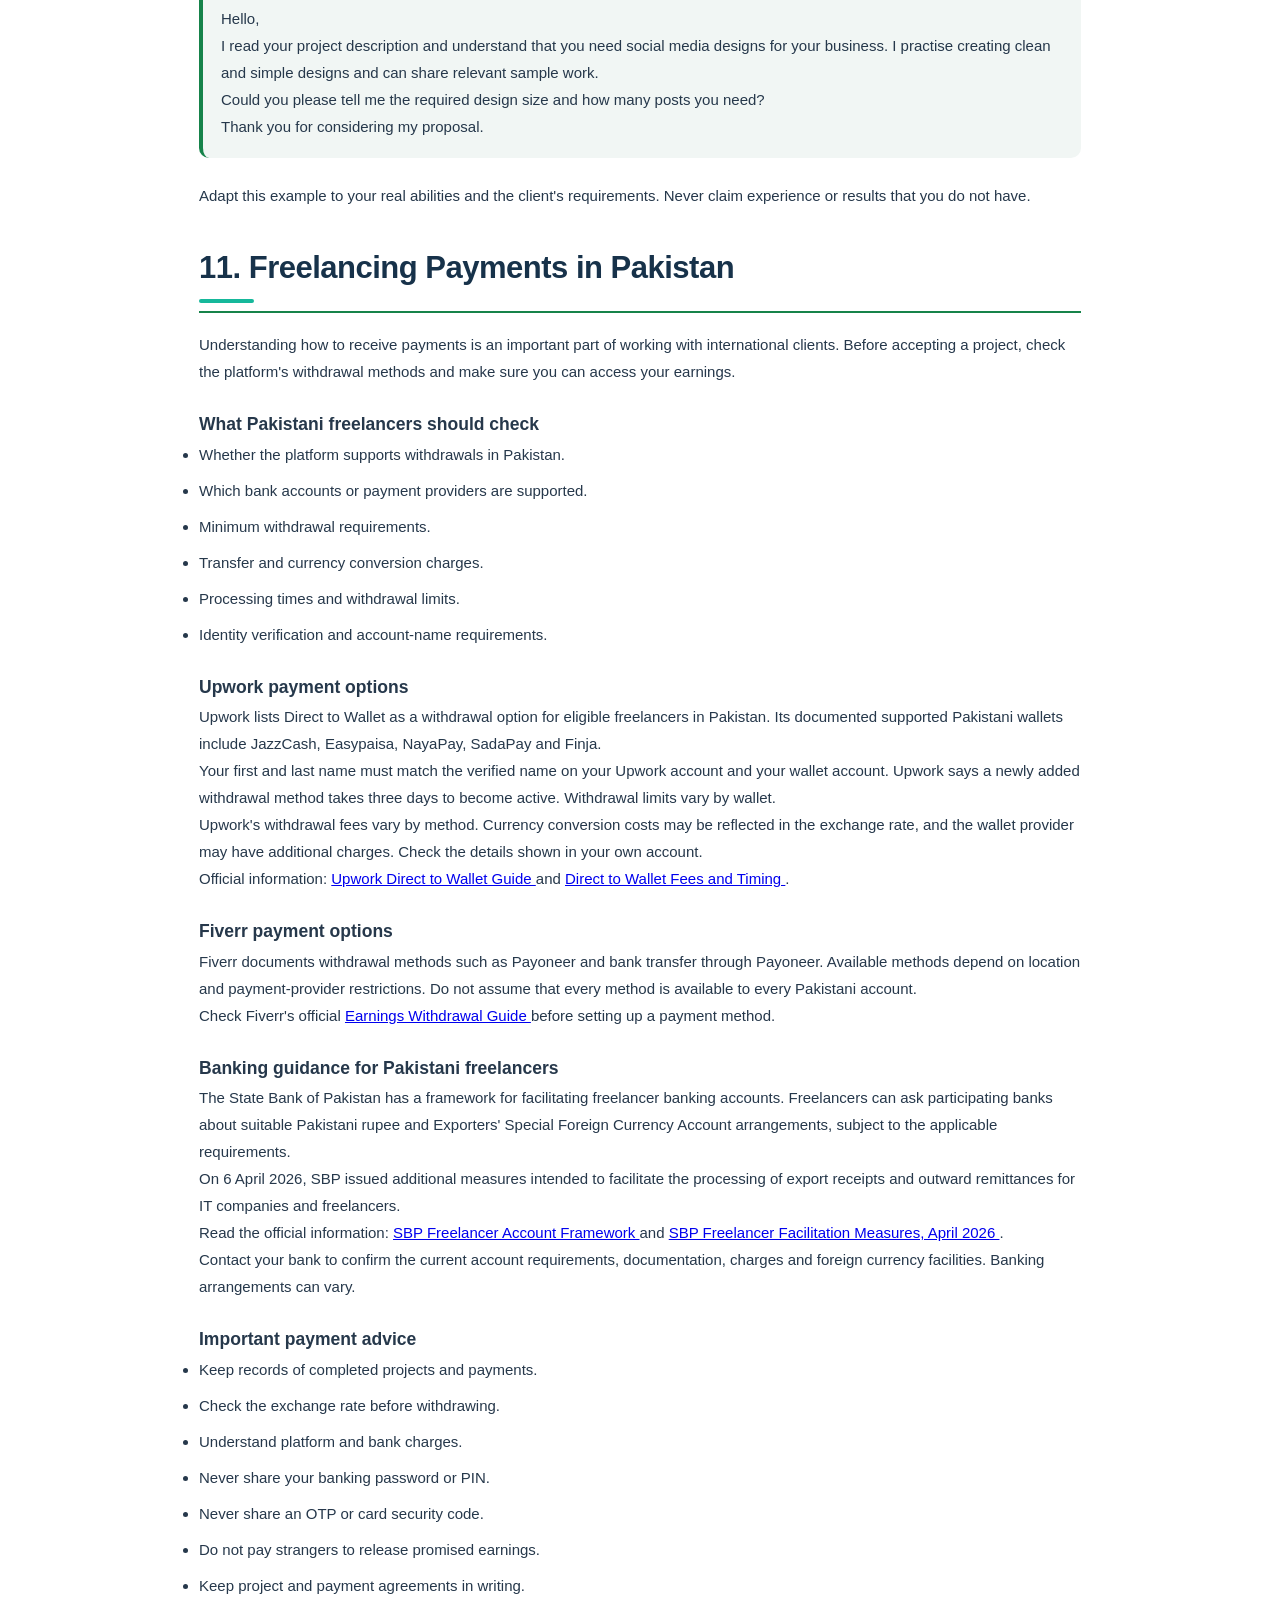
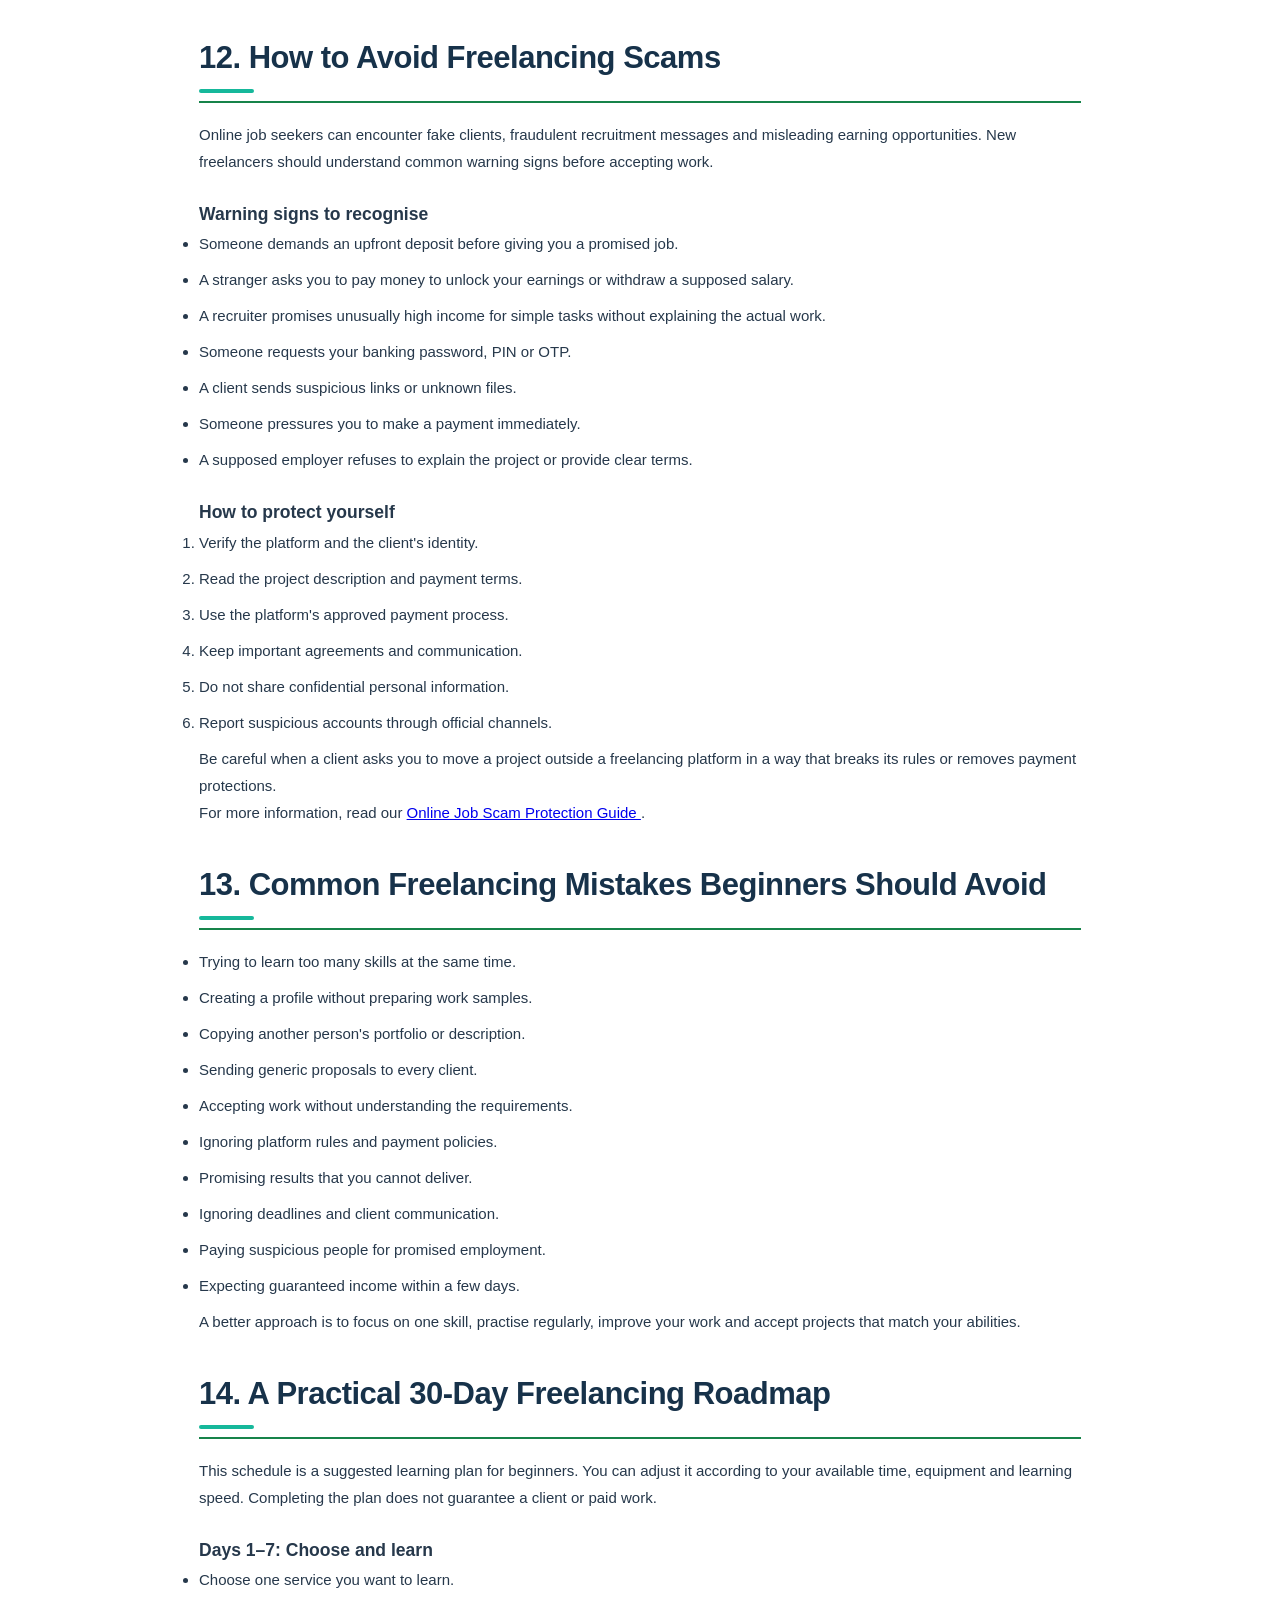
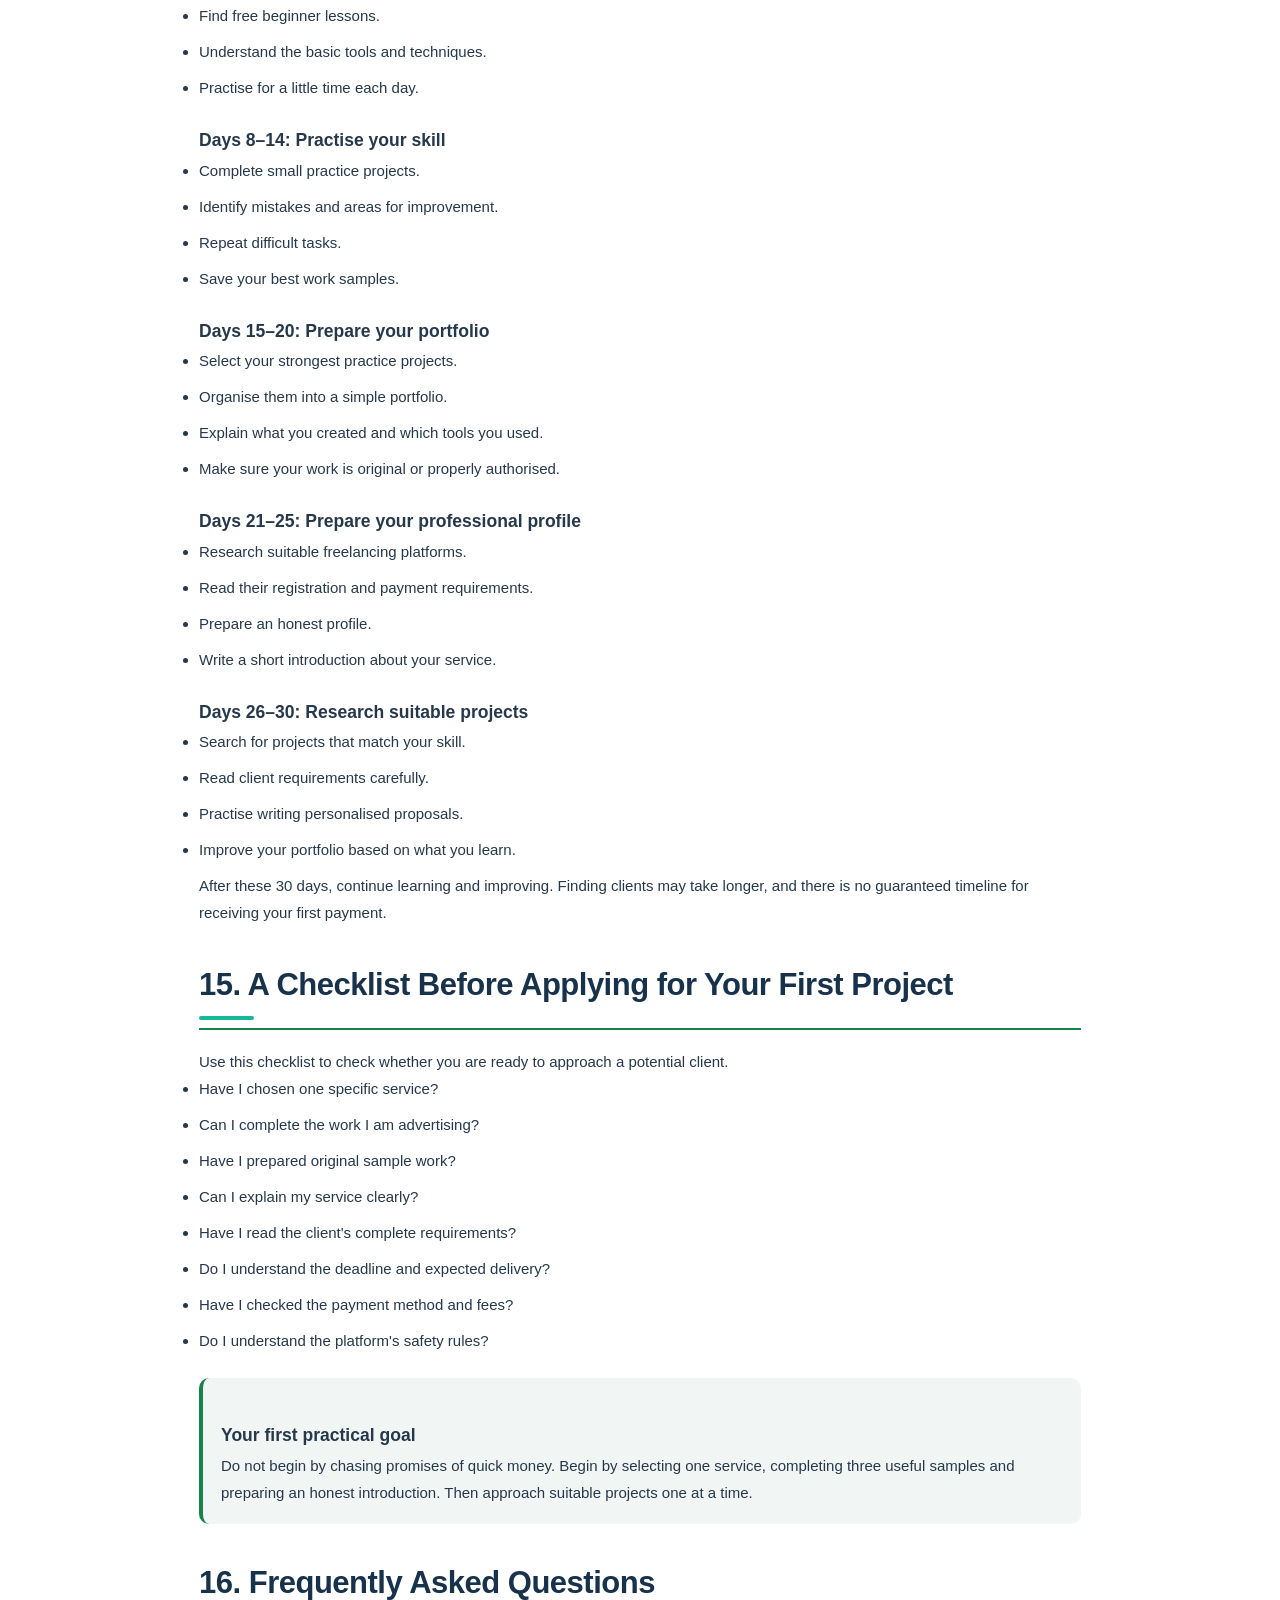
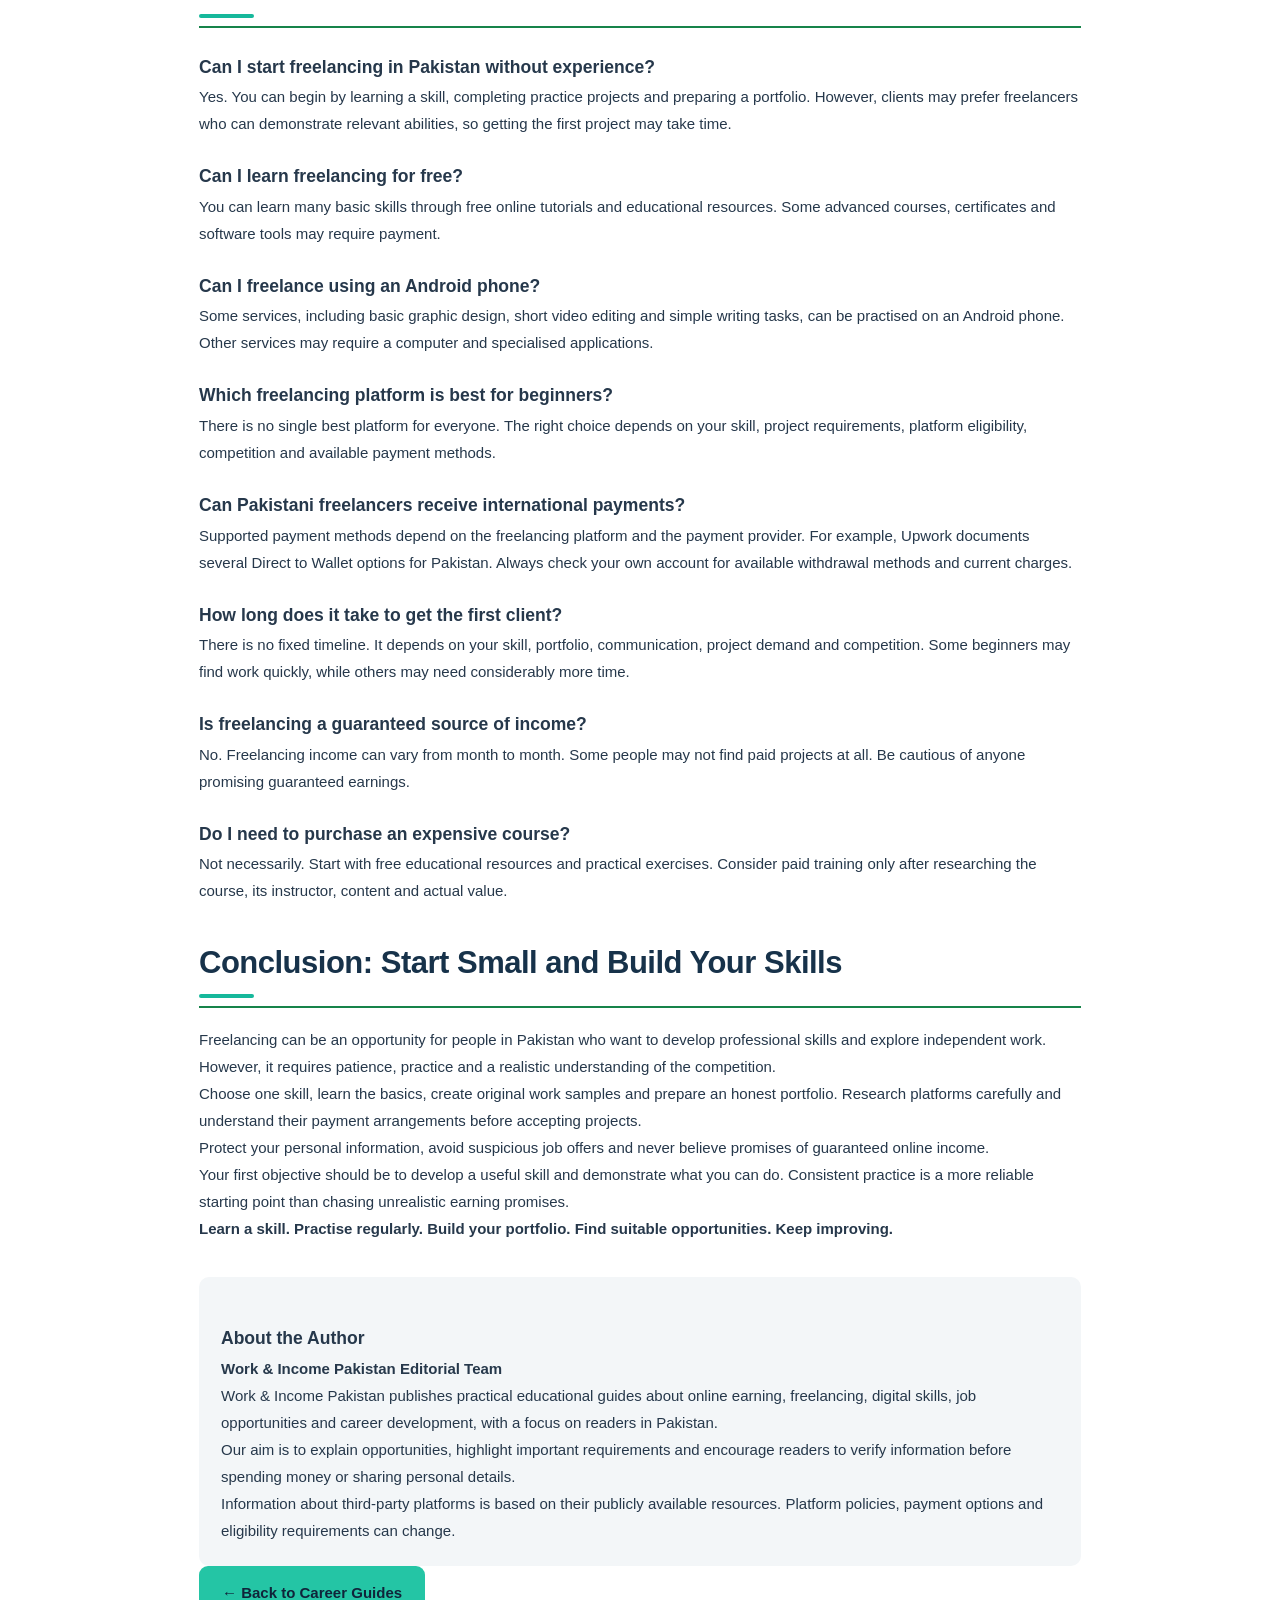
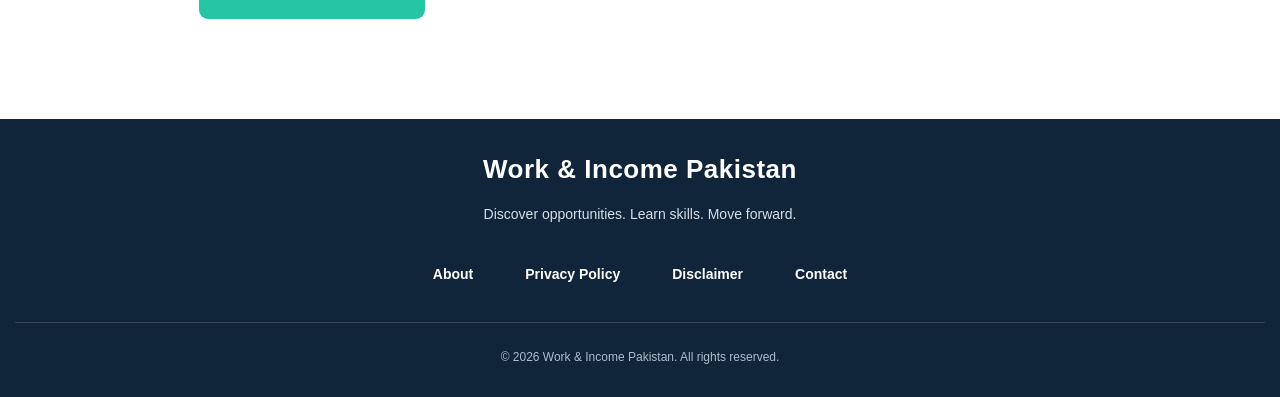
<file: freelancing-guide.html>
<!DOCTYPE html>
<html lang="en">

<head>
  <!-- Google Analytics -->
  <script async src="https://www.googletagmanager.com/gtag/js?id=G-6JBSCC6KHM"></script>
  <script>
    window.dataLayer = window.dataLayer || [];
    function gtag(){dataLayer.push(arguments);}
    gtag('js', new Date());
    gtag('config', 'G-6JBSCC6KHM');
  </script>

  <meta charset="UTF-8">
  <meta name="viewport" content="width=device-width, initial-scale=1.0">

  <meta name="description" content="A practical Pakistan freelancing guide for beginners. Learn useful skills, build a portfolio, find genuine clients, use freelance platforms, receive payments and avoid online job scams.">

  <meta name="robots" content="index, follow">
  <meta name="theme-color" content="#10243a">

  <title>How to Start Freelancing in Pakistan | Practical Beginner's Guide</title>

  <link rel="canonical" href="https://tahirkhan00089.github.io/work-income-pakistan/freelancing-guide.html">

  <!-- Social Sharing -->
  <meta property="og:type" content="article">
  <meta property="og:title" content="How to Start Freelancing in Pakistan">
  <meta property="og:description" content="Learn practical freelancing skills, build a portfolio, find clients and understand payment options in Pakistan.">
  <meta property="og:url" content="https://tahirkhan00089.github.io/work-income-pakistan/freelancing-guide.html">
  <meta property="og:site_name" content="Work & Income Pakistan">

  <meta name="twitter:card" content="summary">
  <meta name="twitter:title" content="How to Start Freelancing in Pakistan">
  <meta name="twitter:description" content="A practical beginner's guide to freelancing in Pakistan.">

  <link rel="icon" href="work-income-logo.png" type="image/png">
  <link rel="stylesheet" href="styles.css">

  <!-- Additional responsive styles for this guide -->
  <style>
    .guide-header {
      width: 100%;
      background: #10243a;
      color: #ffffff;
      padding: 14px 5%;
      display: flex;
      align-items: center;
      justify-content: space-between;
      flex-wrap: wrap;
      gap: 15px;
      box-sizing: border-box;
    }

    .guide-header .brand {
      display: flex;
      align-items: center;
      gap: 10px;
      color: #ffffff;
      text-decoration: none;
      font-weight: bold;
      font-size: 18px;
    }

    .guide-header .brand-logo {
      width: 42px;
      height: 42px;
      object-fit: contain;
    }

    .guide-header .brand small {
      display: block;
      font-size: 10px;
      letter-spacing: 3px;
    }

    .guide-header nav {
      display: flex;
      align-items: center;
      flex-wrap: wrap;
      gap: 16px;
    }

    .guide-header nav a {
      color: #ffffff;
      text-decoration: none;
      font-size: 14px;
      font-weight: 500;
    }

    .guide-header nav a:hover {
      color: #8ee3a1;
    }

    .guide-content {
      max-width: 1050px;
      width: 92%;
      margin: 30px auto;
      line-height: 1.8;
      overflow-wrap: break-word;
    }

    .guide-content h1 {
      line-height: 1.3;
      margin-top: 12px;
    }

    .guide-content h2 {
      margin-top: 38px;
      padding-bottom: 8px;
      border-bottom: 2px solid #16834a;
    }

    .guide-content h3 {
      margin-top: 24px;
    }

    .guide-content li {
      margin-bottom: 9px;
    }

    .guide-content a {
      overflow-wrap: anywhere;
    }

    .guide-meta {
      color: #64748b;
      font-size: 14px;
    }

    .guide-toc,
    .guide-note,
    .guide-action {
      padding: 18px;
      margin: 24px 0;
      border-radius: 10px;
      background: #f1f6f4;
      border-left: 4px solid #16834a;
    }

    .guide-toc ul {
      columns: 2;
      padding-left: 22px;
    }

    .guide-toc li {
      break-inside: avoid;
      margin-bottom: 7px;
    }

    .guide-toc a {
      text-decoration: none;
    }

    .guide-table {
      width: 100%;
      border-collapse: collapse;
      margin: 18px 0;
    }

    .guide-table th,
    .guide-table td {
      border: 1px solid #d8e0e5;
      padding: 11px;
      text-align: left;
      vertical-align: top;
    }

    .guide-table th {
      background: #edf3f1;
    }

    .guide-content .author-box {
      margin-top: 35px;
      padding: 22px;
      background: #f3f6f8;
      border-radius: 10px;
    }

    .guide-footer {
      text-align: center;
      padding: 28px 15px;
      background: #10243a;
      color: #ffffff;
    }

    .guide-footer a {
      color: #ffffff;
      text-decoration: none;
      margin: 0 9px;
    }

    .guide-footer a:hover {
      color: #8ee3a1;
    }

    .guide-footer .footer-tagline {
      color: #d5e0e8;
    }

    @media (max-width: 700px) {
      .guide-header {
        justify-content: center;
        text-align: center;
      }

      .guide-header nav {
        justify-content: center;
        gap: 12px;
      }

      .guide-header nav a {
        font-size: 13px;
      }

      .guide-content {
        width: 92%;
        margin: 20px auto;
      }

      .guide-toc ul {
        columns: 1;
      }

      .guide-table {
        font-size: 13px;
      }

      .guide-table th,
      .guide-table td {
        padding: 8px;
      }
    }
  </style>
</head>

<body>

<!-- Website Header -->
<header class="guide-header">

  <a class="brand" href="index.html">
    <img src="work-income-logo.png"
         alt="Work & Income Pakistan Logo"
         class="brand-logo">
    <span>
      Work <b>& Income</b>
      <small>PAKISTAN</small>
    </span>
  </a>

  <nav aria-label="Main navigation">
    <a href="index.html">Home</a>
    <a href="index.html#opportunities">Opportunities</a>
    <a href="index.html#skills">Free Skills</a>
    <a href="index.html#guides">Guides</a>
    <a href="about.html">About</a>
    <a href="contact.html">Contact</a>
  </nav>

</header>

<main class="guide-content">

<section class="section">

  <span class="eyebrow">FREELANCING GUIDE</span>

  <h1>How to Start Freelancing in Pakistan: A Practical Beginner's Guide</h1>

  <p>
    Freelancing allows people to work independently by providing
    services to clients instead of working as permanent employees
    for one company. Freelancers may work with local businesses,
    international companies and individual customers.
  </p>

  <p>
    In Pakistan, freelancing is an option worth exploring for
    people who want to develop useful skills and work online.
    Common services include graphic design, writing, video
    editing, web development, virtual assistance and social
    media management.
  </p>

  <p>
    However, freelancing is not a guaranteed way to earn money.
    Beginners need to learn a useful skill, practise regularly,
    prepare examples of their work and communicate professionally
    with potential clients.
  </p>

  <p>
    This guide explains how to get started, where to learn,
    how to prepare a portfolio, how to approach clients,
    which platforms to research and how to receive payments
    more safely in Pakistan.
  </p>

  <p class="guide-meta">
    <strong>Last reviewed: 22 November 2026</strong>
  </p>

  <!-- Table of Contents -->
  <div class="guide-toc">

    <h2>Quick Guide: What You Will Learn</h2>

    <ul>
      <li><a href="#what-is-freelancing">What is freelancing?</a></li>
      <li><a href="#choose-skill">Choosing a skill</a></li>
      <li><a href="#free-learning">Free learning resources</a></li>
      <li><a href="#practice">Practice projects</a></li>
      <li><a href="#portfolio">Building a portfolio</a></li>
      <li><a href="#first-service">Choosing your first service</a></li>
      <li><a href="#platforms">Freelancing platforms</a></li>
      <li><a href="#find-clients">Finding clients</a></li>
      <li><a href="#proposals">Writing proposals</a></li>
      <li><a href="#payments">Payments in Pakistan</a></li>
      <li><a href="#scams">Avoiding scams</a></li>
      <li><a href="#roadmap">30-day action plan</a></li>
      <li><a href="#faq">Frequently asked questions</a></li>
    </ul>

  </div>

  <h2 id="what-is-freelancing">1. What Is Freelancing?</h2>

  <p>
    A freelancer is a self-employed person who provides a
    particular service to a client for an agreed price.
    The work may involve a single project or a longer
    working arrangement.
  </p>

  <p>
    Unlike a traditional employee, a freelancer generally
    works independently and may serve several clients.
    The freelancer is responsible for finding suitable
    projects, agreeing on the work and meeting deadlines.
  </p>

  <h3>Examples of freelance services</h3>

  <ul>
    <li>Graphic design and social media graphics.</li>
    <li>Video editing and short-form video production.</li>
    <li>Content writing and proofreading.</li>
    <li>Website design and development.</li>
    <li>Virtual assistance and administrative support.</li>
    <li>Social media management.</li>
    <li>Data entry and online research.</li>
    <li>Translation and transcription.</li>
    <li>Presentation and document formatting.</li>
    <li>Basic image editing and product photography.</li>
  </ul>

  <p>
    You do not need to offer every service. It is usually
    more practical to select one area, learn its basic
    requirements and develop examples of your work.
  </p>

  <h2 id="choose-skill">2. Choose the Right Freelancing Skill</h2>

  <p>
    Choosing a suitable skill is an important first step.
    Some beginners try to learn several unrelated skills
    at once. This can make it difficult to improve in
    any particular area.
  </p>

  <p>
    Before choosing a skill, consider your interests,
    available equipment, internet connection and the
    amount of time you can dedicate to learning.
  </p>

  <h3>Skills you can explore as a beginner</h3>

  <ul>

    <li>
      <strong>Graphic design:</strong>
      Learn to create posters, business advertisements,
      social media posts and simple promotional graphics.
    </li>

    <li>
      <strong>Video editing:</strong>
      Practise trimming clips, adding captions, adjusting
      audio and creating short videos.
    </li>

    <li>
      <strong>Content writing:</strong>
      Develop clear writing skills for articles,
      product descriptions and website content.
    </li>

    <li>
      <strong>Web development:</strong>
      Start with HTML, CSS and JavaScript before
      progressing to more advanced development.
    </li>

    <li>
      <strong>Virtual assistance:</strong>
      Learn document formatting, spreadsheet organisation,
      email management and administrative tasks.
    </li>

    <li>
      <strong>Social media management:</strong>
      Practise preparing content calendars, organising
      posts and creating simple reports.
    </li>

  </ul>

  <h3>Can you start with only a mobile phone?</h3>

  <p>
    Yes, some freelance skills can be practised using an
    Android phone. Basic graphic design, short video editing,
    writing and simple content management are possible
    starting points.
  </p>

  <p>
    However, a mobile phone is not suitable for every task.
    Advanced website development, large video projects,
    complex spreadsheets and some professional software
    may require a computer.
  </p>

  <p>
    Before choosing a service, check which applications,
    equipment and technical abilities are needed.
  </p>

  <h2 id="free-learning">3. Learn Skills Using Free Online Resources</h2>

  <p>
    You do not need to purchase an expensive course before
    beginning. Many websites provide educational material
    that can help you understand the basics of a skill.
  </p>

  <h3>Useful learning resources</h3>

  <ul>

    <li>
      <a href="https://www.canva.com/designschool/"
         target="_blank" rel="noopener noreferrer">
        Canva Design School
      </a>
      – Explore graphic design and visual content lessons.
    </li>

    <li>
      <a href="https://www.freecodecamp.org/"
         target="_blank" rel="noopener noreferrer">
        freeCodeCamp
      </a>
      – Learn programming, HTML, CSS and web development.
    </li>

    <li>
      <a href="https://skillshop.withgoogle.com/"
         target="_blank" rel="noopener noreferrer">
        Google Skillshop
      </a>
      – Explore training related to Google products
      and digital marketing.
    </li>

    <li>
      <a href="https://www.youtube.com/"
         target="_blank" rel="noopener noreferrer">
        YouTube
      </a>
      – Find practical tutorials and demonstrations.
    </li>

    <li>
      <a href="https://www.coursera.org/"
         target="_blank" rel="noopener noreferrer">
        Coursera
      </a>
      – Explore online courses. Check individual course
      pages for free access and certificate conditions.
    </li>

  </ul>

  <p>
    Some educational platforms offer free lessons but
    charge for certificates, subscriptions or advanced
    features. Always check the terms before registering.
  </p>

  <h3>How to learn more effectively</h3>

  <ol>
    <li>Choose one skill instead of studying everything together.</li>
    <li>Find a beginner course or tutorial.</li>
    <li>Practise the lesson instead of only watching it.</li>
    <li>Repeat difficult tasks until you understand them.</li>
    <li>Save your best practice projects for your portfolio.</li>
  </ol>

  <h2 id="practice">4. Practise Before Searching for Clients</h2>

  <p>
    Watching tutorials does not automatically make someone
    ready for paid work. You need to demonstrate that you
    understand the task and can produce useful results.
  </p>

  <p>
    A beginner can start by completing small practice
    projects without waiting for a real client.
  </p>

  <h3>Examples of practice projects</h3>

  <ul>
    <li>Create three social media designs for imaginary Pakistani businesses.</li>
    <li>Edit two short videos using footage you have permission to use.</li>
    <li>Write two original articles on subjects you understand.</li>
    <li>Build a simple website with a homepage and contact section.</li>
    <li>Prepare a sample spreadsheet with organised information.</li>
    <li>Create a sample weekly social media content calendar.</li>
  </ul>

  <p>
    Clearly identify these as practice projects. Never
    claim that imaginary businesses were real clients
    or that sample work produced actual business results.
  </p>

  <h2 id="portfolio">5. Build a Professional Portfolio</h2>

  <p>
    A portfolio is a collection of examples that shows
    potential clients what you can do. It can help you
    demonstrate your abilities even if you have not
    worked with paying clients before.
  </p>

  <p>A useful beginner portfolio should contain:</p>

  <ul>
    <li>Your name or professional identity.</li>
    <li>The particular service you want to provide.</li>
    <li>Three to five relevant work samples, if available.</li>
    <li>A short explanation of each project.</li>
    <li>The tools or methods used to create the work.</li>
    <li>A professional contact method.</li>
  </ul>

  <h3>Where can you display your portfolio?</h3>

  <ul>

    <li>
      <a href="https://www.canva.com/"
         target="_blank" rel="noopener noreferrer">
        Canva
      </a>
      – Prepare simple visual presentations and design samples.
    </li>

    <li>
      <a href="https://github.com/"
         target="_blank" rel="noopener noreferrer">
        GitHub
      </a>
      – Display website projects and programming work.
    </li>

    <li>
      <a href="https://www.behance.net/"
         target="_blank" rel="noopener noreferrer">
        Behance
      </a>
      – Explore a platform for presenting creative work.
    </li>

  </ul>

  <p>
    Only display work you created yourself or have
    permission to share. Keep your portfolio organised
    and avoid copying another freelancer's projects.
  </p>

  <h2 id="first-service">6. Choose One Service You Can Actually Deliver</h2>

  <p>
    A common beginner mistake is advertising too many
    services without having the skills to complete them.
    Start with one clearly defined service and understand
    exactly what a client will receive.
  </p>

  <h3>Examples of clearly defined beginner services</h3>

  <table class="guide-table">

    <thead>
      <tr>
        <th>Skill</th>
        <th>Example service</th>
        <th>Possible sample</th>
      </tr>
    </thead>

    <tbody>

      <tr>
        <td>Graphic design</td>
        <td>Social media post design</td>
        <td>Three sample promotional posts</td>
      </tr>

      <tr>
        <td>Video editing</td>
        <td>Short video editing</td>
        <td>Two edited demonstration videos</td>
      </tr>

      <tr>
        <td>Writing</td>
        <td>Product description writing</td>
        <td>Five original sample descriptions</td>
      </tr>

      <tr>
        <td>Virtual assistance</td>
        <td>Spreadsheet organisation</td>
        <td>A sample organised spreadsheet</td>
      </tr>

      <tr>
        <td>Web development</td>
        <td>Simple website creation</td>
        <td>A basic demonstration website</td>
      </tr>

    </tbody>

  </table>

  <h3>Before accepting a project, confirm these details</h3>

  <ul>
    <li>What exactly does the client need?</li>
    <li>How many items or pages are required?</li>
    <li>What file format should be delivered?</li>
    <li>What is the agreed deadline?</li>
    <li>How many revisions are included?</li>
    <li>What is the agreed payment and payment method?</li>
  </ul>

  <p>
    Agree on the work and payment terms before starting.
    Do not promise a result that you cannot realistically deliver.
  </p>

  <h2>7. Create an Honest Professional Profile</h2>

  <p>
    Your professional profile is often one of the first
    things a potential client sees. It should explain
    your services, abilities and experience clearly.
  </p>

  <p>Include the following information where appropriate:</p>

  <ul>
    <li>A clear profile photograph, if required.</li>
    <li>A short headline describing your service.</li>
    <li>Your actual skills and relevant experience.</li>
    <li>Examples of your work.</li>
    <li>Your availability and communication preferences.</li>
  </ul>

  <h3>Example beginner profile introduction</h3>

  <div class="guide-note">

    <p>
      "I am a beginner graphic designer interested in
      creating clean and simple social media designs.
      I am developing my skills through regular practice
      and can share sample work to demonstrate my abilities.
      I value clear communication, attention to detail
      and completing agreed tasks carefully."
    </p>

  </div>

  <p>
    This is an example, not a qualification or a claim
    of professional experience. Adapt it to your real
    abilities and chosen service.
  </p>

  <p>
    Never invent qualifications, employment history,
    client reviews or previous project results.
  </p>

  <h2 id="platforms">8. Explore Freelancing Platforms</h2>

  <p>
    Freelancing platforms provide ways for independent
    workers to connect with potential clients. Each
    platform has different rules, registration procedures,
    service charges and payment arrangements.
  </p>

  <h3>Popular platforms to research</h3>

  <ul>

    <li>
      <strong>
        <a href="https://www.fiverr.com/"
           target="_blank" rel="noopener noreferrer">
          Fiverr
        </a>
      </strong>
      – Freelancers can create service listings describing
      what they offer to potential buyers.
    </li>

    <li>
      <strong>
        <a href="https://www.upwork.com/"
           target="_blank" rel="noopener noreferrer">
          Upwork
        </a>
      </strong>
      – Freelancers can explore client projects and
      submit proposals for suitable work.
    </li>

    <li>
      <strong>
        <a href="https://www.freelancer.com/"
           target="_blank" rel="noopener noreferrer">
          Freelancer
        </a>
      </strong>
      – Explore project listings and freelance competitions.
    </li>

    <li>
      <strong>
        <a href="https://www.peopleperhour.com/"
           target="_blank" rel="noopener noreferrer">
          PeoplePerHour
        </a>
      </strong>
      – Explore freelance services and project opportunities.
    </li>

    <li>
      <strong>
        <a href="https://www.guru.com/"
           target="_blank" rel="noopener noreferrer">
          Guru
        </a>
      </strong>
      – Research freelance projects and professional services.
    </li>

  </ul>

  <h3>How to choose a suitable platform</h3>

  <p>
    Do not register everywhere without first understanding
    how each website works. Compare the following:
  </p>

  <ul>
    <li>Does the platform accept users from Pakistan?</li>
    <li>What identity verification is required?</li>
    <li>What services or skills are suitable for the platform?</li>
    <li>Does it charge freelancers to submit proposals?</li>
    <li>What service fees apply to completed work?</li>
    <li>Which withdrawal methods are available?</li>
    <li>What rules protect freelancers and clients?</li>
  </ul>

  <p>
    Platform policies and eligibility requirements can
    change. Check the official website before creating
    an account or accepting a project.
  </p>

  <h2 id="find-clients">9. How to Find Your First Freelance Client</h2>

  <p>
    Finding a first client can be challenging because
    beginners may have limited experience and few reviews.
    A strong portfolio and personalised communication
    can help you present your abilities.
  </p>

  <h3>Method 1: Search for projects on freelance platforms</h3>

  <ol>
    <li>Complete your profile honestly.</li>
    <li>Search for projects related to your chosen skill.</li>
    <li>Read the complete project description.</li>
    <li>Check the client's requirements and budget.</li>
    <li>Apply only when you can realistically do the work.</li>
    <li>Send a personalised proposal.</li>
  </ol>

  <h3>Method 2: Contact local businesses</h3>

  <p>
    You can also research Pakistani businesses that may
    need services such as product photography, social
    media designs, website updates or basic content support.
  </p>

  <p>
    For example, a local shop may need product images
    arranged into promotional posts. A small restaurant
    may need a simple menu design. A business may need
    its existing website information updated.
  </p>

  <p>
    First look at the business's actual public needs.
    Then prepare a polite, personalised message explaining
    how your service could help. Do not send repeated
    unwanted messages or pretend that you have already
    worked with the business.
  </p>

  <h3>Example message to a local business</h3>

  <div class="guide-note">

    <p>Hello,</p>

    <p>
      I came across your business and wanted to introduce
      my social media design service. I create simple
      promotional graphics and can share sample designs
      so you can review my work.
    </p>

    <p>
      If you are interested, please let me know whether
      you currently need any social media designs.
    </p>

    <p>Thank you for your time.</p>

  </div>

  <p>
    Only send this message if you genuinely provide the
    service described. Personalise it for each business.
  </p>

  <h3>Method 3: Build a professional network</h3>

  <p>
    You can share your portfolio with people who may
    need your services, participate in relevant professional
    communities and ask for referrals from people who
    know your work.
  </p>

  <p>
    Avoid spam, misleading advertisements and groups
    that require suspicious payments for access to jobs.
  </p>

  <h2 id="proposals">10. How to Write a Good Freelance Proposal</h2>

  <p>
    A proposal should explain why your actual skills
    are relevant to the client's requirements. Avoid
    sending identical messages to every project.
  </p>

  <h3>A simple proposal structure</h3>

  <ol>
    <li>Greet the client politely.</li>
    <li>Mention the specific project.</li>
    <li>Explain how you can help.</li>
    <li>Share a relevant work sample, if available.</li>
    <li>Ask a useful question about the requirements.</li>
  </ol>

  <h3>Example proposal for a graphic design project</h3>

  <div class="guide-note">

    <p>Hello,</p>

    <p>
      I read your project description and understand that
      you need social media designs for your business.
      I practise creating clean and simple designs and
      can share relevant sample work.
    </p>

    <p>
      Could you please tell me the required design size
      and how many posts you need?
    </p>

    <p>
      Thank you for considering my proposal.
    </p>

  </div>

  <p>
    Adapt this example to your real abilities and the
    client's requirements. Never claim experience or
    results that you do not have.
  </p>

  <h2 id="payments">11. Freelancing Payments in Pakistan</h2>

  <p>
    Understanding how to receive payments is an important
    part of working with international clients. Before
    accepting a project, check the platform's withdrawal
    methods and make sure you can access your earnings.
  </p>

  <h3>What Pakistani freelancers should check</h3>

  <ul>
    <li>Whether the platform supports withdrawals in Pakistan.</li>
    <li>Which bank accounts or payment providers are supported.</li>
    <li>Minimum withdrawal requirements.</li>
    <li>Transfer and currency conversion charges.</li>
    <li>Processing times and withdrawal limits.</li>
    <li>Identity verification and account-name requirements.</li>
  </ul>

  <h3>Upwork payment options</h3>

  <p>
    Upwork lists Direct to Wallet as a withdrawal option
    for eligible freelancers in Pakistan. Its documented
    supported Pakistani wallets include JazzCash, Easypaisa,
    NayaPay, SadaPay and Finja.
  </p>

  <p>
    Your first and last name must match the verified
    name on your Upwork account and your wallet account.
    Upwork says a newly added withdrawal method takes
    three days to become active. Withdrawal limits vary
    by wallet.
  </p>

  <p>
    Upwork's withdrawal fees vary by method. Currency
    conversion costs may be reflected in the exchange
    rate, and the wallet provider may have additional
    charges. Check the details shown in your own account.
  </p>

  <p>
    Official information:
    <a href="https://support.upwork.com/hc/en-us/articles/115001615647-How-to-use-direct-to-wallet-to-withdraw-your-earnings"
       target="_blank" rel="noopener noreferrer">
      Upwork Direct to Wallet Guide
    </a>
    and
    <a href="https://support.upwork.com/hc/en-us/articles/115001615787-What-are-the-fees-and-timing-of-Direct-to-Wallet-payments"
       target="_blank" rel="noopener noreferrer">
      Direct to Wallet Fees and Timing
    </a>.
  </p>

  <h3>Fiverr payment options</h3>

  <p>
    Fiverr documents withdrawal methods such as Payoneer
    and bank transfer through Payoneer. Available methods
    depend on location and payment-provider restrictions.
    Do not assume that every method is available to every
    Pakistani account.
  </p>

  <p>
    Check Fiverr's official
    <a href="https://help.fiverr.com/hc/en-us/articles/360010530058-Withdrawing-your-earnings-managing-payout-methods"
       target="_blank" rel="noopener noreferrer">
      Earnings Withdrawal Guide
    </a>
    before setting up a payment method.
  </p>

  <h3>Banking guidance for Pakistani freelancers</h3>

  <p>
    The State Bank of Pakistan has a framework for
    facilitating freelancer banking accounts. Freelancers
    can ask participating banks about suitable Pakistani
    rupee and Exporters' Special Foreign Currency Account
    arrangements, subject to the applicable requirements.
  </p>

  <p>
    On 6 April 2026, SBP issued additional measures
    intended to facilitate the processing of export
    receipts and outward remittances for IT companies
    and freelancers.
  </p>

  <p>
    Read the official information:
    <a href="https://www.sbp.org.pk/circulars/bprd-circular-no-05-of-2023"
       target="_blank" rel="noopener noreferrer">
      SBP Freelancer Account Framework
    </a>
    and
    <a href="https://www.sbp.org.pk/circulars/epd-circular-letter-no-06-of-2026"
       target="_blank" rel="noopener noreferrer">
      SBP Freelancer Facilitation Measures, April 2026
    </a>.
  </p>

  <p>
    Contact your bank to confirm the current account
    requirements, documentation, charges and foreign
    currency facilities. Banking arrangements can vary.
  </p>

  <h3>Important payment advice</h3>

  <ul>
    <li>Keep records of completed projects and payments.</li>
    <li>Check the exchange rate before withdrawing.</li>
    <li>Understand platform and bank charges.</li>
    <li>Never share your banking password or PIN.</li>
    <li>Never share an OTP or card security code.</li>
    <li>Do not pay strangers to release promised earnings.</li>
    <li>Keep project and payment agreements in writing.</li>
  </ul>

  <h2 id="scams">12. How to Avoid Freelancing Scams</h2>

  <p>
    Online job seekers can encounter fake clients,
    fraudulent recruitment messages and misleading
    earning opportunities. New freelancers should
    understand common warning signs before accepting work.
  </p>

  <h3>Warning signs to recognise</h3>

  <ul>

    <li>
      Someone demands an upfront deposit before giving
      you a promised job.
    </li>

    <li>
      A stranger asks you to pay money to unlock your
      earnings or withdraw a supposed salary.
    </li>

    <li>
      A recruiter promises unusually high income for
      simple tasks without explaining the actual work.
    </li>

    <li>
      Someone requests your banking password, PIN or OTP.
    </li>

    <li>
      A client sends suspicious links or unknown files.
    </li>

    <li>
      Someone pressures you to make a payment immediately.
    </li>

    <li>
      A supposed employer refuses to explain the project
      or provide clear terms.
    </li>

  </ul>

  <h3>How to protect yourself</h3>

  <ol>
    <li>Verify the platform and the client's identity.</li>
    <li>Read the project description and payment terms.</li>
    <li>Use the platform's approved payment process.</li>
    <li>Keep important agreements and communication.</li>
    <li>Do not share confidential personal information.</li>
    <li>Report suspicious accounts through official channels.</li>
  </ol>

  <p>
    Be careful when a client asks you to move a project
    outside a freelancing platform in a way that breaks
    its rules or removes payment protections.
  </p>

  <p>
    For more information, read our
    <a href="scam-guide.html">
      Online Job Scam Protection Guide
    </a>.
  </p>

  <h2>13. Common Freelancing Mistakes Beginners Should Avoid</h2>

  <ul>
    <li>Trying to learn too many skills at the same time.</li>
    <li>Creating a profile without preparing work samples.</li>
    <li>Copying another person's portfolio or description.</li>
    <li>Sending generic proposals to every client.</li>
    <li>Accepting work without understanding the requirements.</li>
    <li>Ignoring platform rules and payment policies.</li>
    <li>Promising results that you cannot deliver.</li>
    <li>Ignoring deadlines and client communication.</li>
    <li>Paying suspicious people for promised employment.</li>
    <li>Expecting guaranteed income within a few days.</li>
  </ul>

  <p>
    A better approach is to focus on one skill, practise
    regularly, improve your work and accept projects
    that match your abilities.
  </p>

  <h2>14. A Practical 30-Day Freelancing Roadmap</h2>

  <p>
    This schedule is a suggested learning plan for
    beginners. You can adjust it according to your
    available time, equipment and learning speed.
    Completing the plan does not guarantee a client
    or paid work.
  </p>

  <h3>Days 1–7: Choose and learn</h3>

  <ul>
    <li>Choose one service you want to learn.</li>
    <li>Find free beginner lessons.</li>
    <li>Understand the basic tools and techniques.</li>
    <li>Practise for a little time each day.</li>
  </ul>

  <h3>Days 8–14: Practise your skill</h3>

  <ul>
    <li>Complete small practice projects.</li>
    <li>Identify mistakes and areas for improvement.</li>
    <li>Repeat difficult tasks.</li>
    <li>Save your best work samples.</li>
  </ul>

  <h3>Days 15–20: Prepare your portfolio</h3>

  <ul>
    <li>Select your strongest practice projects.</li>
    <li>Organise them into a simple portfolio.</li>
    <li>Explain what you created and which tools you used.</li>
    <li>Make sure your work is original or properly authorised.</li>
  </ul>

  <h3>Days 21–25: Prepare your professional profile</h3>

  <ul>
    <li>Research suitable freelancing platforms.</li>
    <li>Read their registration and payment requirements.</li>
    <li>Prepare an honest profile.</li>
    <li>Write a short introduction about your service.</li>
  </ul>

  <h3>Days 26–30: Research suitable projects</h3>

  <ul>
    <li>Search for projects that match your skill.</li>
    <li>Read client requirements carefully.</li>
    <li>Practise writing personalised proposals.</li>
    <li>Improve your portfolio based on what you learn.</li>
  </ul>

  <p>
    After these 30 days, continue learning and improving.
    Finding clients may take longer, and there is no
    guaranteed timeline for receiving your first payment.
  </p>

  <h2>15. A Checklist Before Applying for Your First Project</h2>

  <p>
    Use this checklist to check whether you are ready
    to approach a potential client.
  </p>

  <ul>
    <li>Have I chosen one specific service?</li>
    <li>Can I complete the work I am advertising?</li>
    <li>Have I prepared original sample work?</li>
    <li>Can I explain my service clearly?</li>
    <li>Have I read the client's complete requirements?</li>
    <li>Do I understand the deadline and expected delivery?</li>
    <li>Have I checked the payment method and fees?</li>
    <li>Do I understand the platform's safety rules?</li>
  </ul>

  <div class="guide-action">

    <h3>Your first practical goal</h3>

    <p>
      Do not begin by chasing promises of quick money.
      Begin by selecting one service, completing three
      useful samples and preparing an honest introduction.
      Then approach suitable projects one at a time.
    </p>

  </div>

  <h2 id="faq">16. Frequently Asked Questions</h2>

  <h3>Can I start freelancing in Pakistan without experience?</h3>

  <p>
    Yes. You can begin by learning a skill, completing
    practice projects and preparing a portfolio. However,
    clients may prefer freelancers who can demonstrate
    relevant abilities, so getting the first project
    may take time.
  </p>

  <h3>Can I learn freelancing for free?</h3>

  <p>
    You can learn many basic skills through free online
    tutorials and educational resources. Some advanced
    courses, certificates and software tools may require
    payment.
  </p>

  <h3>Can I freelance using an Android phone?</h3>

  <p>
    Some services, including basic graphic design,
    short video editing and simple writing tasks, can
    be practised on an Android phone. Other services
    may require a computer and specialised applications.
  </p>

  <h3>Which freelancing platform is best for beginners?</h3>

  <p>
    There is no single best platform for everyone.
    The right choice depends on your skill, project
    requirements, platform eligibility, competition
    and available payment methods.
  </p>

  <h3>Can Pakistani freelancers receive international payments?</h3>

  <p>
    Supported payment methods depend on the freelancing
    platform and the payment provider. For example,
    Upwork documents several Direct to Wallet options
    for Pakistan. Always check your own account for
    available withdrawal methods and current charges.
  </p>

  <h3>How long does it take to get the first client?</h3>

  <p>
    There is no fixed timeline. It depends on your skill,
    portfolio, communication, project demand and competition.
    Some beginners may find work quickly, while others
    may need considerably more time.
  </p>

  <h3>Is freelancing a guaranteed source of income?</h3>

  <p>
    No. Freelancing income can vary from month to month.
    Some people may not find paid projects at all.
    Be cautious of anyone promising guaranteed earnings.
  </p>

  <h3>Do I need to purchase an expensive course?</h3>

  <p>
    Not necessarily. Start with free educational resources
    and practical exercises. Consider paid training only
    after researching the course, its instructor, content
    and actual value.
  </p>

  <h2>Conclusion: Start Small and Build Your Skills</h2>

  <p>
    Freelancing can be an opportunity for people in
    Pakistan who want to develop professional skills
    and explore independent work. However, it requires
    patience, practice and a realistic understanding
    of the competition.
  </p>

  <p>
    Choose one skill, learn the basics, create original
    work samples and prepare an honest portfolio.
    Research platforms carefully and understand their
    payment arrangements before accepting projects.
  </p>

  <p>
    Protect your personal information, avoid suspicious
    job offers and never believe promises of guaranteed
    online income.
  </p>

  <p>
    Your first objective should be to develop a useful
    skill and demonstrate what you can do. Consistent
    practice is a more reliable starting point than
    chasing unrealistic earning promises.
  </p>

  <p>
    <strong>
      Learn a skill. Practise regularly. Build your portfolio.
      Find suitable opportunities. Keep improving.
    </strong>
  </p>

  <!-- Author Information -->
  <div class="author-box">

    <h3>About the Author</h3>

    <p>
      <strong>Work & Income Pakistan Editorial Team</strong>
    </p>

    <p>
      Work & Income Pakistan publishes practical
      educational guides about online earning,
      freelancing, digital skills, job opportunities
      and career development, with a focus on readers
      in Pakistan.
    </p>

    <p>
      Our aim is to explain opportunities, highlight
      important requirements and encourage readers
      to verify information before spending money
      or sharing personal details.
    </p>

    <p>
      Information about third-party platforms is based
      on their publicly available resources. Platform
      policies, payment options and eligibility
      requirements can change.
    </p>

  </div>

  <p>
    <a href="index.html#guides" class="primary-btn">
      ← Back to Career Guides
    </a>
  </p>

</section>

</main>

<!-- Website Footer -->
<footer class="guide-footer">

  <div class="footer-brand">
    <strong>Work & Income Pakistan</strong>
  </div>

  <p class="footer-tagline">
    Discover opportunities. Learn skills. Move forward.
  </p>

  <div class="footer-links">
    <a href="about.html">About</a>
    <a href="privacy.html">Privacy Policy</a>
    <a href="disclaimer.html">Disclaimer</a>
    <a href="contact.html">Contact</a>
  </div>

  <div class="footer-bottom">
    <small>
      © 2026 Work & Income Pakistan. All rights reserved.
    </small>
  </div>

</footer>

</body>
</html>
</file>
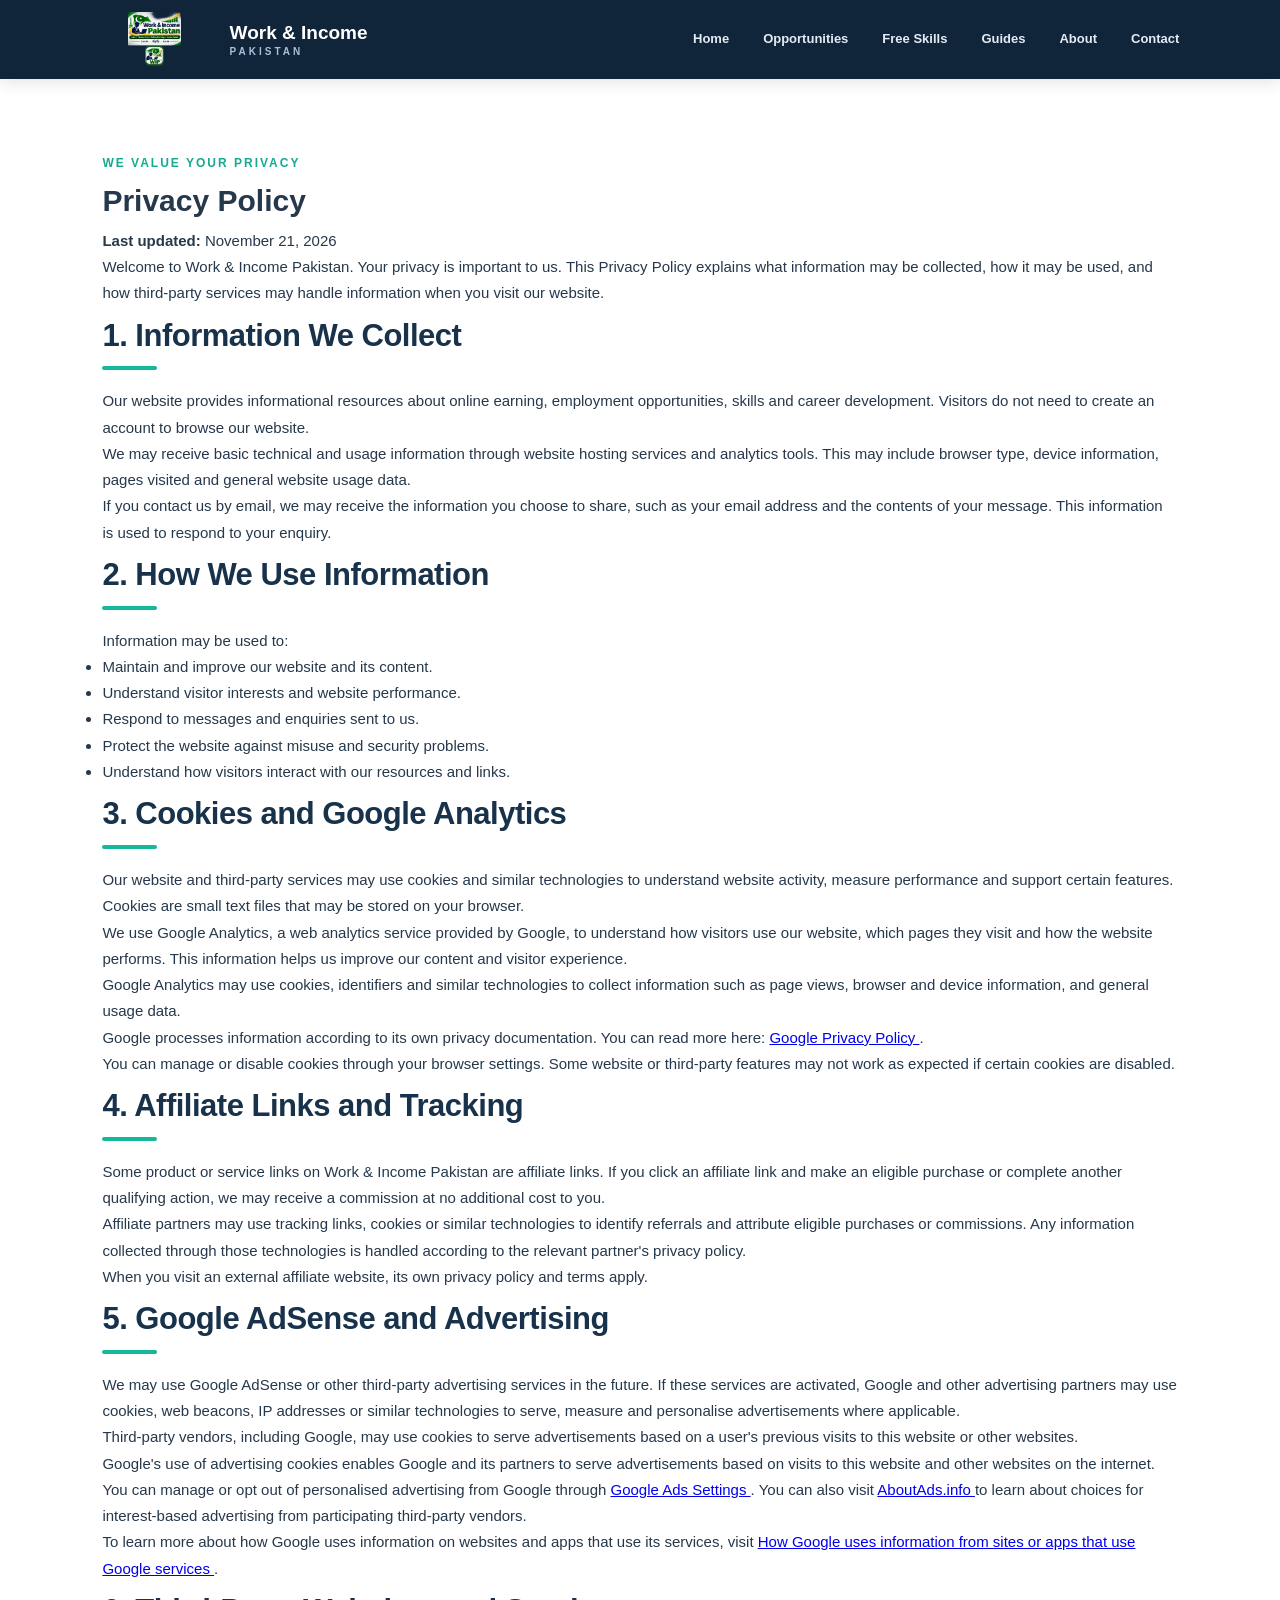
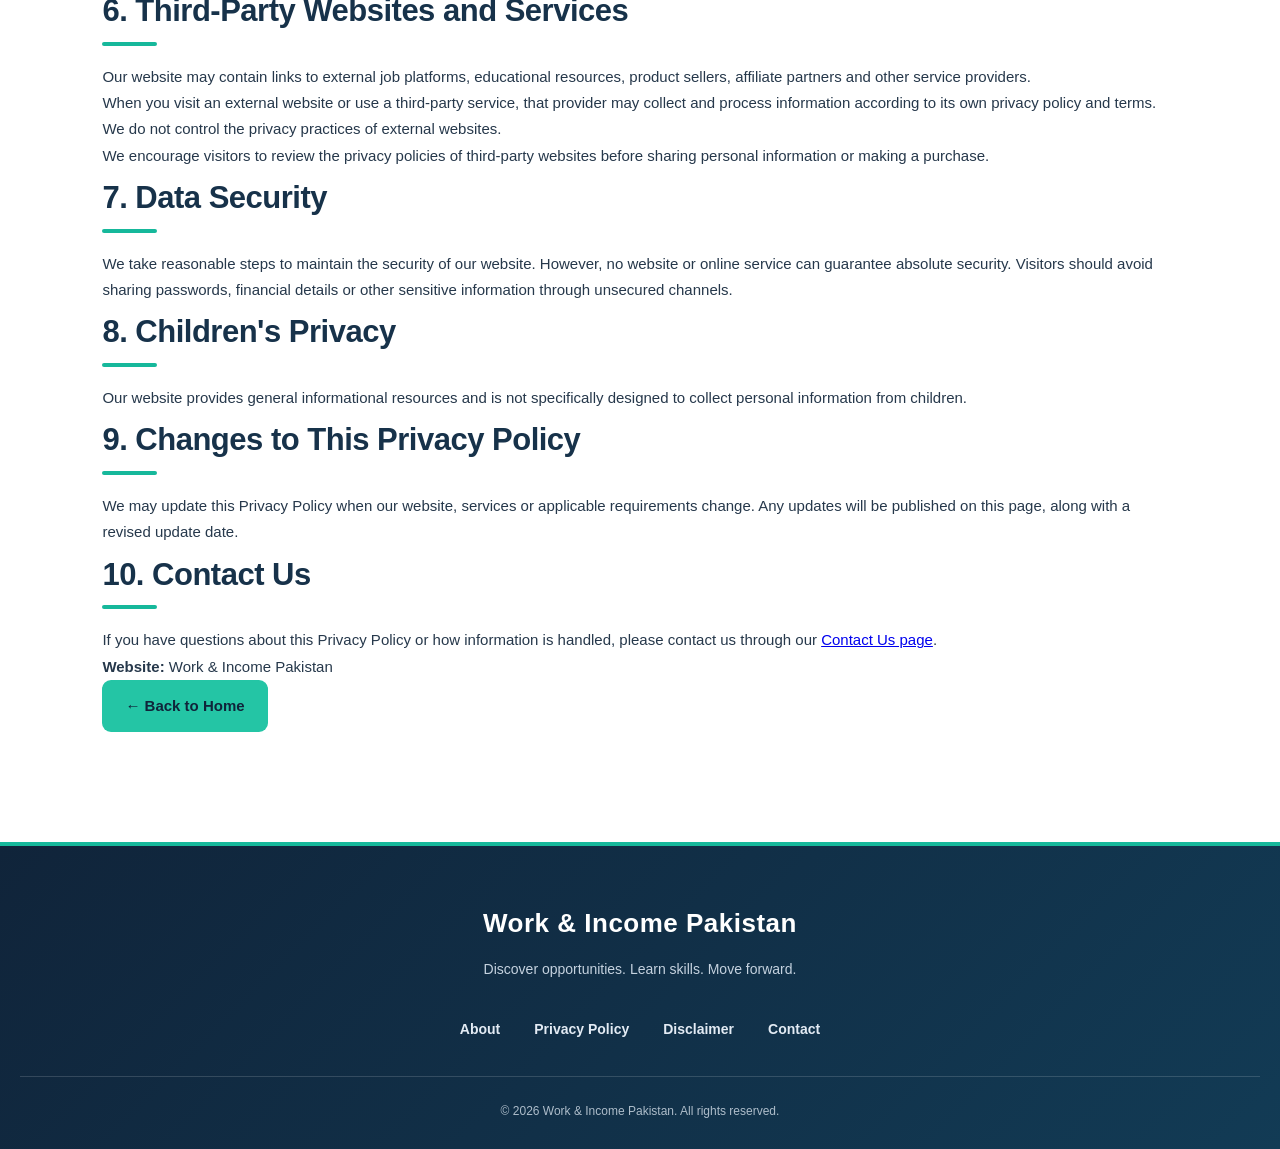
<file: privacy.html>
<!DOCTYPE html>
<html lang="en">
<head>

  <!-- Google Analytics -->
  <script async src="https://www.googletagmanager.com/gtag/js?id=G-6JBSCC6KHM"></script>
  <script>
    window.dataLayer = window.dataLayer || [];
    function gtag(){dataLayer.push(arguments);}
    gtag('js', new Date());
    gtag('config', 'G-6JBSCC6KHM');
  </script>

  <meta charset="UTF-8">
  <meta name="viewport" content="width=device-width, initial-scale=1.0">

  <meta name="description" content="Read the Privacy Policy of Work & Income Pakistan. Learn how visitor information, cookies, Google Analytics, affiliate links and advertising services may be handled.">

  <meta name="robots" content="index, follow">
  <meta name="theme-color" content="#0b1f3a">

  <title>Privacy Policy | Work & Income Pakistan</title>

  <link rel="canonical" href="https://tahirkhan00089.github.io/work-income-pakistan/privacy.html">

  <meta property="og:type" content="website">
  <meta property="og:title" content="Privacy Policy | Work & Income Pakistan">
  <meta property="og:description" content="Learn how Work & Income Pakistan handles visitor information, cookies, affiliate links and third-party services.">
  <meta property="og:url" content="https://tahirkhan00089.github.io/work-income-pakistan/privacy.html">
  <meta property="og:site_name" content="Work & Income Pakistan">

  <meta name="twitter:card" content="summary">
  <meta name="twitter:title" content="Privacy Policy | Work & Income Pakistan">
  <meta name="twitter:description" content="Read our privacy policy and learn about visitor information, cookies and third-party services.">

  <link rel="icon" type="image/png" href="work-income-logo.png">
  <link rel="stylesheet" href="styles.css">

</head>

<body>

<header class="header">
  <a class="brand" href="index.html">
    <img src="work-income-logo.png"
         alt="Work & Income Pakistan Logo"
         class="brand-logo">
    <span>Work <b>& Income</b><small>PAKISTAN</small></span>
  </a>

  <nav>
    <a href="index.html">Home</a>
    <a href="index.html#opportunities">Opportunities</a>
    <a href="index.html#skills">Free Skills</a>
    <a href="index.html#guides">Guides</a>
    <a href="about.html">About</a>
    <a href="contact.html">Contact</a>
  </nav>
</header>

<main class="section">

  <span class="eyebrow">WE VALUE YOUR PRIVACY</span>

  <h1>Privacy Policy</h1>

  <p><strong>Last updated:</strong> November 21, 2026</p>

  <p>
    Welcome to Work & Income Pakistan. Your privacy is important to us.
    This Privacy Policy explains what information may be collected,
    how it may be used, and how third-party services may handle
    information when you visit our website.
  </p>

  <h2>1. Information We Collect</h2>

  <p>
    Our website provides informational resources about online earning,
    employment opportunities, skills and career development.
    Visitors do not need to create an account to browse our website.
  </p>

  <p>
    We may receive basic technical and usage information through
    website hosting services and analytics tools. This may include
    browser type, device information, pages visited and general
    website usage data.
  </p>

  <p>
    If you contact us by email, we may receive the information
    you choose to share, such as your email address and the contents
    of your message. This information is used to respond to your enquiry.
  </p>

  <h2>2. How We Use Information</h2>

  <p>Information may be used to:</p>

  <ul>
    <li>Maintain and improve our website and its content.</li>
    <li>Understand visitor interests and website performance.</li>
    <li>Respond to messages and enquiries sent to us.</li>
    <li>Protect the website against misuse and security problems.</li>
    <li>Understand how visitors interact with our resources and links.</li>
  </ul>

  <h2>3. Cookies and Google Analytics</h2>

  <p>
    Our website and third-party services may use cookies and similar
    technologies to understand website activity, measure performance
    and support certain features. Cookies are small text files that
    may be stored on your browser.
  </p>

  <p>
    We use Google Analytics, a web analytics service provided by Google,
    to understand how visitors use our website, which pages they visit
    and how the website performs. This information helps us improve
    our content and visitor experience.
  </p>

  <p>
    Google Analytics may use cookies, identifiers and similar
    technologies to collect information such as page views,
    browser and device information, and general usage data.
  </p>

  <p>
    Google processes information according to its own privacy
    documentation. You can read more here:
    <a href="https://policies.google.com/privacy"
       target="_blank"
       rel="noopener noreferrer">
      Google Privacy Policy
    </a>.
  </p>

  <p>
    You can manage or disable cookies through your browser settings.
    Some website or third-party features may not work as expected
    if certain cookies are disabled.
  </p>

  <h2>4. Affiliate Links and Tracking</h2>

  <p>
    Some product or service links on Work & Income Pakistan are
    affiliate links. If you click an affiliate link and make an
    eligible purchase or complete another qualifying action,
    we may receive a commission at no additional cost to you.
  </p>

  <p>
    Affiliate partners may use tracking links, cookies or similar
    technologies to identify referrals and attribute eligible
    purchases or commissions. Any information collected through
    those technologies is handled according to the relevant
    partner's privacy policy.
  </p>

  <p>
    When you visit an external affiliate website, its own privacy
    policy and terms apply.
  </p>

  <h2>5. Google AdSense and Advertising</h2>

  <p>
    We may use Google AdSense or other third-party advertising
    services in the future. If these services are activated,
    Google and other advertising partners may use cookies,
    web beacons, IP addresses or similar technologies to serve,
    measure and personalise advertisements where applicable.
  </p>

  <p>
    Third-party vendors, including Google, may use cookies to
    serve advertisements based on a user's previous visits
    to this website or other websites.
  </p>

  <p>
    Google's use of advertising cookies enables Google and its
    partners to serve advertisements based on visits to this
    website and other websites on the internet.
  </p>

  <p>
    You can manage or opt out of personalised advertising from
    Google through
    <a href="https://adssettings.google.com/"
       target="_blank"
       rel="noopener noreferrer">
      Google Ads Settings
    </a>.
    You can also visit
    <a href="https://www.aboutads.info/"
       target="_blank"
       rel="noopener noreferrer">
      AboutAds.info
    </a>
    to learn about choices for interest-based advertising
    from participating third-party vendors.
  </p>

  <p>
    To learn more about how Google uses information on websites
    and apps that use its services, visit
    <a href="https://policies.google.com/technologies/partner-sites"
       target="_blank"
       rel="noopener noreferrer">
      How Google uses information from sites or apps that use
      Google services
    </a>.
  </p>

  <h2>6. Third-Party Websites and Services</h2>

  <p>
    Our website may contain links to external job platforms,
    educational resources, product sellers, affiliate partners
    and other service providers.
  </p>

  <p>
    When you visit an external website or use a third-party service,
    that provider may collect and process information according
    to its own privacy policy and terms. We do not control the
    privacy practices of external websites.
  </p>

  <p>
    We encourage visitors to review the privacy policies of
    third-party websites before sharing personal information
    or making a purchase.
  </p>

  <h2>7. Data Security</h2>

  <p>
    We take reasonable steps to maintain the security of our website.
    However, no website or online service can guarantee absolute
    security. Visitors should avoid sharing passwords, financial
    details or other sensitive information through unsecured channels.
  </p>

  <h2>8. Children's Privacy</h2>

  <p>
    Our website provides general informational resources and is
    not specifically designed to collect personal information
    from children.
  </p>

  <h2>9. Changes to This Privacy Policy</h2>

  <p>
    We may update this Privacy Policy when our website, services
    or applicable requirements change. Any updates will be
    published on this page, along with a revised update date.
  </p>

  <h2>10. Contact Us</h2>

  <p>
    If you have questions about this Privacy Policy or how
    information is handled, please contact us through our
    <a href="contact.html">Contact Us page</a>.
  </p>

  <p>
    <strong>Website:</strong> Work & Income Pakistan
  </p>

  <p>
    <a href="index.html" class="primary-btn">← Back to Home</a>
  </p>

</main>

<footer class="site-footer">

  <div class="footer-brand">Work & Income Pakistan</div>

  <p class="footer-tagline">
    Discover opportunities. Learn skills. Move forward.
  </p>

  <div class="footer-links">
    <a href="about.html">About</a>
    <a href="privacy.html">Privacy Policy</a>
    <a href="disclaimer.html">Disclaimer</a>
    <a href="contact.html">Contact</a>
  </div>

  <div class="footer-bottom">
    <small>
      © <span id="year"></span> Work & Income Pakistan.
      All rights reserved.
    </small>
  </div>

</footer>

<script>
  document.getElementById("year").textContent =
    new Date().getFullYear();
</script>

</body>
</html>
</file>
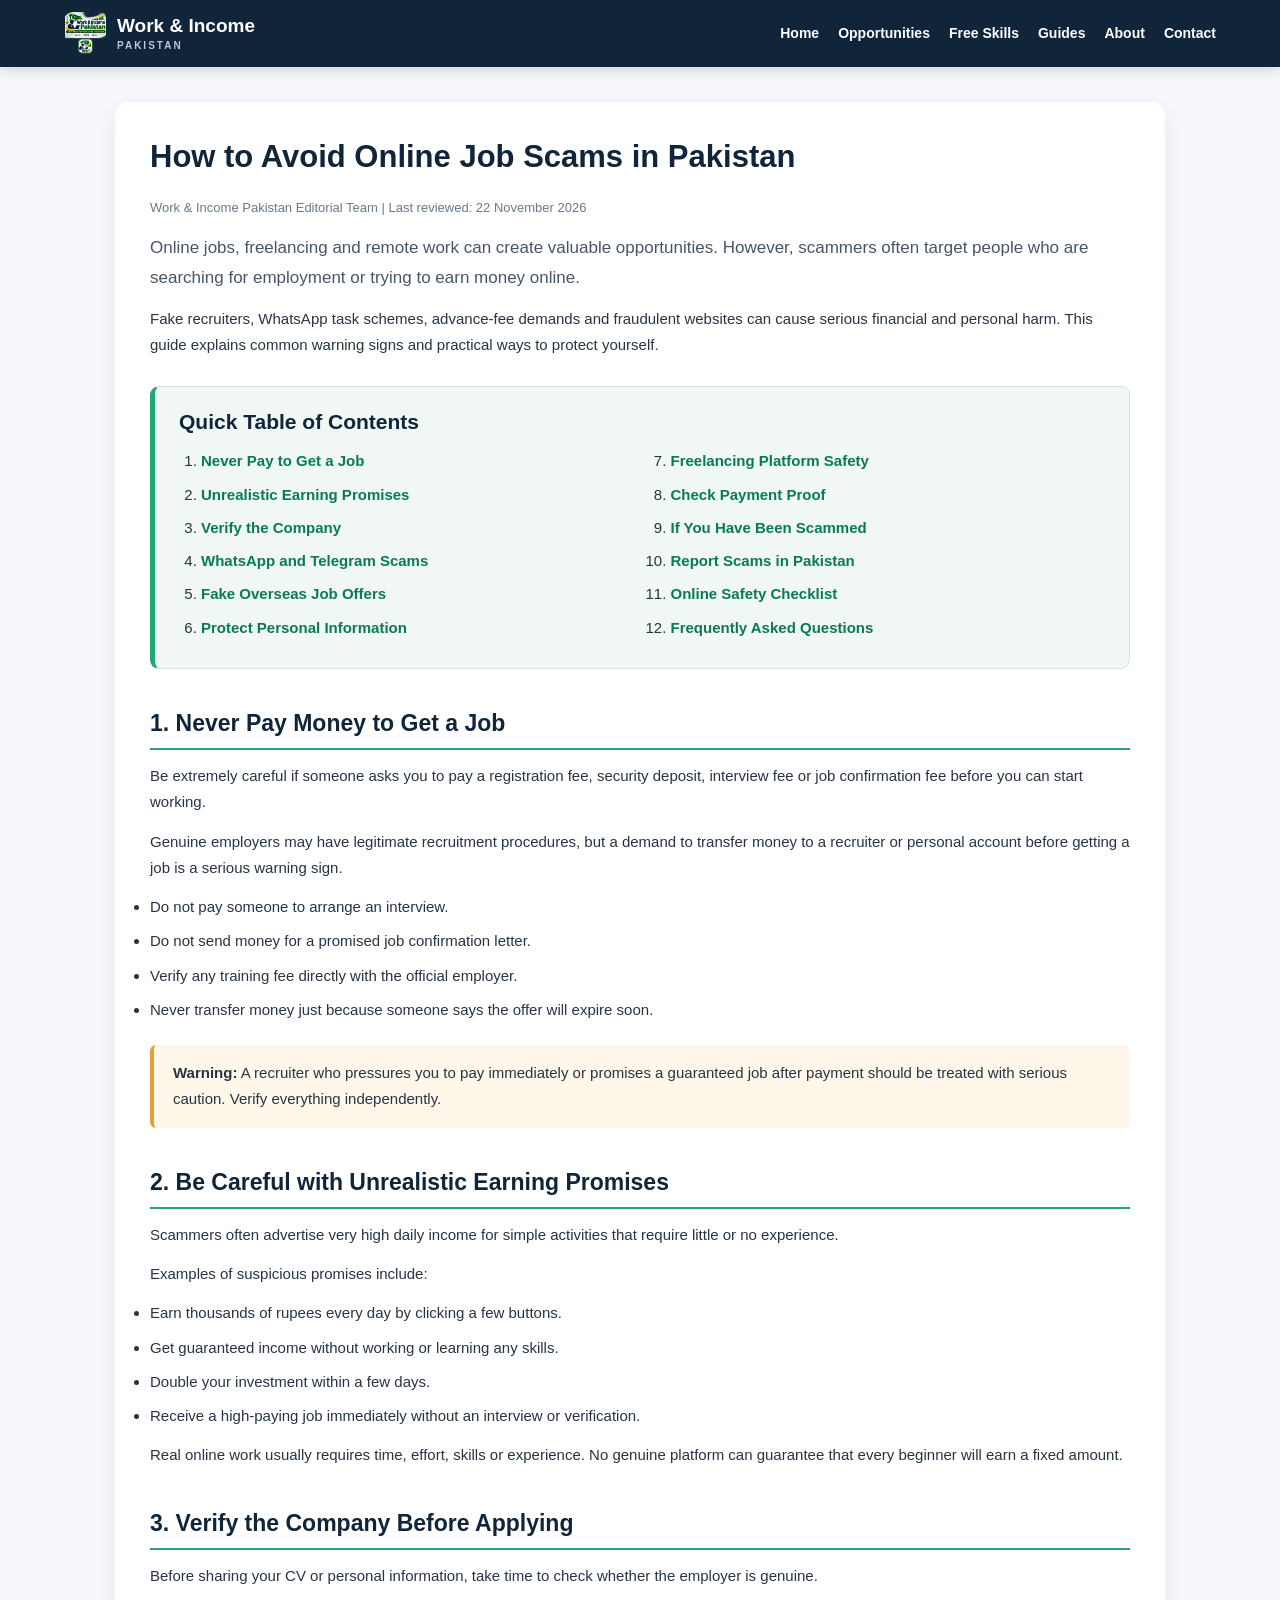
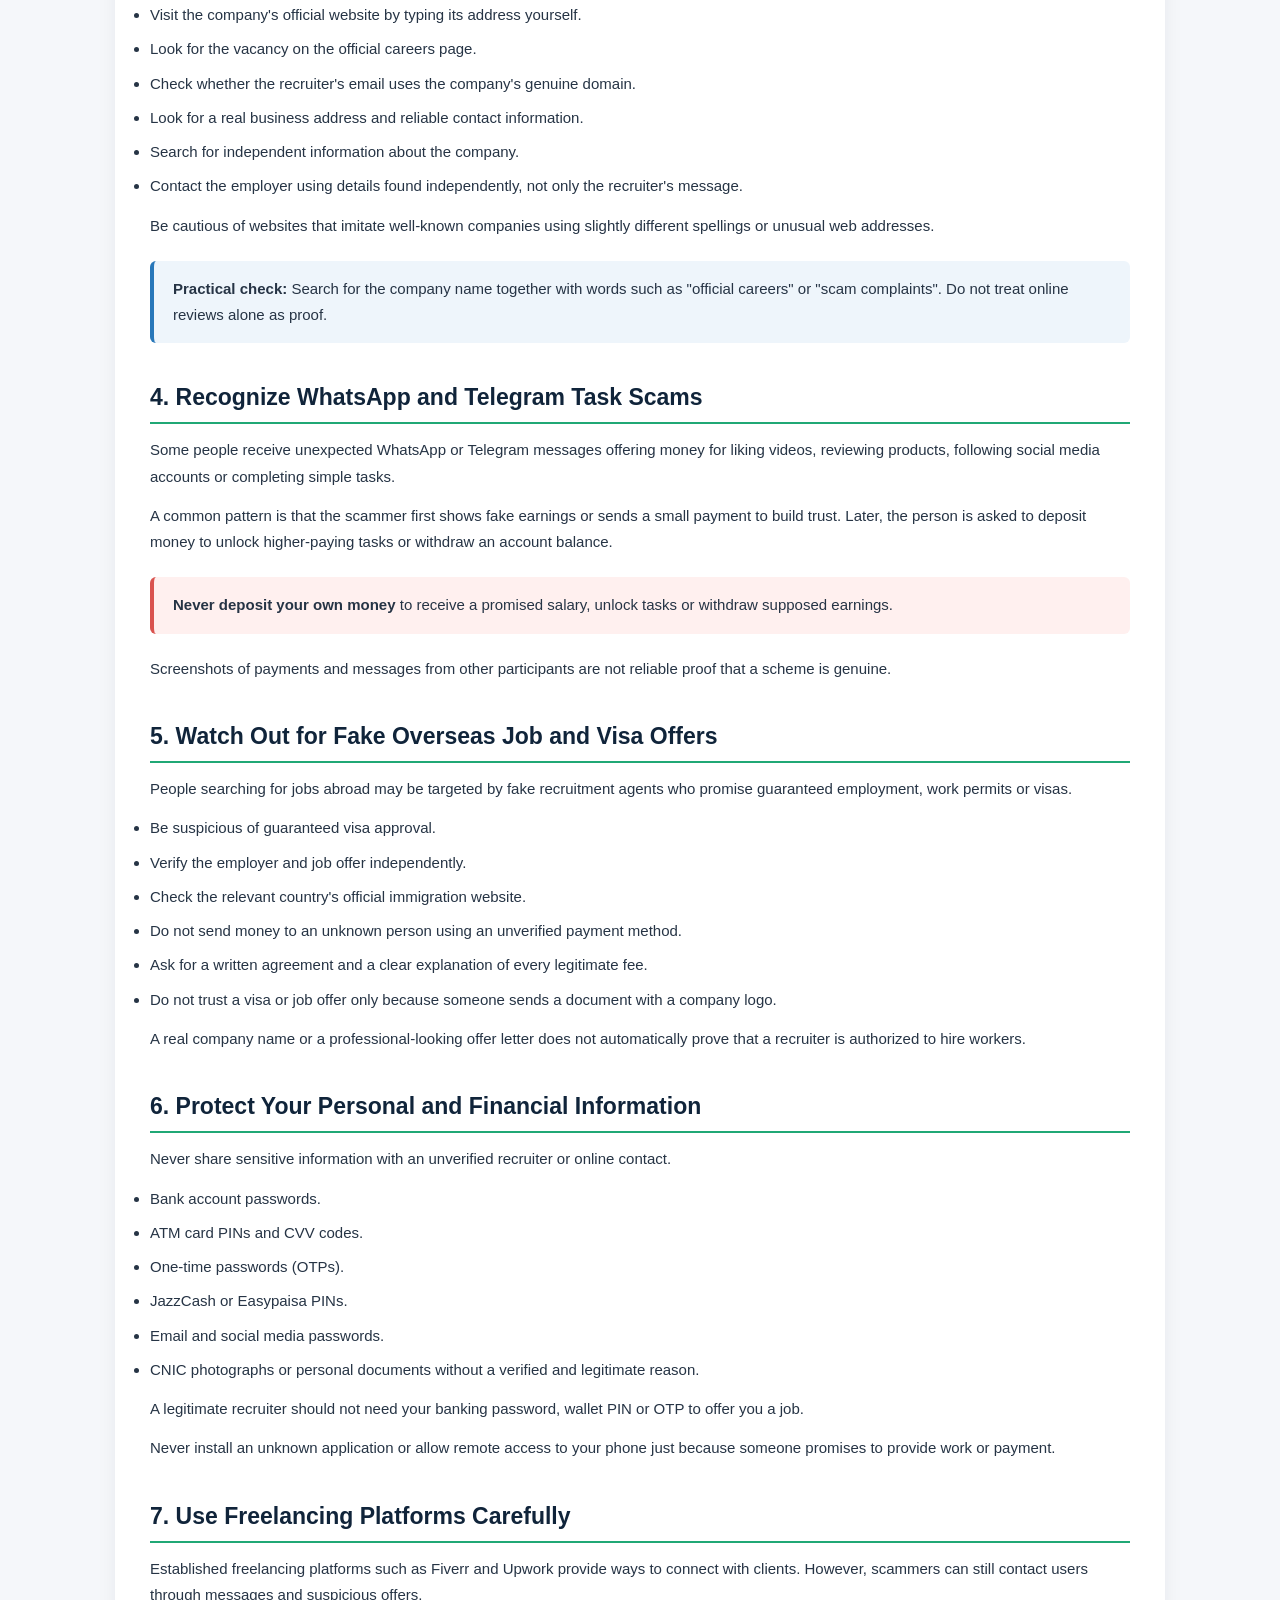
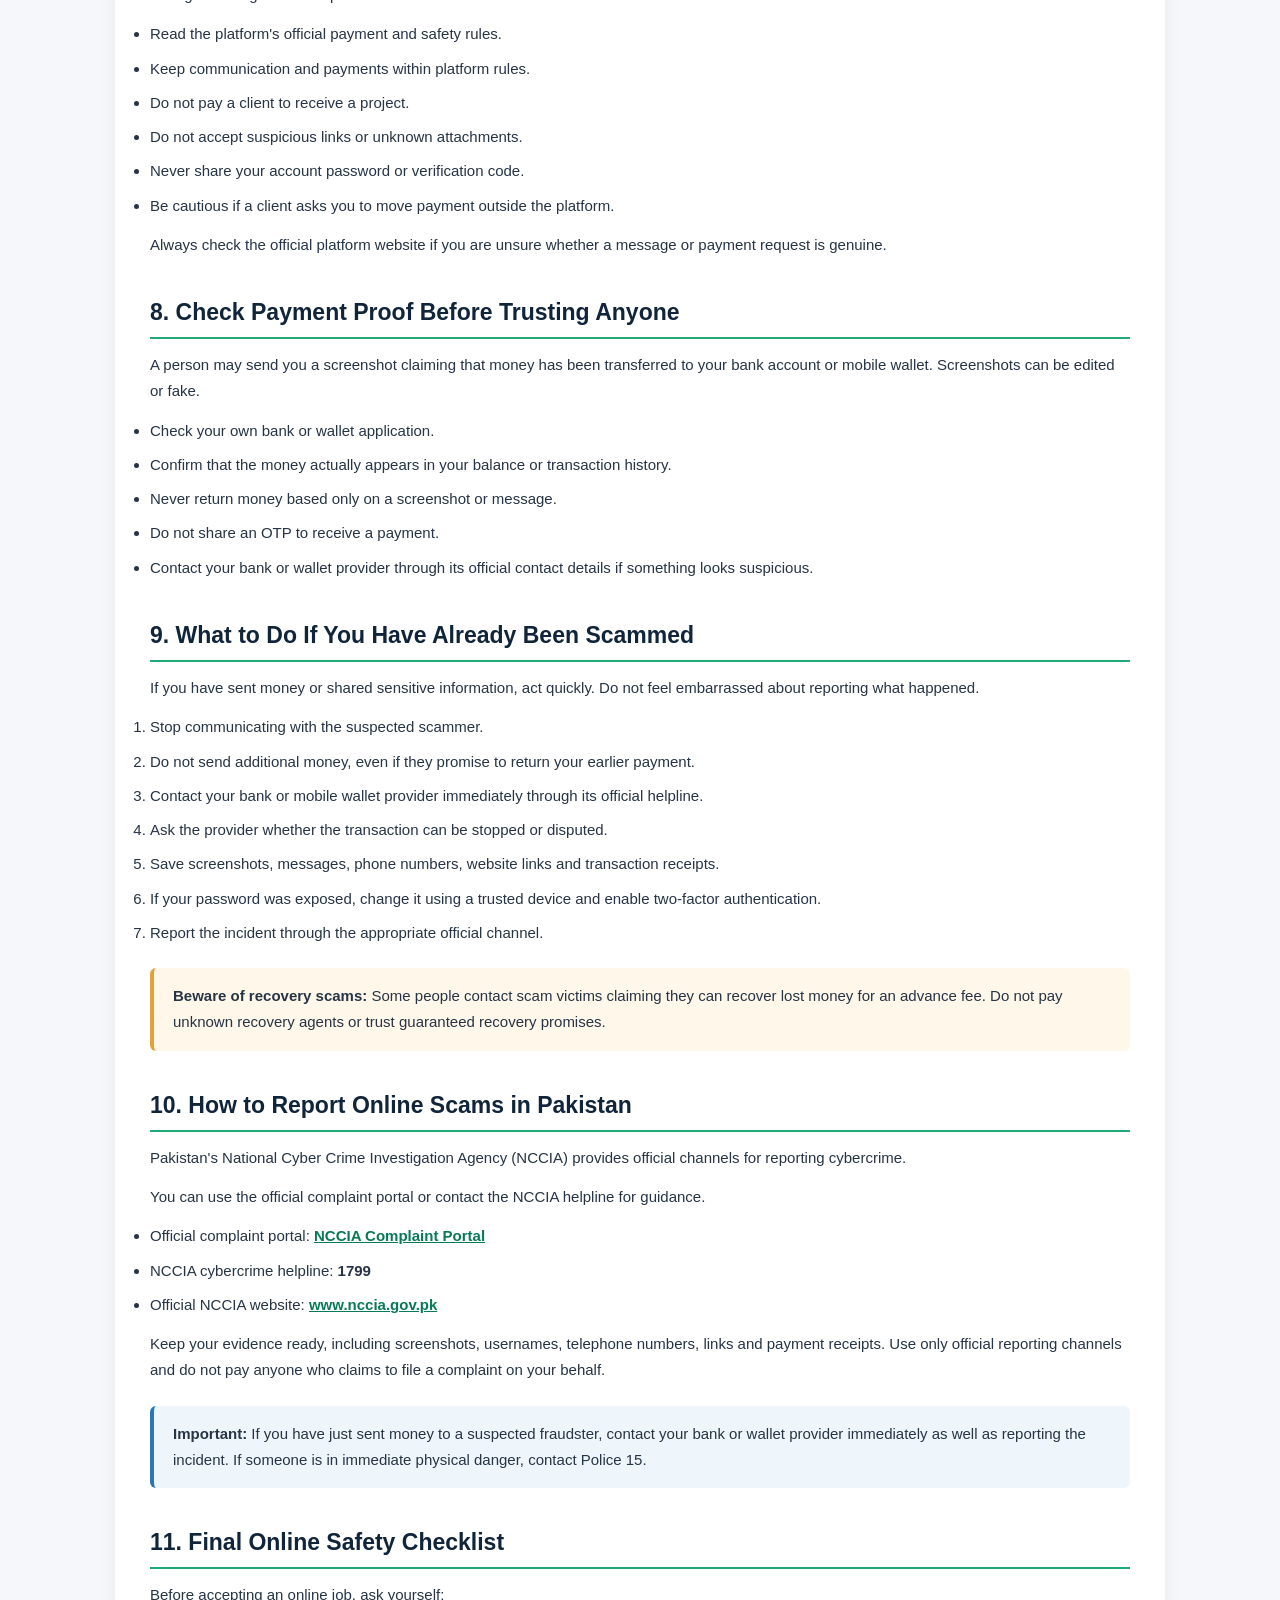
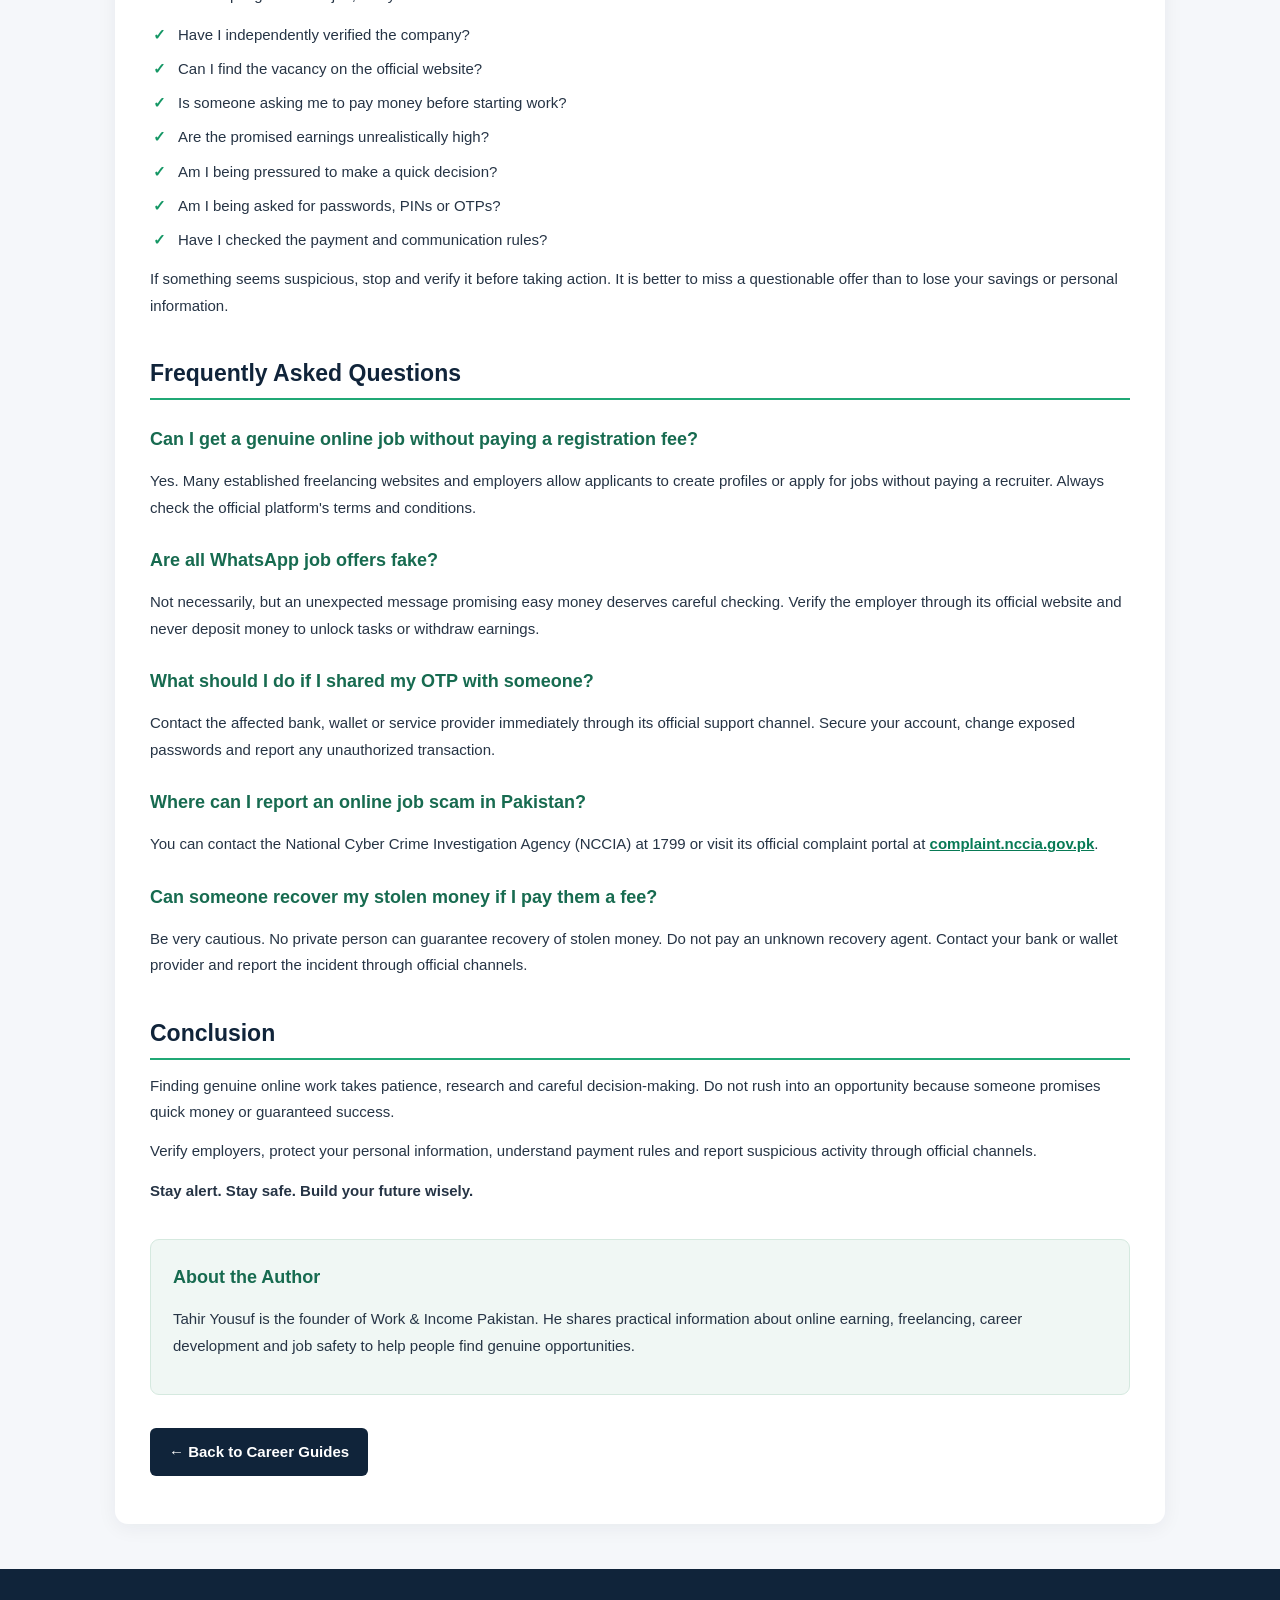
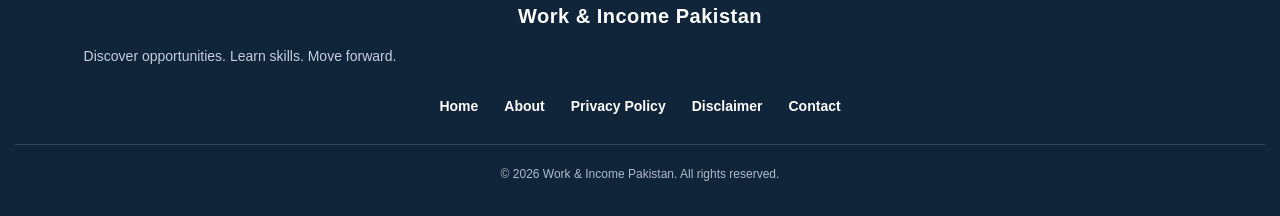
<file: scam-guide.html>
<!DOCTYPE html>
<html lang="en">
<head>
  <!-- Google Analytics -->
  <script async src="https://www.googletagmanager.com/gtag/js?id=G-6JBSCC6KHM"></script>
  <script>
    window.dataLayer = window.dataLayer || [];
    function gtag(){dataLayer.push(arguments);}
    gtag('js', new Date());
    gtag('config', 'G-6JBSCC6KHM');
  </script>

  <meta charset="UTF-8">
  <meta name="viewport" content="width=device-width, initial-scale=1.0">

  <meta name="description" content="Learn how to identify fake online jobs, WhatsApp task scams, advance-fee fraud and fake recruiters in Pakistan. Protect your money, identity and personal information.">

  <meta name="robots" content="index, follow">
  <meta name="theme-color" content="#10243a">

  <title>How to Avoid Online Job Scams in Pakistan | Work & Income</title>

  <link rel="canonical" href="https://tahirkhan00089.github.io/work-income-pakistan/scam-guide.html">

  <meta property="og:type" content="article">
  <meta property="og:title" content="How to Avoid Online Job Scams in Pakistan">
  <meta property="og:description" content="Practical advice to recognize fake job offers, avoid online earning scams and protect your personal information.">
  <meta property="og:url" content="https://tahirkhan00089.github.io/work-income-pakistan/scam-guide.html">
  <meta property="og:site_name" content="Work & Income Pakistan">

  <meta name="twitter:card" content="summary">
  <meta name="twitter:title" content="How to Avoid Online Job Scams in Pakistan">
  <meta name="twitter:description" content="Learn how to identify fake online jobs and protect yourself from scams.">

  <link rel="icon" type="image/png" href="work-income-logo.png">
  <link rel="stylesheet" href="styles.css">

  <style>
    * {
      box-sizing: border-box;
    }

    html {
      scroll-behavior: smooth;
      scroll-padding-top: 90px;
    }

    body {
      margin: 0;
      background: #f5f7fa;
      color: #263445;
      font-family: Arial, Helvetica, sans-serif;
      line-height: 1.75;
    }

    .guide-header {
      background: #10243a;
      color: #ffffff;
      padding: 12px 5%;
      display: flex;
      justify-content: space-between;
      align-items: center;
      gap: 20px;
      flex-wrap: wrap;
      position: sticky;
      top: 0;
      z-index: 1000;
      box-shadow: 0 3px 12px rgba(0,0,0,0.15);
    }

    .guide-brand {
      display: flex;
      align-items: center;
      gap: 10px;
      color: #ffffff;
      text-decoration: none;
      font-size: 19px;
      font-weight: bold;
      line-height: 1.2;
    }

    .guide-brand img {
      width: 43px;
      height: 43px;
      object-fit: contain;
      border-radius: 7px;
    }

    .guide-brand small {
      display: block;
      font-size: 10px;
      letter-spacing: 2px;
      color: #b9c9d9;
      margin-top: 3px;
    }

    .guide-nav {
      display: flex;
      align-items: center;
      gap: 19px;
      flex-wrap: wrap;
    }

    .guide-nav a {
      color: #ffffff;
      text-decoration: none;
      font-size: 14px;
      font-weight: 600;
    }

    .guide-nav a:hover {
      color: #57d6a0;
    }

    .guide-container {
      max-width: 1050px;
      width: 92%;
      margin: 35px auto;
    }

    .guide-article {
      background: #ffffff;
      padding: 35px;
      border-radius: 13px;
      box-shadow: 0 4px 20px rgba(16,36,58,0.06);
    }

    .guide-article h1 {
      color: #10243a;
      font-size: 31px;
      line-height: 1.3;
      margin-top: 0;
      margin-bottom: 20px;
    }

    .guide-article h2 {
      color: #10243a;
      font-size: 23px;
      line-height: 1.4;
      margin-top: 38px;
      padding-bottom: 9px;
      border-bottom: 2px solid #20a875;
    }

    .guide-article h3 {
      color: #176b50;
      font-size: 18px;
      margin-top: 24px;
    }

    .guide-article p {
      margin: 13px 0;
    }

    .guide-article li {
      margin-bottom: 8px;
    }

    .guide-article a {
      color: #087a55;
      font-weight: 600;
    }

    .guide-article a:hover {
      color: #10243a;
    }

    .guide-intro {
      font-size: 17px;
      color: #45566a;
    }

    .guide-meta {
      color: #68798b;
      font-size: 13px;
      margin-bottom: 22px;
    }

    .toc-box {
      background: #f0f7f4;
      border: 1px solid #cce7da;
      border-left: 5px solid #20a875;
      border-radius: 9px;
      padding: 20px 24px;
      margin: 28px 0;
    }

    .toc-box h2 {
      border: none;
      margin: 0 0 12px;
      padding: 0;
      font-size: 21px;
    }

    .toc-box ol {
      margin-bottom: 0;
      padding-left: 22px;
      columns: 2;
      column-gap: 35px;
    }

    .toc-box li {
      break-inside: avoid;
      margin-bottom: 7px;
    }

    .toc-box a {
      text-decoration: none;
    }

    .warning-box {
      background: #fff7e9;
      border-left: 4px solid #e2a23a;
      padding: 15px 19px;
      border-radius: 6px;
      margin: 22px 0;
    }

    .info-box {
      background: #eef5fb;
      border-left: 4px solid #2877b9;
      padding: 15px 19px;
      border-radius: 6px;
      margin: 22px 0;
    }

    .danger-box {
      background: #fff0ef;
      border-left: 4px solid #d9534f;
      padding: 15px 19px;
      border-radius: 6px;
      margin: 22px 0;
    }

    .checklist {
      list-style: none;
      padding-left: 0;
    }

    .checklist li {
      padding-left: 28px;
      position: relative;
    }

    .checklist li::before {
      content: "✓";
      position: absolute;
      left: 3px;
      color: #159765;
      font-weight: bold;
    }

    .author-box {
      background: #f0f7f4;
      border: 1px solid #d5e9df;
      padding: 22px;
      border-radius: 9px;
      margin-top: 35px;
    }

    .author-box h3 {
      margin-top: 0;
    }

    .back-link {
      display: inline-block;
      background: #10243a;
      color: #ffffff !important;
      padding: 11px 19px;
      border-radius: 6px;
      text-decoration: none;
      margin-top: 20px;
    }

    .back-link:hover {
      background: #176b50;
      color: #ffffff !important;
    }

    .guide-footer {
      background: #10243a;
      color: #ffffff;
      text-align: center;
      padding: 30px 15px;
      margin-top: 45px;
    }

    .guide-footer .footer-brand {
      font-size: 20px;
      font-weight: bold;
    }

    .guide-footer .footer-tagline {
      color: #c4d0dc;
      margin: 8px 0 18px;
    }

    .guide-footer .footer-links {
      display: flex;
      justify-content: center;
      gap: 20px;
      flex-wrap: wrap;
      margin: 18px 0;
    }

    .guide-footer .footer-links a {
      color: #ffffff;
      text-decoration: none;
      font-size: 14px;
    }

    .guide-footer .footer-links a:hover {
      color: #57d6a0;
    }

    .footer-bottom {
      border-top: 1px solid #34495e;
      padding-top: 15px;
      margin-top: 18px;
      color: #c4d0dc;
    }

    @media (max-width: 700px) {
      .guide-header {
        padding: 12px 4%;
      }

      .guide-nav {
        width: 100%;
        gap: 12px 16px;
      }

      .guide-nav a {
        font-size: 13px;
      }

      .guide-container {
        width: 94%;
        margin: 18px auto;
      }

      .guide-article {
        padding: 21px 17px;
      }

      .guide-article h1 {
        font-size: 25px;
      }

      .guide-article h2 {
        font-size: 21px;
      }

      .toc-box ol {
        columns: 1;
      }
    }
  </style>
</head>

<body>

<header class="guide-header">
  <a class="guide-brand" href="index.html">
    <img src="work-income-logo.png" alt="Work & Income Pakistan Logo">
    <span>Work <b>& Income</b><small>PAKISTAN</small></span>
  </a>

  <nav class="guide-nav" aria-label="Main navigation">
    <a href="index.html">Home</a>
    <a href="index.html#opportunities">Opportunities</a>
    <a href="index.html#skills">Free Skills</a>
    <a href="index.html#guides">Guides</a>
    <a href="about.html">About</a>
    <a href="contact.html">Contact</a>
  </nav>
</header>

<main class="guide-container">

<article class="guide-article">

  <h1>How to Avoid Online Job Scams in Pakistan</h1>

  <p class="guide-meta">Work & Income Pakistan Editorial Team | Last reviewed: 22 November 2026</p>

  <p class="guide-intro">
    Online jobs, freelancing and remote work can create valuable
    opportunities. However, scammers often target people who are
    searching for employment or trying to earn money online.
  </p>

  <p>
    Fake recruiters, WhatsApp task schemes, advance-fee demands
    and fraudulent websites can cause serious financial and
    personal harm. This guide explains common warning signs
    and practical ways to protect yourself.
  </p>

  <div class="toc-box">
    <h2>Quick Table of Contents</h2>
    <ol>
      <li><a href="#advance-fees">Never Pay to Get a Job</a></li>
      <li><a href="#promises">Unrealistic Earning Promises</a></li>
      <li><a href="#verify">Verify the Company</a></li>
      <li><a href="#task-scams">WhatsApp and Telegram Scams</a></li>
      <li><a href="#overseas">Fake Overseas Job Offers</a></li>
      <li><a href="#personal-info">Protect Personal Information</a></li>
      <li><a href="#freelancing">Freelancing Platform Safety</a></li>
      <li><a href="#payments">Check Payment Proof</a></li>
      <li><a href="#victim">If You Have Been Scammed</a></li>
      <li><a href="#report">Report Scams in Pakistan</a></li>
      <li><a href="#checklist">Online Safety Checklist</a></li>
      <li><a href="#faq">Frequently Asked Questions</a></li>
    </ol>
  </div>

  <h2 id="advance-fees">1. Never Pay Money to Get a Job</h2>

  <p>
    Be extremely careful if someone asks you to pay a registration
    fee, security deposit, interview fee or job confirmation fee
    before you can start working.
  </p>

  <p>
    Genuine employers may have legitimate recruitment procedures,
    but a demand to transfer money to a recruiter or personal
    account before getting a job is a serious warning sign.
  </p>

  <ul>
    <li>Do not pay someone to arrange an interview.</li>
    <li>Do not send money for a promised job confirmation letter.</li>
    <li>Verify any training fee directly with the official employer.</li>
    <li>Never transfer money just because someone says the offer will expire soon.</li>
  </ul>

  <div class="warning-box">
    <strong>Warning:</strong> A recruiter who pressures you to pay
    immediately or promises a guaranteed job after payment should
    be treated with serious caution. Verify everything independently.
  </div>

  <h2 id="promises">2. Be Careful with Unrealistic Earning Promises</h2>

  <p>
    Scammers often advertise very high daily income for simple
    activities that require little or no experience.
  </p>

  <p>Examples of suspicious promises include:</p>

  <ul>
    <li>Earn thousands of rupees every day by clicking a few buttons.</li>
    <li>Get guaranteed income without working or learning any skills.</li>
    <li>Double your investment within a few days.</li>
    <li>Receive a high-paying job immediately without an interview or verification.</li>
  </ul>

  <p>
    Real online work usually requires time, effort, skills or
    experience. No genuine platform can guarantee that every
    beginner will earn a fixed amount.
  </p>

  <h2 id="verify">3. Verify the Company Before Applying</h2>

  <p>
    Before sharing your CV or personal information, take time
    to check whether the employer is genuine.
  </p>

  <ul>
    <li>Visit the company's official website by typing its address yourself.</li>
    <li>Look for the vacancy on the official careers page.</li>
    <li>Check whether the recruiter's email uses the company's genuine domain.</li>
    <li>Look for a real business address and reliable contact information.</li>
    <li>Search for independent information about the company.</li>
    <li>Contact the employer using details found independently, not only the recruiter's message.</li>
  </ul>

  <p>
    Be cautious of websites that imitate well-known companies
    using slightly different spellings or unusual web addresses.
  </p>

  <div class="info-box">
    <strong>Practical check:</strong> Search for the company name
    together with words such as "official careers" or "scam
    complaints". Do not treat online reviews alone as proof.
  </div>

  <h2 id="task-scams">4. Recognize WhatsApp and Telegram Task Scams</h2>

  <p>
    Some people receive unexpected WhatsApp or Telegram messages
    offering money for liking videos, reviewing products,
    following social media accounts or completing simple tasks.
  </p>

  <p>
    A common pattern is that the scammer first shows fake earnings
    or sends a small payment to build trust. Later, the person is
    asked to deposit money to unlock higher-paying tasks or
    withdraw an account balance.
  </p>

  <div class="danger-box">
    <strong>Never deposit your own money</strong> to receive a
    promised salary, unlock tasks or withdraw supposed earnings.
  </div>

  <p>
    Screenshots of payments and messages from other participants
    are not reliable proof that a scheme is genuine.
  </p>

  <h2 id="overseas">5. Watch Out for Fake Overseas Job and Visa Offers</h2>

  <p>
    People searching for jobs abroad may be targeted by fake
    recruitment agents who promise guaranteed employment,
    work permits or visas.
  </p>

  <ul>
    <li>Be suspicious of guaranteed visa approval.</li>
    <li>Verify the employer and job offer independently.</li>
    <li>Check the relevant country's official immigration website.</li>
    <li>Do not send money to an unknown person using an unverified payment method.</li>
    <li>Ask for a written agreement and a clear explanation of every legitimate fee.</li>
    <li>Do not trust a visa or job offer only because someone sends a document with a company logo.</li>
  </ul>

  <p>
    A real company name or a professional-looking offer letter
    does not automatically prove that a recruiter is authorized
    to hire workers.
  </p>

  <h2 id="personal-info">6. Protect Your Personal and Financial Information</h2>

  <p>
    Never share sensitive information with an unverified
    recruiter or online contact.
  </p>

  <ul>
    <li>Bank account passwords.</li>
    <li>ATM card PINs and CVV codes.</li>
    <li>One-time passwords (OTPs).</li>
    <li>JazzCash or Easypaisa PINs.</li>
    <li>Email and social media passwords.</li>
    <li>CNIC photographs or personal documents without a verified and legitimate reason.</li>
  </ul>

  <p>
    A legitimate recruiter should not need your banking password,
    wallet PIN or OTP to offer you a job.
  </p>

  <p>
    Never install an unknown application or allow remote access
    to your phone just because someone promises to provide work
    or payment.
  </p>

  <h2 id="freelancing">7. Use Freelancing Platforms Carefully</h2>

  <p>
    Established freelancing platforms such as Fiverr and Upwork
    provide ways to connect with clients. However, scammers
    can still contact users through messages and suspicious offers.
  </p>

  <ul>
    <li>Read the platform's official payment and safety rules.</li>
    <li>Keep communication and payments within platform rules.</li>
    <li>Do not pay a client to receive a project.</li>
    <li>Do not accept suspicious links or unknown attachments.</li>
    <li>Never share your account password or verification code.</li>
    <li>Be cautious if a client asks you to move payment outside the platform.</li>
  </ul>

  <p>
    Always check the official platform website if you are unsure
    whether a message or payment request is genuine.
  </p>

  <h2 id="payments">8. Check Payment Proof Before Trusting Anyone</h2>

  <p>
    A person may send you a screenshot claiming that money has
    been transferred to your bank account or mobile wallet.
    Screenshots can be edited or fake.
  </p>

  <ul>
    <li>Check your own bank or wallet application.</li>
    <li>Confirm that the money actually appears in your balance or transaction history.</li>
    <li>Never return money based only on a screenshot or message.</li>
    <li>Do not share an OTP to receive a payment.</li>
    <li>Contact your bank or wallet provider through its official contact details if something looks suspicious.</li>
  </ul>

  <h2 id="victim">9. What to Do If You Have Already Been Scammed</h2>

  <p>
    If you have sent money or shared sensitive information,
    act quickly. Do not feel embarrassed about reporting what happened.
  </p>

  <ol>
    <li>Stop communicating with the suspected scammer.</li>
    <li>Do not send additional money, even if they promise to return your earlier payment.</li>
    <li>Contact your bank or mobile wallet provider immediately through its official helpline.</li>
    <li>Ask the provider whether the transaction can be stopped or disputed.</li>
    <li>Save screenshots, messages, phone numbers, website links and transaction receipts.</li>
    <li>If your password was exposed, change it using a trusted device and enable two-factor authentication.</li>
    <li>Report the incident through the appropriate official channel.</li>
  </ol>

  <div class="warning-box">
    <strong>Beware of recovery scams:</strong> Some people contact
    scam victims claiming they can recover lost money for an
    advance fee. Do not pay unknown recovery agents or trust
    guaranteed recovery promises.
  </div>

  <h2 id="report">10. How to Report Online Scams in Pakistan</h2>

  <p>
    Pakistan's National Cyber Crime Investigation Agency (NCCIA)
    provides official channels for reporting cybercrime.
  </p>

  <p>
    You can use the official complaint portal or contact the
    NCCIA helpline for guidance.
  </p>

  <ul>
    <li>
      Official complaint portal:
      <a href="https://complaint.nccia.gov.pk/"
         target="_blank"
         rel="noopener noreferrer">NCCIA Complaint Portal</a>
    </li>
    <li>
      NCCIA cybercrime helpline: <strong>1799</strong>
    </li>
    <li>
      Official NCCIA website:
      <a href="https://www.nccia.gov.pk/"
         target="_blank"
         rel="noopener noreferrer">www.nccia.gov.pk</a>
    </li>
  </ul>

  <p>
    Keep your evidence ready, including screenshots, usernames,
    telephone numbers, links and payment receipts. Use only
    official reporting channels and do not pay anyone who
    claims to file a complaint on your behalf.
  </p>

  <div class="info-box">
    <strong>Important:</strong> If you have just sent money to a
    suspected fraudster, contact your bank or wallet provider
    immediately as well as reporting the incident. If someone
    is in immediate physical danger, contact Police 15.
  </div>

  <h2 id="checklist">11. Final Online Safety Checklist</h2>

  <p>Before accepting an online job, ask yourself:</p>

  <ul class="checklist">
    <li>Have I independently verified the company?</li>
    <li>Can I find the vacancy on the official website?</li>
    <li>Is someone asking me to pay money before starting work?</li>
    <li>Are the promised earnings unrealistically high?</li>
    <li>Am I being pressured to make a quick decision?</li>
    <li>Am I being asked for passwords, PINs or OTPs?</li>
    <li>Have I checked the payment and communication rules?</li>
  </ul>

  <p>
    If something seems suspicious, stop and verify it before
    taking action. It is better to miss a questionable offer
    than to lose your savings or personal information.
  </p>

  <h2 id="faq">Frequently Asked Questions</h2>

  <h3>Can I get a genuine online job without paying a registration fee?</h3>
  <p>
    Yes. Many established freelancing websites and employers
    allow applicants to create profiles or apply for jobs
    without paying a recruiter. Always check the official
    platform's terms and conditions.
  </p>

  <h3>Are all WhatsApp job offers fake?</h3>
  <p>
    Not necessarily, but an unexpected message promising easy
    money deserves careful checking. Verify the employer through
    its official website and never deposit money to unlock tasks
    or withdraw earnings.
  </p>

  <h3>What should I do if I shared my OTP with someone?</h3>
  <p>
    Contact the affected bank, wallet or service provider
    immediately through its official support channel. Secure
    your account, change exposed passwords and report any
    unauthorized transaction.
  </p>

  <h3>Where can I report an online job scam in Pakistan?</h3>
  <p>
    You can contact the National Cyber Crime Investigation
    Agency (NCCIA) at 1799 or visit its official complaint
    portal at
    <a href="https://complaint.nccia.gov.pk/"
       target="_blank"
       rel="noopener noreferrer">complaint.nccia.gov.pk</a>.
  </p>

  <h3>Can someone recover my stolen money if I pay them a fee?</h3>
  <p>
    Be very cautious. No private person can guarantee recovery
    of stolen money. Do not pay an unknown recovery agent.
    Contact your bank or wallet provider and report the incident
    through official channels.
  </p>

  <h2>Conclusion</h2>

  <p>
    Finding genuine online work takes patience, research and
    careful decision-making. Do not rush into an opportunity
    because someone promises quick money or guaranteed success.
  </p>

  <p>
    Verify employers, protect your personal information,
    understand payment rules and report suspicious activity
    through official channels.
  </p>

  <p>
    <strong>Stay alert. Stay safe. Build your future wisely.</strong>
  </p>

  <div class="author-box">
    <h3>About the Author</h3>
    <p>
      Tahir Yousuf is the founder of Work & Income Pakistan.
      He shares practical information about online earning,
      freelancing, career development and job safety to help
      people find genuine opportunities.
    </p>
  </div>

  <p>
    <a href="index.html#guides" class="back-link">
      ← Back to Career Guides
    </a>
  </p>

</article>
</main>

<footer class="guide-footer">
  <div class="footer-brand">Work & Income Pakistan</div>

  <p class="footer-tagline">
    Discover opportunities. Learn skills. Move forward.
  </p>

  <div class="footer-links">
    <a href="index.html">Home</a>
    <a href="about.html">About</a>
    <a href="privacy.html">Privacy Policy</a>
    <a href="disclaimer.html">Disclaimer</a>
    <a href="contact.html">Contact</a>
  </div>

  <div class="footer-bottom">
    <small>
      © <span id="year"></span> Work & Income Pakistan.
      All rights reserved.
    </small>
  </div>
</footer>

<script>
  document.getElementById("year").textContent =
    new Date().getFullYear();
</script>

</body>
</html>
</file>
<file: styles.css>
/* =================================
   WORK & INCOME PAKISTAN
   PROFESSIONAL WEBSITE DESIGN
================================= */

/* GLOBAL RESET */

* {
  margin: 0;
  padding: 0;
  box-sizing: border-box;
}

html {
  scroll-behavior: smooth;
  scroll-padding-top: 25px;
}

body {
  font-family: Inter, "Segoe UI", Roboto, Arial, sans-serif;
  color: #26384b;
  background: #ffffff;
  line-height: 1.75;
  font-size: 15px;
  -webkit-font-smoothing: antialiased;
}

img {
  max-width: 100%;
}

a {
  -webkit-tap-highlight-color: transparent;
}

button,
input {
  font: inherit;
}

button,
a {
  touch-action: manipulation;
}

::selection {
  background: #b9f0df;
  color: #10243a;
}

/* ACCESSIBILITY */

a:focus-visible,
button:focus-visible,
input:focus-visible {
  outline: 3px solid #16b89b;
  outline-offset: 4px;
}

/* =================================
   HEADER & NAVIGATION
================================= */

.header {
  min-height: 76px;
  padding: 12px 7%;
  display: flex;
  align-items: center;
  justify-content: space-between;
  gap: 20px;
  background: #10243a;
  color: white;
  position: relative;
  z-index: 20;
  box-shadow: 0 3px 15px rgba(7, 24, 42, 0.12);
}

.brand {
  display: flex;
  align-items: center;
  gap: 10px;
  color: white;
  text-decoration: none;
  font-size: 19px;
  font-weight: 800;
  line-height: 1.3;
}

.brand-icon {
  background: #16b89b;
  color: #10243a;
  border-radius: 12px;
  padding: 7px 13px;
  font-size: 25px;
}

.brand small {
  display: block;
  font-size: 10px;
  letter-spacing: 3px;
  color: #a8c2d5;
}

.brand-logo {
  width: 130px;
  height: 55px;
  max-width: 45vw;
  object-fit: contain;
  object-position: center;
  display: block;
  flex-shrink: 0;
}

.header nav {
  display: flex;
  align-items: center;
  gap: 12px;
}

.header nav a {
  text-decoration: none;
  color: #e3ebf4;
  font-size: 13px;
  font-weight: 600;
  padding: 9px 11px;
  border-radius: 8px;
  transition: background 0.25s ease, color 0.25s ease;
}

.header nav a:hover {
  color: #55e5c4;
  background: rgba(85, 229, 196, 0.10);
}

.menu-toggle {
  display: none;
  background: none;
  border: 0;
  color: white;
  font-size: 27px;
  cursor: pointer;
  padding: 7px;
  border-radius: 8px;
}

/* =================================
   HERO SECTION
================================= */

.hero {
  background: linear-gradient(
    135deg,
    #0b1930 0%,
    #123b55 55%,
    #087e83 100%
  );
  color: white;
  padding: 95px 9%;
  min-height: 510px;
  display: flex;
  justify-content: space-between;
  align-items: center;
  gap: 50px;
  position: relative;
  overflow: hidden;
}

.hero-content {
  max-width: 650px;
  position: relative;
  z-index: 2;
  animation: heroFadeIn 0.8s ease both;
}

@keyframes heroFadeIn {
  from {
    opacity: 0;
    transform: translateY(18px);
  }

  to {
    opacity: 1;
    transform: translateY(0);
  }
}

.eyebrow {
  color: #16aa91;
  font-size: 12px;
  font-weight: 800;
  letter-spacing: 2px;
  text-transform: uppercase;
}

.hero .eyebrow {
  color: #55e5c4;
}

.hero h1 {
  font-size: clamp(36px, 5vw, 58px);
  line-height: 1.16;
  margin: 22px 0;
  font-weight: 800;
  letter-spacing: -1.4px;
}

.hero h1 span {
  color: #48dfbd;
}

.hero p {
  color: #e0edf3;
  font-size: 16px;
  line-height: 1.85;
  max-width: 580px;
  margin-bottom: 28px;
}

.hero-buttons {
  display: flex;
  flex-wrap: wrap;
  gap: 14px;
  margin-top: 30px;
}

.primary-btn {
  display: inline-block;
  background: #24c5a5;
  color: #10243a;
  text-decoration: none;
  padding: 13px 23px;
  border-radius: 9px;
  font-weight: 800;
  transition: all 0.25s ease;
}

.primary-btn:hover {
  background: #60e4c6;
  transform: translateY(-2px);
}

.hero .primary-btn {
  padding: 14px 25px;
  border-radius: 9px;
}

.secondary-btn {
  display: inline-block;
  padding: 13px 24px;
  border: 1px solid rgba(255,255,255,0.6);
  border-radius: 9px;
  color: white;
  text-decoration: none;
  font-weight: 700;
  transition: all 0.25s ease;
}

.secondary-btn:hover {
  background: white;
  color: #10243a;
}

.trust-note {
  font-size: 12px;
  color: #c4d6e0;
  margin-top: 25px;
}

/* =================================
   HERO ILLUSTRATION
================================= */

.hero-art {
  min-width: 300px;
  display: flex;
  justify-content: center;
  align-items: center;
}

.work-illustration {
  width: 300px;
  min-height: 300px;
  position: relative;
  display: flex;
  justify-content: center;
  align-items: center;
  border-radius: 30px;
  background: linear-gradient(145deg, #176879, #102c48);
  border: 1px solid #55e5c455;
  box-shadow: 0 20px 50px #061a2c66;
}

.work-person {
  font-size: 105px;
  z-index: 2;
}

.work-icon,
.growth-chart,
.money-icon {
  position: absolute;
  font-size: 35px;
  background: white;
  padding: 12px;
  border-radius: 15px;
}

.work-icon {
  top: 25px;
  left: 25px;
}

.growth-chart {
  top: 25px;
  right: 25px;
}

.money-icon {
  bottom: 85px;
  right: 25px;
}

.work-caption {
  position: absolute;
  bottom: 18px;
  background: white;
  color: #17324a;
  padding: 12px 20px;
  border-radius: 12px;
  display: grid;
  text-align: center;
}

.work-caption small {
  color: #687b8c;
}

.art-circle {
  width: 175px;
  height: 175px;
  margin: auto;
  display: grid;
  place-items: center;
  border-radius: 50%;
  background: #216b79;
  font-size: 80px;
  border: 12px solid #2a8790;
}

.art-card {
  background: white;
  color: #243449;
  padding: 17px 25px;
  margin-top: -15px;
  border-radius: 12px;
  box-shadow: 0 12px 30px #061a2c66;
  display: grid;
  gap: 5px;
}

.art-card span,
.art-card small {
  color: #687b8c;
}

/* =================================
   SEARCH SECTION
================================= */

.search-section {
  padding: 35px 8%;
  display: flex;
  align-items: center;
  justify-content: space-between;
  gap: 25px;
  background: #f1f7f8;
  border-bottom: 1px solid #e4eeee;
}

.search-section h2 {
  font-size: 23px;
  font-weight: 800;
  color: #17324a;
  line-height: 1.4;
}

.search-section p {
  color: #64768a;
  font-size: 14px;
  margin-top: 5px;
}

.search-box {
  display: flex;
  align-items: center;
  background: white;
  border: 1px solid #dce5eb;
  border-radius: 10px;
  padding: 6px;
  width: min(480px, 100%);
  box-shadow: 0 4px 15px rgba(16, 36, 58, 0.04);
  transition: border-color 0.2s ease, box-shadow 0.2s ease;
}

.search-box:focus-within {
  border-color: #16b89b;
  box-shadow: 0 0 0 3px rgba(22, 184, 155, 0.12);
}

.search-box span {
  padding: 0 10px;
  font-size: 23px;
}

.search-box input {
  flex: 1;
  min-width: 0;
  border: 0;
  outline: 0;
  padding: 12px 4px;
  font-size: 14px;
  color: #26384b;
  background: transparent;
}

.search-box button {
  background: #102f49;
  color: white;
  border: 0;
  padding: 12px 18px;
  border-radius: 7px;
  cursor: pointer;
  font-weight: 700;
  transition: background 0.2s ease;
}

.search-box button:hover {
  background: #087e83;
}

/* =================================
   GENERAL SECTIONS
================================= */

.section,
.feature-section,
.about-section {
  padding: 70px 8%;
}

.section-heading h2,
.section h2,
.feature-section h2,
.about-section h2 {
  font-size: clamp(25px, 3vw, 31px);
  margin: 8px 0 18px;
  color: #17324a;
  font-weight: 800;
  line-height: 1.35;
  letter-spacing: -0.5px;
  position: relative;
}

.section-heading h2::after,
.section h2::after,
.feature-section h2::after,
.about-section h2::after {
  content: "";
  display: block;
  width: 55px;
  height: 4px;
  background: #16b89b;
  border-radius: 5px;
  margin-top: 10px;
}

.section-heading p,
.feature-section > p {
  color: #64768a;
  font-size: 14px;
  line-height: 1.8;
}

/* =================================
   OPPORTUNITY FILTERS
================================= */

.filters {
  display: flex;
  flex-wrap: wrap;
  gap: 10px;
  margin: 27px 0;
}

.filter {
  background: #f1f5f8;
  color: #425469;
  border: 1px solid #e0e7ed;
  border-radius: 25px;
  padding: 9px 18px;
  cursor: pointer;
  font-size: 13px;
  font-weight: 700;
  transition: all 0.2s ease;
}

.filter:hover {
  border-color: #16b89b;
  color: #087d68;
}

.filter.active {
  background: #12344d;
  color: white;
  border-color: #12344d;
}

/* =================================
   OPPORTUNITY CARDS
================================= */

.cards {
  display: grid;
  grid-template-columns: repeat(3, minmax(0, 1fr));
  gap: 22px;
}

.opportunity-card {
  border: 1px solid #e1eaf0;
  padding: 26px;
  border-radius: 15px;
  background: #ffffff;
  transition: transform 0.25s ease, box-shadow 0.25s ease, border-color 0.25s ease;
  box-shadow: 0 4px 16px rgba(16, 36, 58, 0.045);
  display: flex;
  flex-direction: column;
}

.opportunity-card:hover {
  transform: translateY(-5px);
  border-color: #9bdfce;
  box-shadow: 0 12px 28px rgba(16, 36, 58, 0.09);
}

.card-icon {
  font-size: 32px;
  margin-bottom: 12px;
}

.card-category {
  display: inline-block;
  align-self: flex-start;
  background: #e5f7f1;
  color: #087d68;
  border-radius: 20px;
  font-size: 11px;
  font-weight: 800;
  padding: 6px 13px;
  margin-bottom: 14px;
  letter-spacing: 0.3px;
  border: 1px solid #cceee1;
}

.opportunity-card h3 {
  color: #17324a;
  margin-bottom: 9px;
  font-size: 19px;
  font-weight: 800;
  line-height: 1.4;
}

.opportunity-card p {
  color: #617386;
  font-size: 13px;
  line-height: 1.8;
  flex-grow: 1;
}

.card-link {
  display: inline-block;
  align-self: flex-start;
  margin-top: 20px;
  padding: 10px 17px;
  background: linear-gradient(135deg, #16b89b, #087e83);
  color: white;
  text-decoration: none;
  font-weight: 800;
  font-size: 12px;
  border-radius: 8px;
  transition: all 0.25s ease;
  box-shadow: 0 4px 10px rgba(8, 126, 131, 0.12);
}

.card-link:hover {
  background: #102f49;
  transform: translateY(-2px);
  box-shadow: 0 7px 15px rgba(16, 47, 73, 0.15);
}

.disclaimer {
  margin-top: 25px;
  padding: 16px 18px;
  background: #fff8e9;
  color: #795d25;
  border: 1px solid #f3e6c8;
  border-left: 4px solid #e8b64e;
  border-radius: 9px;
  font-size: 12px;
  line-height: 1.8;
}

/* =================================
   DIRECTORY VERIFICATION NOTE
================================= */

.verification-note {
  margin-top: 16px;
  padding: 18px 20px;
  background: #eaf5f4;
  color: #31566a;
  border: 1px solid #cce9e2;
  border-left: 4px solid #16b89b;
  border-radius: 10px;
  font-size: 13px;
  line-height: 1.8;
  box-shadow: 0 3px 12px rgba(16, 36, 58, 0.04);
}

.verification-note strong {
  color: #087d68;
  font-size: 14px;
}

.empty {
  padding: 25px;
  color: #718093;
  text-align: center;
}

.hidden {
  display: none !important;
}

/* =================================
   FREE SKILLS SECTION
================================= */

.feature-section {
  background: #f1f7f8;
  text-align: center;
}

.feature-grid,
.guide-grid {
  display: grid;
  grid-template-columns: repeat(3, minmax(0, 1fr));
  gap: 22px;
  margin-top: 32px;
  text-align: left;
}

.feature-card,
.guide-grid article {
  background: #ffffff;
  padding: 28px;
  border-radius: 15px;
  border: 1px solid #e0ecea;
  box-shadow: 0 4px 15px rgba(16, 36, 58, 0.045);
  transition: transform 0.25s ease, box-shadow 0.25s ease, border-color 0.25s ease;
}

.feature-card:hover,
.guide-grid article:hover {
  transform: translateY(-5px);
  border-color: #9bdfce;
  box-shadow: 0 12px 25px rgba(16, 36, 58, 0.08);
}

.feature-card {
  text-decoration: none;
  color: inherit;
}

.feature-card > span,
.guide-grid article > span {
  font-size: 34px;
}

.feature-card h3,
.guide-grid h3 {
  margin: 13px 0 8px;
  color: #17324a;
  font-size: 18px;
  font-weight: 800;
  line-height: 1.4;
}

.feature-card p,
.guide-grid p {
  color: #64768a;
  font-size: 13px;
  line-height: 1.8;
}

.feature-card b {
  display: block;
  color: #098b79;
  font-size: 13px;
  margin-top: 16px;
}

/* =================================
   CAREER GUIDES
================================= */

.guides {
  background: white;
}

/* =================================
   ABOUT SECTION
================================= */

.about-section {
  text-align: center;
  background: #eaf5f4;
}

.about-section p {
  max-width: 700px;
  margin: 13px auto;
  color: #627486;
  font-size: 14px;
  line-height: 1.9;
}

/* =================================
   PROFESSIONAL FOOTER
================================= */

.site-footer {
  background: linear-gradient(135deg, #10243a, #123b55);
  color: #ffffff;
  text-align: center;
  padding: 55px 20px 25px;
  margin-top: 40px;
  border-top: 4px solid #16b89b;
}

.footer-brand {
  font-size: 26px;
  font-weight: 800;
  letter-spacing: 0.5px;
  color: #ffffff;
  margin-bottom: 10px;
}

.footer-tagline {
  color: #c5d2df;
  font-size: 14px;
  margin: 0 auto 28px;
  max-width: 450px;
  line-height: 1.8;
}

.footer-links {
  display: flex;
  justify-content: center;
  align-items: center;
  flex-wrap: wrap;
  gap: 12px 28px;
  margin: 28px 0;
}

.footer-links a {
  color: #e3ebf4;
  text-decoration: none;
  font-size: 14px;
  font-weight: 600;
  padding: 7px 3px;
  transition: color 0.2s ease;
}

.footer-links a:hover {
  color: #55e5c4;
}

.footer-bottom {
  border-top: 1px solid rgba(255,255,255,0.15);
  padding-top: 20px;
  margin-top: 28px;
}

.footer-bottom small {
  color: #aebdca;
  font-size: 12px;
  line-height: 1.8;
}

/* =================================
   TABLET RESPONSIVE DESIGN
================================= */

@media (max-width: 900px) {
  .header {
    padding: 12px 5%;
  }

  .header nav {
    gap: 5px;
  }

  .header nav a {
    padding: 8px;
    font-size: 12px;
  }

  .hero {
    padding: 70px 7%;
    gap: 25px;
  }

  .cards,
  .feature-grid,
  .guide-grid {
    grid-template-columns: repeat(2, minmax(0, 1fr));
  }
}

/* =================================
   MOBILE NAVIGATION
================================= */

@media (max-width: 800px) {
  .header {
    padding: 12px 5%;
    position: relative;
  }

  .menu-toggle {
    display: block;
  }

  .header nav {
    display: none;
    position: absolute;
    top: 100%;
    left: 0;
    width: 100%;
    background: #10243a;
    padding: 15px 5% 20px;
    flex-direction: column;
    align-items: stretch;
    gap: 5px;
    z-index: 30;
    box-shadow: 0 10px 18px rgba(7, 24, 42, 0.18);
  }

  .header nav.show {
    display: flex;
  }

  .header nav a {
    padding: 12px;
    font-size: 14px;
  }

  .hero {
    padding: 55px 7%;
    flex-direction: column;
    align-items: flex-start;
  }

  .hero-art {
    display: flex;
    min-width: 0;
    width: 100%;
    margin-top: 25px;
  }

  .search-section {
    flex-direction: column;
    align-items: stretch;
  }
}

/* =================================
   MOBILE PHONE DESIGN
================================= */

@media (max-width: 520px) {
  body {
    font-size: 14px;
  }

  .header {
    min-height: 68px;
    padding: 10px 5%;
  }

  .brand-logo {
    width: 115px;
    height: 48px;
  }

  .hero {
    padding: 48px 6%;
    gap: 25px;
  }

  .hero h1 {
    font-size: clamp(33px, 9vw, 43px);
    letter-spacing: -0.8px;
    margin: 17px 0;
  }

  .hero p {
    font-size: 14px;
    line-height: 1.8;
  }

  .hero-buttons {
    gap: 10px;
  }

  .hero .primary-btn,
  .secondary-btn {
    padding: 12px 17px;
    font-size: 13px;
  }

  .section,
  .feature-section,
  .about-section {
    padding: 48px 6%;
  }

  .cards,
  .feature-grid,
  .guide-grid {
    grid-template-columns: 1fr;
    gap: 16px;
  }

  .section-heading h2,
  .section h2,
  .feature-section h2,
  .about-section h2 {
    font-size: 25px;
  }

  .section-heading p,
  .feature-section > p {
    font-size: 13px;
  }

  .filters {
    gap: 8px;
  }

  .filter {
    padding: 8px 13px;
    font-size: 12px;
  }

  .opportunity-card,
  .feature-card,
  .guide-grid article {
    padding: 23px;
  }

  .opportunity-card p {
    min-height: 0;
  }

  .search-section {
    padding: 28px 6%;
  }

  .search-section h2 {
    font-size: 21px;
  }

  .search-box button {
    padding: 11px 13px;
    font-size: 12px;
  }

  .trust-note {
    line-height: 2;
  }

  .work-illustration {
    width: 220px;
    min-height: 220px;
  }

  .work-person {
    font-size: 75px;
  }

  .work-icon,
  .growth-chart,
  .money-icon {
    font-size: 25px;
    padding: 8px;
  }

  .site-footer {
    padding: 42px 15px 22px;
    margin-top: 25px;
  }

  .footer-brand {
    font-size: 22px;
  }

  .footer-tagline {
    font-size: 13px;
  }

  .footer-links {
    gap: 10px 18px;
    margin: 22px 0;
  }

  .footer-links a {
    font-size: 13px;
  }

  .footer-bottom {
    margin-top: 22px;
  }

  .verification-note {
    padding: 15px;
    font-size: 12px;
    line-height: 1.8;
  }

  .verification-note strong {
    font-size: 13px;
  }
}

/* =================================
   REDUCED MOTION ACCESSIBILITY
================================= */

@media (prefers-reduced-motion: reduce) {
  *,
  *::before,
  *::after {
    scroll-behavior: auto !important;
    animation-duration: 0.01ms !important;
    animation-iteration-count: 1 !important;
    transition-duration: 0.01ms !important;
  }
}
</file>
